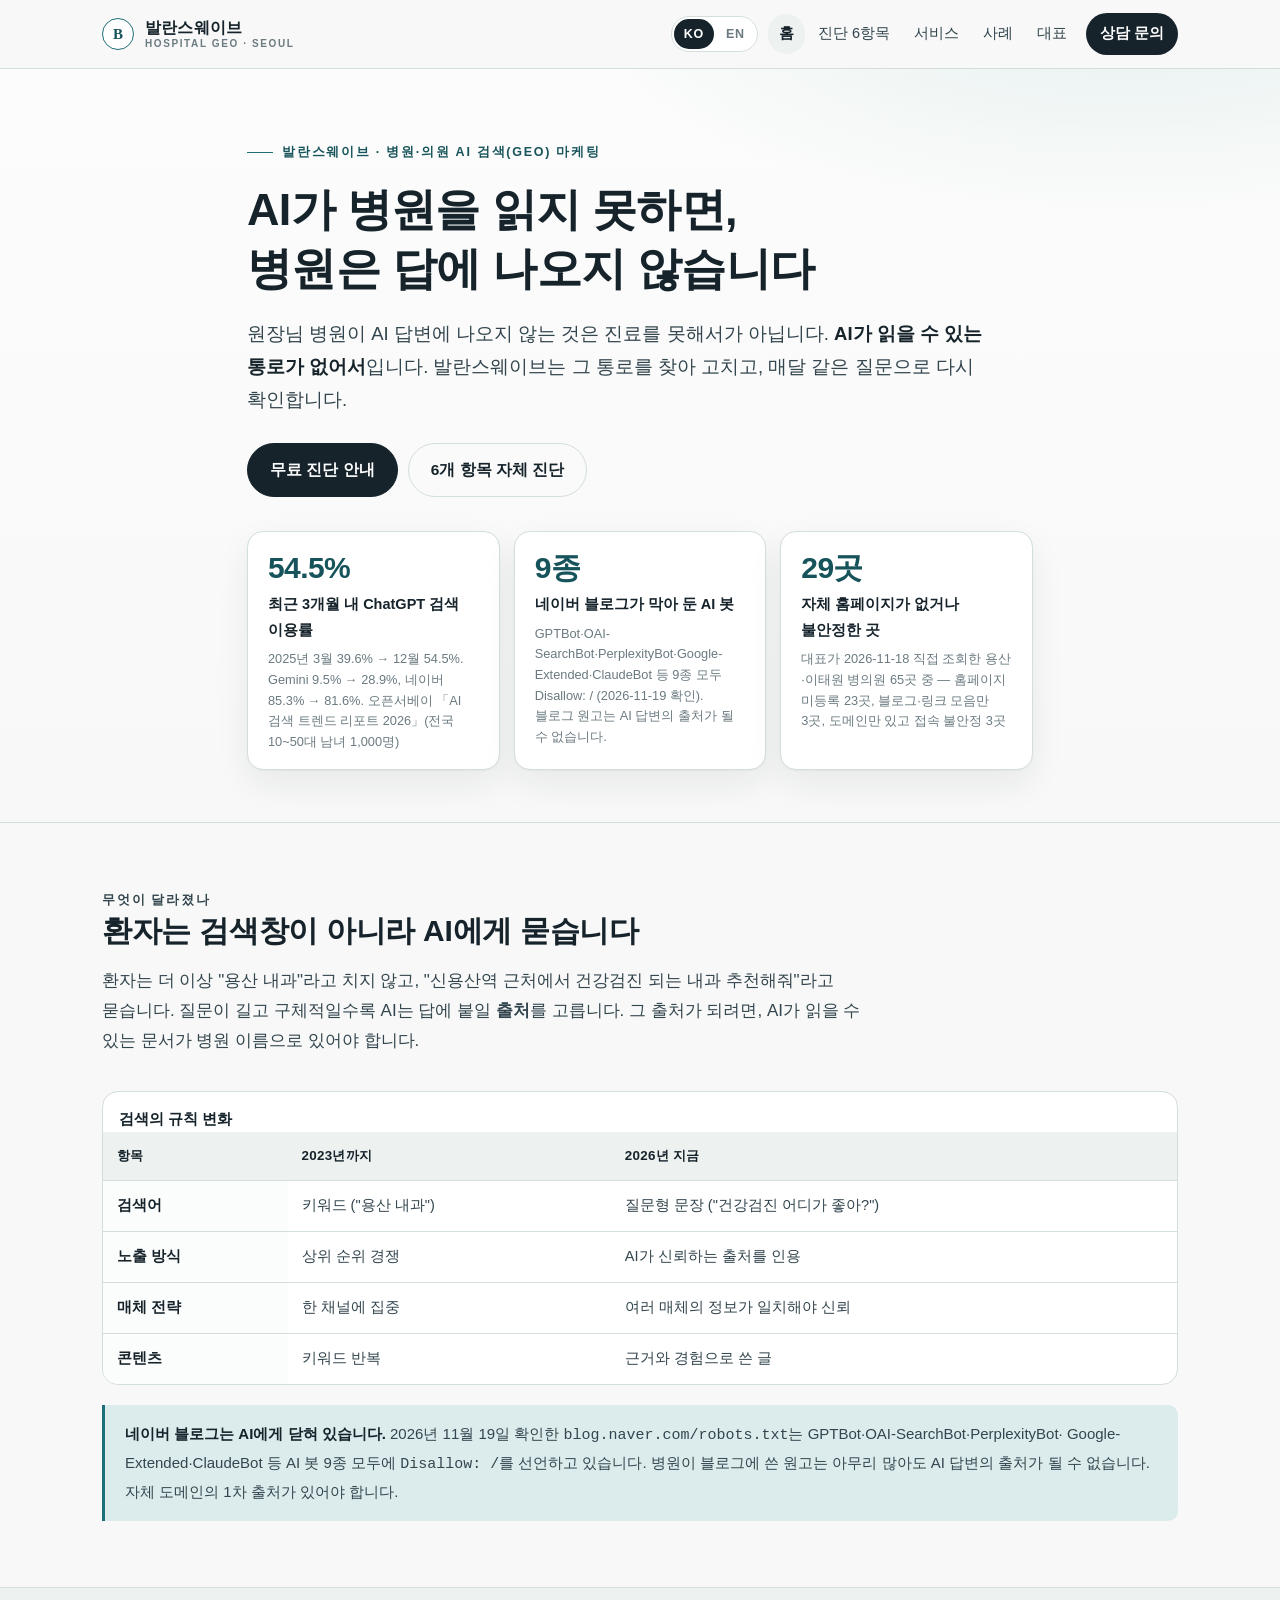
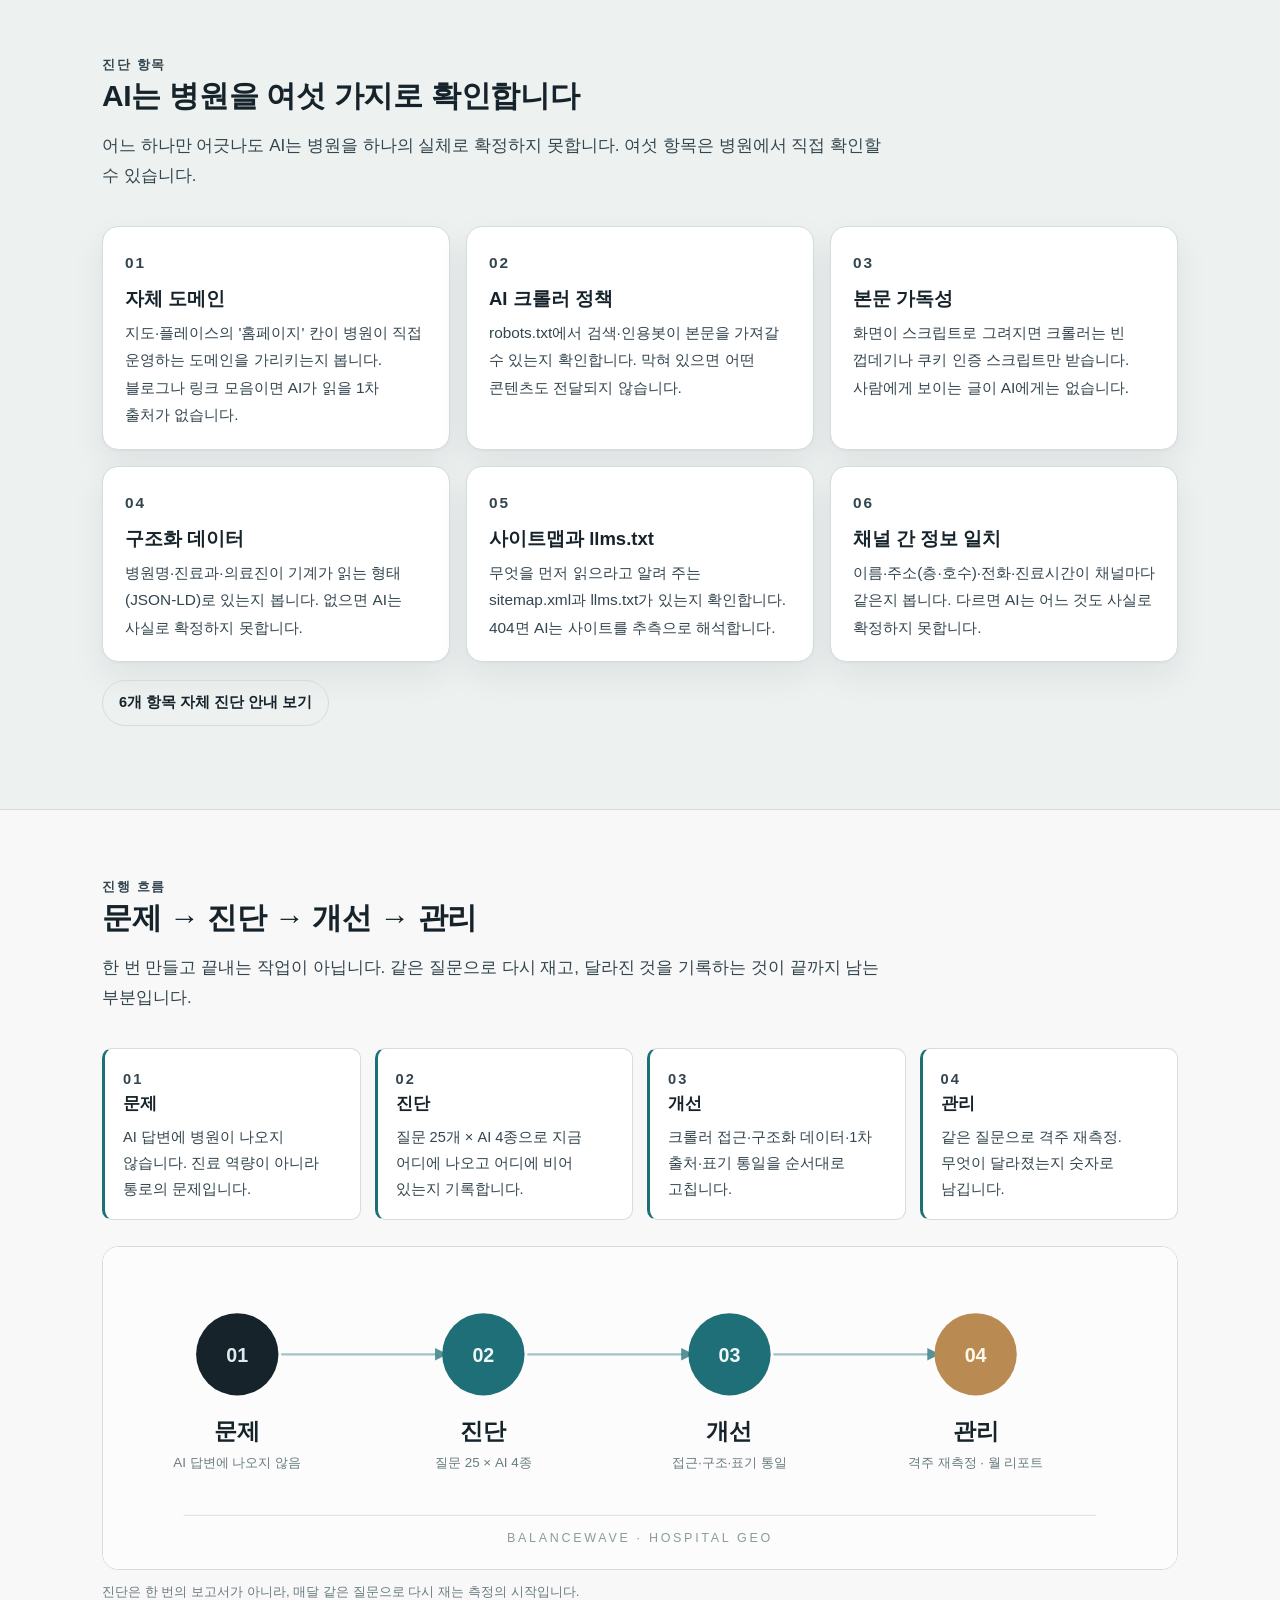
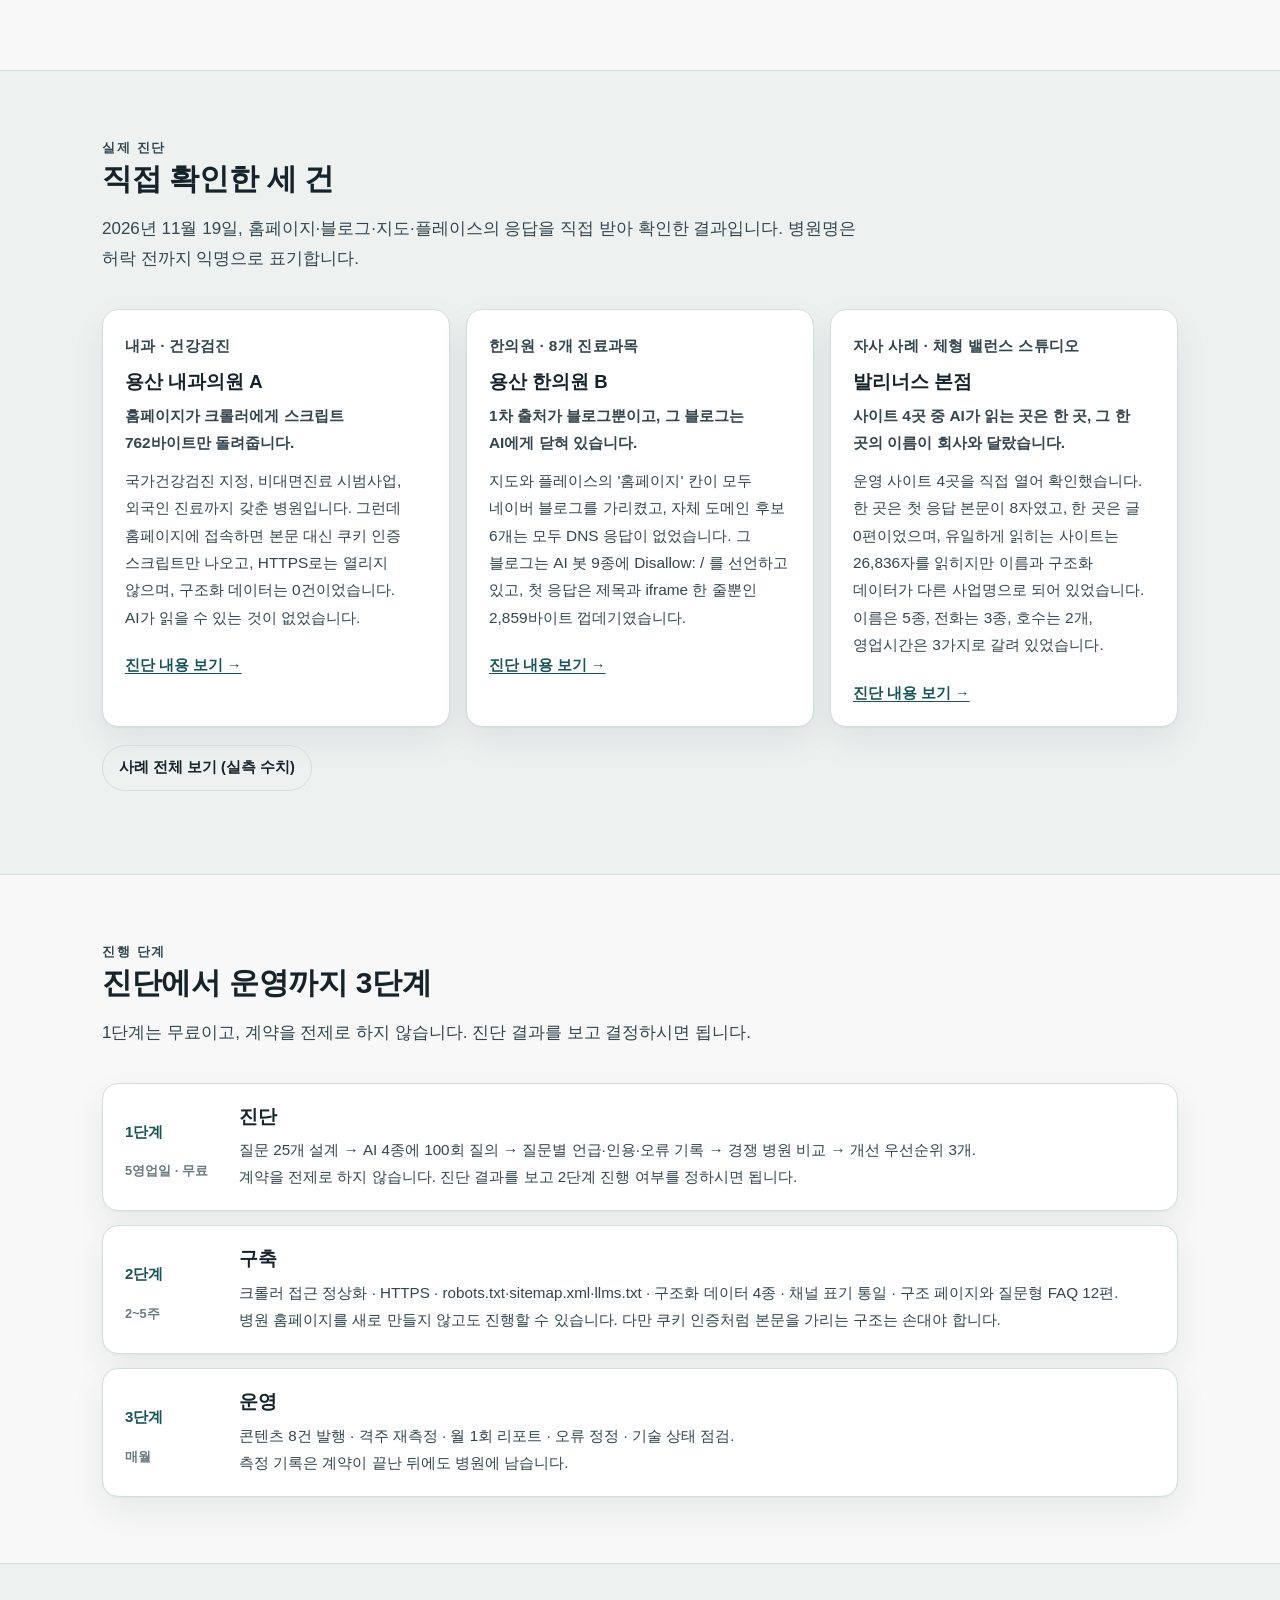
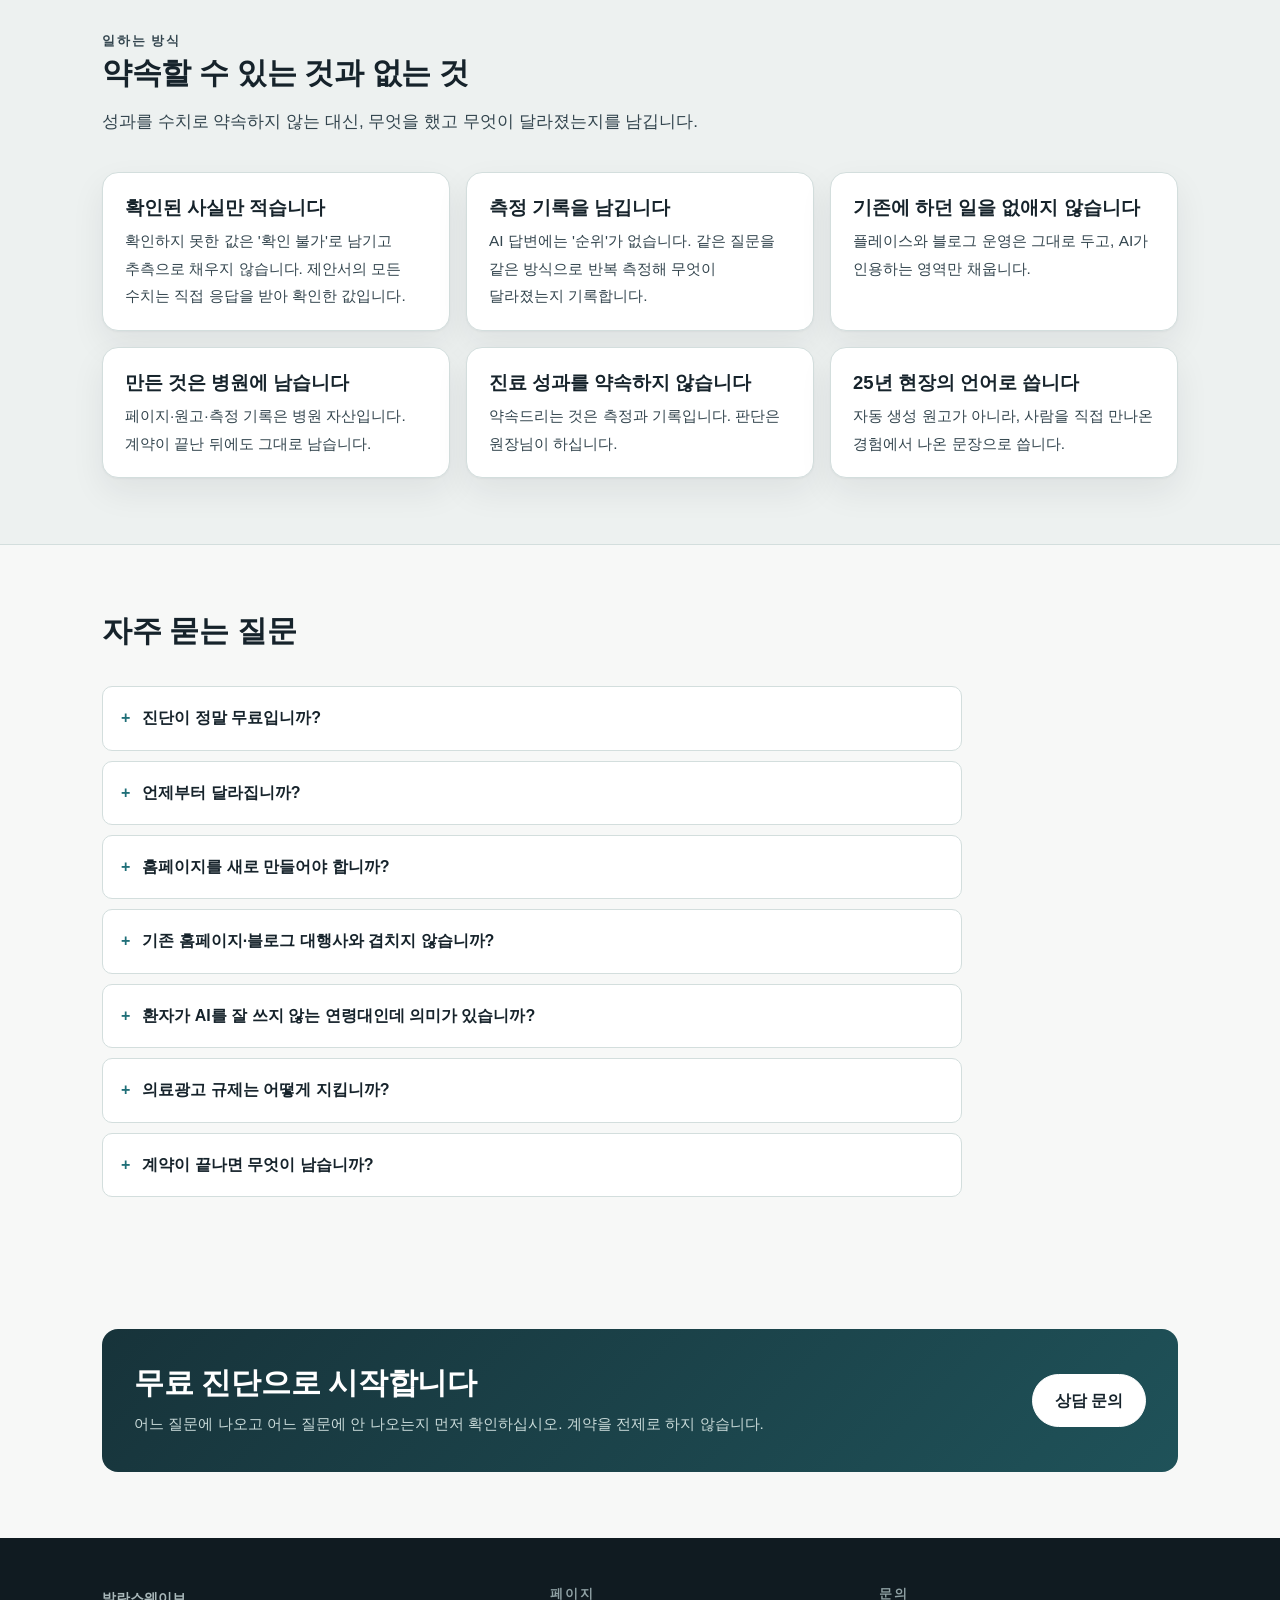
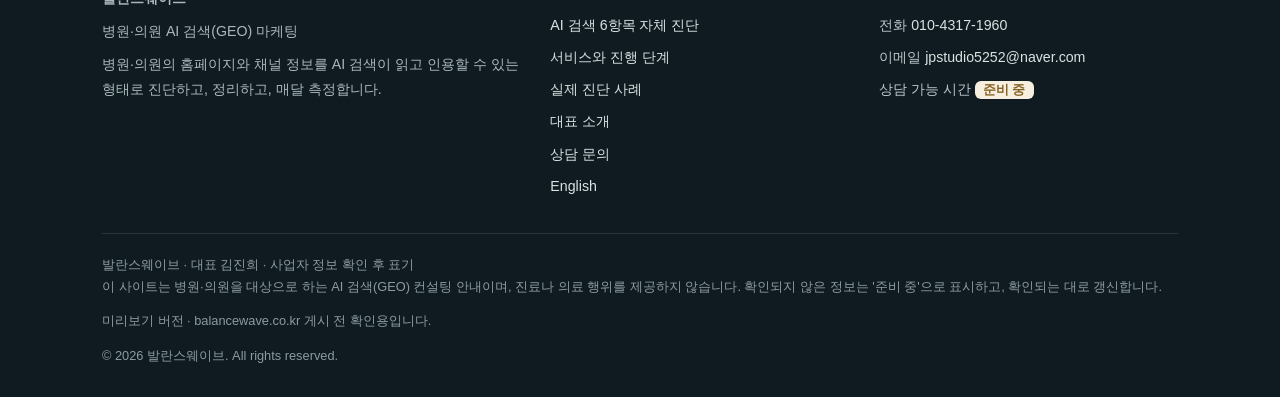
<file: index.html>
<!doctype html>
<html lang="ko">
<head>
<meta charset="utf-8">
<meta name="viewport" content="width=device-width, initial-scale=1">
<title>발란스웨이브 | 병원·의원 AI 검색(GEO) 진단·구축·운영</title>
<meta name="description" content="병원·의원이 AI 검색 답변의 출처가 되도록 홈페이지와 채널 정보를 진단하고 고칩니다. 질문 25개 × AI 4종 실측, 6개 항목 진단, 3단계 진행.">
<link rel="canonical" href="https://jpstudio5252-eng.github.io/balancewave-site/">
<link rel="alternate" hreflang="ko" href="https://jpstudio5252-eng.github.io/balancewave-site/">
<link rel="alternate" hreflang="en" href="https://jpstudio5252-eng.github.io/balancewave-site/en/">
<link rel="alternate" hreflang="x-default" href="https://jpstudio5252-eng.github.io/balancewave-site/">
<meta name="robots" content="index,follow,max-image-preview:large,max-snippet:-1">
<meta property="og:type" content="website">
<meta property="og:site_name" content="발란스웨이브">
<meta property="og:title" content="발란스웨이브 | 병원·의원 AI 검색(GEO) 진단·구축·운영">
<meta property="og:description" content="병원·의원이 AI 검색 답변의 출처가 되도록 홈페이지와 채널 정보를 진단하고 고칩니다. 질문 25개 × AI 4종 실측, 6개 항목 진단, 3단계 진행.">
<meta property="og:url" content="https://jpstudio5252-eng.github.io/balancewave-site/">
<meta property="og:image" content="https://jpstudio5252-eng.github.io/balancewave-site/assets/img/og.png">
<meta property="og:image:width" content="1200">
<meta property="og:image:height" content="630">
<meta property="og:image:alt" content="발란스웨이브 | 병원·의원 AI 검색(GEO) 진단·구축·운영">
<meta name="twitter:title" content="발란스웨이브 | 병원·의원 AI 검색(GEO) 진단·구축·운영">
<meta name="twitter:description" content="병원·의원이 AI 검색 답변의 출처가 되도록 홈페이지와 채널 정보를 진단하고 고칩니다. 질문 25개 × AI 4종 실측, 6개 항목 진단, 3단계 진행.">
<meta property="og:locale" content="ko_KR">
<meta name="twitter:card" content="summary_large_image">
<meta name="theme-color" content="#f7f8f7">
<link rel="icon" href="data:image/svg+xml,%3Csvg xmlns='http://www.w3.org/2000/svg' viewBox='0 0 64 64'%3E%3Crect width='64' height='64' rx='14' fill='%2316232b'/%3E%3Ctext x='32' y='44' font-family='Georgia,serif' font-size='30' fill='%23dceced' text-anchor='middle'%3EB%3C/text%3E%3C/svg%3E">
<link rel="llms" href="https://jpstudio5252-eng.github.io/balancewave-site/llms.txt" type="text/plain">
<link rel="stylesheet" href="assets/style.css">
<script type="application/ld+json">
{
  "@context": "https://schema.org",
  "@graph": [
    {
      "@type": "ProfessionalService",
      "@id": "https://jpstudio5252-eng.github.io/balancewave-site/#business",
      "name": "발란스웨이브",
      "alternateName": [
        "발란스웨이브",
        "BALANCEWAVE",
        "Balancewave"
      ],
      "url": "https://jpstudio5252-eng.github.io/balancewave-site/",
      "description": "병원·의원의 홈페이지와 채널 정보를 AI 검색이 읽고 인용할 수 있는 형태로 진단하고, 정리하고, 매달 측정합니다.",
      "slogan": "병원·의원 AI 검색(GEO) 마케팅",
      "founder": {
        "@id": "https://jpstudio5252-eng.github.io/balancewave-site/#founder"
      },
      "parentOrganization": {
        "@id": "https://jpstudio5252-eng.github.io/balancewave-site/#organization"
      },
      "telephone": "+821043171960",
      "email": "jpstudio5252@naver.com",
      "contactPoint": {
        "@type": "ContactPoint",
        "telephone": "+821043171960",
        "email": "jpstudio5252@naver.com",
        "contactType": "sales",
        "areaServed": "KR",
        "availableLanguage": [
          "ko",
          "en"
        ]
      },
      "areaServed": [
        {
          "@type": "City",
          "name": "서울"
        },
        {
          "@type": "AdministrativeArea",
          "name": "용산구"
        }
      ],
      "knowsAbout": [
        "생성형 엔진 최적화(GEO)",
        "AI 검색 노출",
        "병원 홈페이지 구조화 데이터",
        "의료기관 정보 정합성",
        "AI 크롤러 정책",
        "llms.txt"
      ],
      "hasOfferCatalog": {
        "@type": "OfferCatalog",
        "name": "서비스",
        "itemListElement": [
          {
            "@type": "Offer",
            "itemOffered": {
              "@type": "Service",
              "name": "AI 검색 현황 진단",
              "description": "환자가 실제로 묻는 질문 25개를 설계하고, ChatGPT·Gemini·Perplexity·네이버 AI에 같은 조건으로 질의합니다(25 × 4 = 100회). 질문마다 언급(병원 이름이 나왔는가) · 인용(병원 페이지가 출처로 붙었는가) · 오류(AI가 틀린 정보를 말했는가)를 기록합니다.",
              "serviceType": "AI 검색 현황 진단"
            }
          },
          {
            "@type": "Offer",
            "itemOffered": {
              "@type": "Service",
              "name": "기술 기반 구축",
              "description": "AI 크롤러가 본문을 읽도록 접근 구조를 정상화하고, HTTPS·robots.txt·sitemap.xml·llms.txt를 정비합니다. MedicalClinic·Physician·MedicalWebPage·FAQPage 구조화 데이터를 넣고, 지도·포털과 홈페이지의 이름·주소·진료시간 표기를 한 기준으로 맞춥니다.",
              "serviceType": "기술 기반 구축"
            }
          },
          {
            "@type": "Offer",
            "itemOffered": {
              "@type": "Service",
              "name": "콘텐츠 제작",
              "description": "진료과·검진 항목·장비·의료진·오시는 길을 기계가 읽을 수 있는 구조 페이지로 만들고, 환자 질문형 FAQ 12편을 씁니다. 원장님이 진료에서 겪은 일을 25년 현장의 언어로 정리하되, 진료 성과를 약속하는 표현은 쓰지 않습니다.",
              "serviceType": "콘텐츠 제작"
            }
          },
          {
            "@type": "Offer",
            "itemOffered": {
              "@type": "Service",
              "name": "월간 운영·측정",
              "description": "콘텐츠 8건을 발행하고(자체 발행 4건 + 네이버 브랜드블로그 4건), 질문 세트를 고정한 채 격주로 다시 측정합니다. 월 1회 리포트에 새로 인용되기 시작한 질문·아직 비어 있는 질문·다음 달 보강 우선순위를 담고, AI가 틀리게 말한 항목의 정정 내역을 함께 적습니다.",
              "serviceType": "월간 운영·측정"
            }
          }
        ]
      }
    },
    {
      "@type": "Organization",
      "@id": "https://jpstudio5252-eng.github.io/balancewave-site/#organization",
      "name": "발란스웨이브",
      "alternateName": [
        "발란스웨이브",
        "BALANCEWAVE",
        "Balancewave"
      ],
      "url": "https://jpstudio5252-eng.github.io/balancewave-site/",
      "description": "병원·의원 AI 검색(GEO) 마케팅",
      "logo": "https://jpstudio5252-eng.github.io/balancewave-site/assets/img/og.png",
      "image": "https://jpstudio5252-eng.github.io/balancewave-site/assets/img/og.png",
      "founder": {
        "@id": "https://jpstudio5252-eng.github.io/balancewave-site/#founder"
      },
      "contactPoint": {
        "@type": "ContactPoint",
        "telephone": "+821043171960",
        "email": "jpstudio5252@naver.com",
        "contactType": "sales",
        "availableLanguage": [
          "ko",
          "en"
        ]
      }
    },
    {
      "@type": "WebSite",
      "@id": "https://jpstudio5252-eng.github.io/balancewave-site/#website",
      "url": "https://jpstudio5252-eng.github.io/balancewave-site/",
      "name": "발란스웨이브",
      "alternateName": [
        "발란스웨이브",
        "BALANCEWAVE",
        "Balancewave"
      ],
      "description": "병원·의원 AI 검색(GEO) 마케팅",
      "inLanguage": "ko-KR",
      "publisher": {
        "@id": "https://jpstudio5252-eng.github.io/balancewave-site/#organization"
      }
    },
    {
      "@type": "Person",
      "@id": "https://jpstudio5252-eng.github.io/balancewave-site/#founder",
      "name": "김진희",
      "jobTitle": "발란스웨이브 대표",
      "worksFor": {
        "@id": "https://jpstudio5252-eng.github.io/balancewave-site/#organization"
      },
      "alumniOf": {
        "@type": "CollegeOrUniversity",
        "name": "경희대학교 동서의학대학원"
      },
      "knowsAbout": [
        "생성형 엔진 최적화",
        "병원 마케팅",
        "대체의학",
        "체형·근막 현장"
      ],
      "description": "경희대학교 동서의학대학원 대체의학 박사. 현장 경력 25년. 발리너스 창업자. 용산·이태원 병의원의 AI 검색 노출을 직접 진단하고 제안서를 씁니다."
    },
    {
      "@type": "WebPage",
      "@id": "https://jpstudio5252-eng.github.io/balancewave-site/#webpage",
      "url": "https://jpstudio5252-eng.github.io/balancewave-site/",
      "name": "발란스웨이브 | 병원·의원 AI 검색(GEO) 진단·구축·운영",
      "description": "병원·의원이 AI 검색 답변의 출처가 되도록 홈페이지와 채널 정보를 진단하고 고칩니다. 질문 25개 × AI 4종 실측, 6개 항목 진단, 3단계 진행.",
      "inLanguage": "ko-KR",
      "isPartOf": {
        "@id": "https://jpstudio5252-eng.github.io/balancewave-site/#website"
      },
      "publisher": {
        "@id": "https://jpstudio5252-eng.github.io/balancewave-site/#organization"
      },
      "about": {
        "@id": "https://jpstudio5252-eng.github.io/balancewave-site/#business"
      },
      "datePublished": "2026-11-20",
      "dateModified": "2026-11-20"
    },
    {
      "@type": "BreadcrumbList",
      "@id": "https://jpstudio5252-eng.github.io/balancewave-site/#breadcrumb-home",
      "itemListElement": [
        {
          "@type": "ListItem",
          "position": 1,
          "name": "홈",
          "item": "https://jpstudio5252-eng.github.io/balancewave-site/"
        }
      ]
    },
    {
      "@type": "FAQPage",
      "@id": "https://jpstudio5252-eng.github.io/balancewave-site/#home-faq",
      "inLanguage": "ko-KR",
      "isPartOf": {
        "@id": "https://jpstudio5252-eng.github.io/balancewave-site/#webpage"
      },
      "mainEntity": [
        {
          "@type": "Question",
          "name": "진단이 정말 무료입니까?",
          "acceptedAnswer": {
            "@type": "Answer",
            "text": "1단계 진단은 무료이고 계약을 전제로 하지 않습니다. 질문 25개를 설계해 AI 4종에 질의하고, 질문별 언급·인용·오류를 표로 드립니다. 결과를 보고 2단계 진행 여부를 정하시면 됩니다."
          }
        },
        {
          "@type": "Question",
          "name": "언제부터 달라집니까?",
          "acceptedAnswer": {
            "@type": "Answer",
            "text": "새로 만든 페이지가 검색과 AI에 반영되기까지 보통 2~4주, 첫 신호는 4~6주입니다. 반영 속도는 AI 모델과 경쟁 병원의 콘텐츠 양에 따라 달라지므로 속도를 약속하지 않고, 대신 같은 질문으로 격주 측정한 기록을 드립니다."
          }
        },
        {
          "@type": "Question",
          "name": "홈페이지를 새로 만들어야 합니까?",
          "acceptedAnswer": {
            "@type": "Answer",
            "text": "아닙니다. 지금 홈페이지를 그대로 두고 AI가 읽을 수 있는 페이지를 만들어 연결하는 방식으로 진행할 수 있습니다. 다만 쿠키 인증처럼 본문을 가리는 구조는 손대야 합니다. 그대로 두면 어떤 콘텐츠도 AI에게 전달되지 않습니다."
          }
        },
        {
          "@type": "Question",
          "name": "기존 홈페이지·블로그 대행사와 겹치지 않습니까?",
          "acceptedAnswer": {
            "@type": "Answer",
            "text": "겹치지 않습니다. 플레이스와 블로그 운영을 다른 곳에서 맡고 계셔도 그대로 두고, AI가 인용하는 영역만 채웁니다. 기존에 하던 일을 없애지 않습니다."
          }
        },
        {
          "@type": "Question",
          "name": "환자가 AI를 잘 쓰지 않는 연령대인데 의미가 있습니까?",
          "acceptedAnswer": {
            "@type": "Answer",
            "text": "검색은 환자만 하는 것이 아닙니다. 보호자와 자녀가 대신 알아보고, 그분들은 AI를 씁니다. AI 답변을 거쳐 오는 분은 이미 내용을 확인하고 오기 때문에 상담이 짧게 끝나는 편입니다. 다만 유입 인원을 수치로 약속하지는 않습니다."
          }
        },
        {
          "@type": "Question",
          "name": "의료광고 규제는 어떻게 지킵니까?",
          "acceptedAnswer": {
            "@type": "Answer",
            "text": "의료법 제56조와 의료광고 심의 기준을 지키는 범위에서만 씁니다. 진료 성과를 약속하는 표현, 환자를 부르는 문구, 질병의 결과를 단정하는 서술은 쓰지 않고, 진료 사실과 준비 사항 중심으로 씁니다."
          }
        },
        {
          "@type": "Question",
          "name": "계약이 끝나면 무엇이 남습니까?",
          "acceptedAnswer": {
            "@type": "Answer",
            "text": "제작한 페이지와 원고, 측정 기록은 병원 자산으로 남습니다. 계약 기간과 조건은 상담 후 문서로 확정합니다."
          }
        }
      ]
    }
  ]
}
</script>
</head>
<body>
<a class="skip-link" href="#main">본문으로 바로가기</a><header class="site-header"><div class="wrap header-inner"><a class="brand" href="./"><span class="brand-mark" aria-hidden="true">B</span><span class="brand-text"><span class="brand-name">발란스웨이브</span><span class="brand-sub">Hospital GEO · Seoul</span></span></a><div class="header-nav"><nav class="lang-switch" aria-label="언어 선택"><a href="./" hreflang="ko" aria-current="true" lang="ko">KO</a><a href="en/" hreflang="en" lang="en">EN</a></nav><nav class="site-nav" aria-label="주 메뉴"><a href="./" aria-current="page">홈</a><a href="diagnosis/">진단 6항목</a><a href="services/">서비스</a><a href="cases/">사례</a><a href="about/">대표</a><a href="contact/" class="nav-cta">상담 문의</a></nav></div></div></header>
<main id="main">

<section class="hero">
  <div class="wrap hero-inner">
    <p class="eyebrow">발란스웨이브 · 병원·의원 AI 검색(GEO) 마케팅</p>
    <h1>AI가 병원을 읽지 못하면,<br>병원은 답에 나오지 않습니다</h1>
    <p class="lede">원장님 병원이 AI 답변에 나오지 않는 것은 진료를 못해서가 아닙니다.
      <strong>AI가 읽을 수 있는 통로가 없어서</strong>입니다. 발란스웨이브는 그 통로를 찾아 고치고,
      매달 같은 질문으로 다시 확인합니다.</p>
    <div class="hero-actions">
      <a class="btn" href="contact/">무료 진단 안내</a>
      <a class="btn btn--ghost" href="diagnosis/">6개 항목 자체 진단</a>
    </div>
    <div class="stat-row"><div class="stat"><span class="stat-value">54.5%</span><span class="stat-label">최근 3개월 내 ChatGPT 검색 이용률</span><span class="stat-note">2025년 3월 39.6% → 12월 54.5%. Gemini 9.5% → 28.9%, 네이버 85.3% → 81.6%. 오픈서베이 「AI 검색 트렌드 리포트 2026」(전국 10~50대 남녀 1,000명)</span></div><div class="stat"><span class="stat-value">9종</span><span class="stat-label">네이버 블로그가 막아 둔 AI 봇</span><span class="stat-note">GPTBot·OAI-SearchBot·PerplexityBot·Google-Extended·ClaudeBot 등 9종 모두 Disallow: / (2026-11-19 확인). 블로그 원고는 AI 답변의 출처가 될 수 없습니다.</span></div><div class="stat"><span class="stat-value">29곳</span><span class="stat-label">자체 홈페이지가 없거나 불안정한 곳</span><span class="stat-note">대표가 2026-11-18 직접 조회한 용산·이태원 병의원 65곳 중 — 홈페이지 미등록 23곳, 블로그·링크 모음만 3곳, 도메인만 있고 접속 불안정 3곳</span></div></div>
  </div>
</section>

<section class="section">
  <div class="wrap">
    <div class="section-head">
      <p class="kicker">무엇이 달라졌나</p>
      <h2>환자는 검색창이 아니라 AI에게 묻습니다</h2>
      <p>환자는 더 이상 "용산 내과"라고 치지 않고, "신용산역 근처에서 건강검진 되는 내과 추천해줘"라고 묻습니다.
        질문이 길고 구체적일수록 AI는 답에 붙일 <strong>출처</strong>를 고릅니다. 그 출처가 되려면,
        AI가 읽을 수 있는 문서가 병원 이름으로 있어야 합니다.</p>
    </div>
    <div class="table-wrap">
      <table class="data">
        <caption>검색의 규칙 변화</caption>
        <thead><tr><th scope="col">항목</th><th scope="col">2023년까지</th><th scope="col">2026년 지금</th></tr></thead>
        <tbody>
          <tr><th scope="row">검색어</th><td>키워드 ("용산 내과")</td><td>질문형 문장 ("건강검진 어디가 좋아?")</td></tr>
          <tr><th scope="row">노출 방식</th><td>상위 순위 경쟁</td><td>AI가 신뢰하는 출처를 인용</td></tr>
          <tr><th scope="row">매체 전략</th><td>한 채널에 집중</td><td>여러 매체의 정보가 일치해야 신뢰</td></tr>
          <tr><th scope="row">콘텐츠</th><td>키워드 반복</td><td>근거와 경험으로 쓴 글</td></tr>
        </tbody>
      </table>
    </div>
    <div class="note">
      <strong>네이버 블로그는 AI에게 닫혀 있습니다.</strong>
      2026년 11월 19일 확인한 <code>blog.naver.com/robots.txt</code>는 GPTBot·OAI-SearchBot·PerplexityBot·
      Google-Extended·ClaudeBot 등 AI 봇 9종 모두에 <code>Disallow: /</code>를 선언하고 있습니다.
      병원이 블로그에 쓴 원고는 아무리 많아도 AI 답변의 출처가 될 수 없습니다. 자체 도메인의 1차 출처가 있어야 합니다.
    </div>
  </div>
</section>

<section class="section section--tint">
  <div class="wrap">
    <div class="section-head">
      <p class="kicker">진단 항목</p>
      <h2>AI는 병원을 여섯 가지로 확인합니다</h2>
      <p>어느 하나만 어긋나도 AI는 병원을 하나의 실체로 확정하지 못합니다. 여섯 항목은 병원에서 직접 확인할 수 있습니다.</p>
    </div>
    <div class="grid grid--3"><article class="card"><p class="card-no">01</p><h3>자체 도메인</h3><p>지도·플레이스의 &#x27;홈페이지&#x27; 칸이 병원이 직접 운영하는 도메인을 가리키는지 봅니다. 블로그나 링크 모음이면 AI가 읽을 1차 출처가 없습니다.</p></article><article class="card"><p class="card-no">02</p><h3>AI 크롤러 정책</h3><p>robots.txt에서 검색·인용봇이 본문을 가져갈 수 있는지 확인합니다. 막혀 있으면 어떤 콘텐츠도 전달되지 않습니다.</p></article><article class="card"><p class="card-no">03</p><h3>본문 가독성</h3><p>화면이 스크립트로 그려지면 크롤러는 빈 껍데기나 쿠키 인증 스크립트만 받습니다. 사람에게 보이는 글이 AI에게는 없습니다.</p></article><article class="card"><p class="card-no">04</p><h3>구조화 데이터</h3><p>병원명·진료과·의료진이 기계가 읽는 형태(JSON-LD)로 있는지 봅니다. 없으면 AI는 사실로 확정하지 못합니다.</p></article><article class="card"><p class="card-no">05</p><h3>사이트맵과 llms.txt</h3><p>무엇을 먼저 읽으라고 알려 주는 sitemap.xml과 llms.txt가 있는지 확인합니다. 404면 AI는 사이트를 추측으로 해석합니다.</p></article><article class="card"><p class="card-no">06</p><h3>채널 간 정보 일치</h3><p>이름·주소(층·호수)·전화·진료시간이 채널마다 같은지 봅니다. 다르면 AI는 어느 것도 사실로 확정하지 못합니다.</p></article></div>
    <p class="mt-2"><a class="btn btn--ghost btn--sm" href="diagnosis/">6개 항목 자체 진단 안내 보기</a></p>
  </div>
</section>

<section class="section">
  <div class="wrap">
    <div class="section-head">
      <p class="kicker">진행 흐름</p>
      <h2>문제 → 진단 → 개선 → 관리</h2>
      <p>한 번 만들고 끝내는 작업이 아닙니다. 같은 질문으로 다시 재고, 달라진 것을 기록하는 것이 끝까지 남는 부분입니다.</p>
    </div>
    <div class="flow"><article class="flow-step"><p class="flow-no">01</p><h3>문제</h3><p>AI 답변에 병원이 나오지 않습니다. 진료 역량이 아니라 통로의 문제입니다.</p></article><article class="flow-step"><p class="flow-no">02</p><h3>진단</h3><p>질문 25개 × AI 4종으로 지금 어디에 나오고 어디에 비어 있는지 기록합니다.</p></article><article class="flow-step"><p class="flow-no">03</p><h3>개선</h3><p>크롤러 접근·구조화 데이터·1차 출처·표기 통일을 순서대로 고칩니다.</p></article><article class="flow-step"><p class="flow-no">04</p><h3>관리</h3><p>같은 질문으로 격주 재측정. 무엇이 달라졌는지 숫자로 남깁니다.</p></article></div>
    <figure class="figure">
      <img src="assets/img/flow.svg" alt="01 문제, 02 진단, 03 개선, 04 관리로 이어지는 4단계 흐름 도해. 각 단계가 다음 단계로 연결되어 있음." width="1200" height="360">
      <figcaption>진단은 한 번의 보고서가 아니라, 매달 같은 질문으로 다시 재는 측정의 시작입니다.</figcaption>
    </figure>
  </div>
</section>

<section class="section section--tint">
  <div class="wrap">
    <div class="section-head">
      <p class="kicker">실제 진단</p>
      <h2>직접 확인한 세 건</h2>
      <p>2026년 11월 19일, 홈페이지·블로그·지도·플레이스의 응답을 직접 받아 확인한 결과입니다.
        병원명은 허락 전까지 익명으로 표기합니다.</p>
    </div>
    <div class="grid grid--3"><article class="card"><p class="card-sub">내과 · 건강검진</p><h3>용산 내과의원 A</h3><p><strong>홈페이지가 크롤러에게 스크립트 762바이트만 돌려줍니다.</strong></p><p>국가건강검진 지정, 비대면진료 시범사업, 외국인 진료까지 갖춘 병원입니다. 그런데 홈페이지에 접속하면 본문 대신 쿠키 인증 스크립트만 나오고, HTTPS로는 열리지 않으며, 구조화 데이터는 0건이었습니다. AI가 읽을 수 있는 것이 없었습니다.</p><a class="card-link" href="cases/">진단 내용 보기 →</a></article><article class="card"><p class="card-sub">한의원 · 8개 진료과목</p><h3>용산 한의원 B</h3><p><strong>1차 출처가 블로그뿐이고, 그 블로그는 AI에게 닫혀 있습니다.</strong></p><p>지도와 플레이스의 &#x27;홈페이지&#x27; 칸이 모두 네이버 블로그를 가리켰고, 자체 도메인 후보 6개는 모두 DNS 응답이 없었습니다. 그 블로그는 AI 봇 9종에 Disallow: / 를 선언하고 있고, 첫 응답은 제목과 iframe 한 줄뿐인 2,859바이트 껍데기였습니다.</p><a class="card-link" href="cases/">진단 내용 보기 →</a></article><article class="card"><p class="card-sub">자사 사례 · 체형 밸런스 스튜디오</p><h3>발리너스 본점</h3><p><strong>사이트 4곳 중 AI가 읽는 곳은 한 곳, 그 한 곳의 이름이 회사와 달랐습니다.</strong></p><p>운영 사이트 4곳을 직접 열어 확인했습니다. 한 곳은 첫 응답 본문이 8자였고, 한 곳은 글 0편이었으며, 유일하게 읽히는 사이트는 26,836자를 읽히지만 이름과 구조화 데이터가 다른 사업명으로 되어 있었습니다. 이름은 5종, 전화는 3종, 호수는 2개, 영업시간은 3가지로 갈려 있었습니다.</p><a class="card-link" href="cases/">진단 내용 보기 →</a></article></div>
    <p class="mt-2"><a class="btn btn--ghost btn--sm" href="cases/">사례 전체 보기 (실측 수치)</a></p>
  </div>
</section>

<section class="section">
  <div class="wrap">
    <div class="section-head">
      <p class="kicker">진행 단계</p>
      <h2>진단에서 운영까지 3단계</h2>
      <p>1단계는 무료이고, 계약을 전제로 하지 않습니다. 진단 결과를 보고 결정하시면 됩니다.</p>
    </div>
    <div class="timeline"><article class="tl"><div><p class="tl-no">1단계</p><span class="tl-period">5영업일 · 무료</span></div><div class="tl-body"><h3>진단</h3><p>질문 25개 설계 → AI 4종에 100회 질의 → 질문별 언급·인용·오류 기록 → 경쟁 병원 비교 → 개선 우선순위 3개.</p><p class="tl-note">계약을 전제로 하지 않습니다. 진단 결과를 보고 2단계 진행 여부를 정하시면 됩니다.</p></div></article><article class="tl"><div><p class="tl-no">2단계</p><span class="tl-period">2~5주</span></div><div class="tl-body"><h3>구축</h3><p>크롤러 접근 정상화 · HTTPS · robots.txt·sitemap.xml·llms.txt · 구조화 데이터 4종 · 채널 표기 통일 · 구조 페이지와 질문형 FAQ 12편.</p><p class="tl-note">병원 홈페이지를 새로 만들지 않고도 진행할 수 있습니다. 다만 쿠키 인증처럼 본문을 가리는 구조는 손대야 합니다.</p></div></article><article class="tl"><div><p class="tl-no">3단계</p><span class="tl-period">매월</span></div><div class="tl-body"><h3>운영</h3><p>콘텐츠 8건 발행 · 격주 재측정 · 월 1회 리포트 · 오류 정정 · 기술 상태 점검.</p><p class="tl-note">측정 기록은 계약이 끝난 뒤에도 병원에 남습니다.</p></div></article></div>
  </div>
</section>

<section class="section section--tint">
  <div class="wrap">
    <div class="section-head">
      <p class="kicker">일하는 방식</p>
      <h2>약속할 수 있는 것과 없는 것</h2>
      <p>성과를 수치로 약속하지 않는 대신, 무엇을 했고 무엇이 달라졌는지를 남깁니다.</p>
    </div>
    <div class="grid grid--3"><article class="card"><h3>확인된 사실만 적습니다</h3><p>확인하지 못한 값은 &#x27;확인 불가&#x27;로 남기고 추측으로 채우지 않습니다. 제안서의 모든 수치는 직접 응답을 받아 확인한 값입니다.</p></article><article class="card"><h3>측정 기록을 남깁니다</h3><p>AI 답변에는 &#x27;순위&#x27;가 없습니다. 같은 질문을 같은 방식으로 반복 측정해 무엇이 달라졌는지 기록합니다.</p></article><article class="card"><h3>기존에 하던 일을 없애지 않습니다</h3><p>플레이스와 블로그 운영은 그대로 두고, AI가 인용하는 영역만 채웁니다.</p></article><article class="card"><h3>만든 것은 병원에 남습니다</h3><p>페이지·원고·측정 기록은 병원 자산입니다. 계약이 끝난 뒤에도 그대로 남습니다.</p></article><article class="card"><h3>진료 성과를 약속하지 않습니다</h3><p>약속드리는 것은 측정과 기록입니다. 판단은 원장님이 하십니다.</p></article><article class="card"><h3>25년 현장의 언어로 씁니다</h3><p>자동 생성 원고가 아니라, 사람을 직접 만나온 경험에서 나온 문장으로 씁니다.</p></article></div>
  </div>
</section>

<section class="section" id="faq">
  <div class="wrap">
    <div class="section-head"><h2>자주 묻는 질문</h2></div><div class="faq"><details><summary>진단이 정말 무료입니까?</summary><p>1단계 진단은 무료이고 계약을 전제로 하지 않습니다. 질문 25개를 설계해 AI 4종에 질의하고, 질문별 언급·인용·오류를 표로 드립니다. 결과를 보고 2단계 진행 여부를 정하시면 됩니다.</p></details><details><summary>언제부터 달라집니까?</summary><p>새로 만든 페이지가 검색과 AI에 반영되기까지 보통 2~4주, 첫 신호는 4~6주입니다. 반영 속도는 AI 모델과 경쟁 병원의 콘텐츠 양에 따라 달라지므로 속도를 약속하지 않고, 대신 같은 질문으로 격주 측정한 기록을 드립니다.</p></details><details><summary>홈페이지를 새로 만들어야 합니까?</summary><p>아닙니다. 지금 홈페이지를 그대로 두고 AI가 읽을 수 있는 페이지를 만들어 연결하는 방식으로 진행할 수 있습니다. 다만 쿠키 인증처럼 본문을 가리는 구조는 손대야 합니다. 그대로 두면 어떤 콘텐츠도 AI에게 전달되지 않습니다.</p></details><details><summary>기존 홈페이지·블로그 대행사와 겹치지 않습니까?</summary><p>겹치지 않습니다. 플레이스와 블로그 운영을 다른 곳에서 맡고 계셔도 그대로 두고, AI가 인용하는 영역만 채웁니다. 기존에 하던 일을 없애지 않습니다.</p></details><details><summary>환자가 AI를 잘 쓰지 않는 연령대인데 의미가 있습니까?</summary><p>검색은 환자만 하는 것이 아닙니다. 보호자와 자녀가 대신 알아보고, 그분들은 AI를 씁니다. AI 답변을 거쳐 오는 분은 이미 내용을 확인하고 오기 때문에 상담이 짧게 끝나는 편입니다. 다만 유입 인원을 수치로 약속하지는 않습니다.</p></details><details><summary>의료광고 규제는 어떻게 지킵니까?</summary><p>의료법 제56조와 의료광고 심의 기준을 지키는 범위에서만 씁니다. 진료 성과를 약속하는 표현, 환자를 부르는 문구, 질병의 결과를 단정하는 서술은 쓰지 않고, 진료 사실과 준비 사항 중심으로 씁니다.</p></details><details><summary>계약이 끝나면 무엇이 남습니까?</summary><p>제작한 페이지와 원고, 측정 기록은 병원 자산으로 남습니다. 계약 기간과 조건은 상담 후 문서로 확정합니다.</p></details></div>
  </div>
</section>

<section class="section">
  <div class="wrap"><div class="cta-band"><div><h2>무료 진단으로 시작합니다</h2><p>어느 질문에 나오고 어느 질문에 안 나오는지 먼저 확인하십시오. 계약을 전제로 하지 않습니다.</p></div><a class="btn" href="contact/">상담 문의</a></div></div>
</section>

</main>
<footer class="site-footer">
  <div class="wrap">
    <div class="footer-grid">
      <div>
        <p class="footer-brand">발란스웨이브</p>
        <p>병원·의원 AI 검색(GEO) 마케팅</p>
        <p>병원·의원의 홈페이지와 채널 정보를 AI 검색이 읽고 인용할 수 있는 형태로 진단하고, 정리하고, 매달 측정합니다.</p>
      </div>
      <div>
        <h2>페이지</h2>
        <ul class="footer-list">
          <li><a href="diagnosis/">AI 검색 6항목 자체 진단</a></li>
          <li><a href="services/">서비스와 진행 단계</a></li>
          <li><a href="cases/">실제 진단 사례</a></li>
          <li><a href="about/">대표 소개</a></li>
          <li><a href="contact/">상담 문의</a></li>
          <li><a href="en/" lang="en" hreflang="en">English</a></li>
        </ul>
      </div>
      <div>
        <h2>문의</h2>
        <ul class="footer-list">
          <li>전화 <a href="tel:+821043171960">010-4317-1960</a></li>
          <li>이메일 <a href="mailto:jpstudio5252@naver.com">jpstudio5252@naver.com</a></li>
          <li>상담 가능 시간 <span class="todo">준비 중</span></li>
        </ul>
      </div>
    </div>
    <div class="footer-legal">발란스웨이브 · 대표 김진희 · 사업자 정보 확인 후 표기<br>이 사이트는 병원·의원을 대상으로 하는 AI 검색(GEO) 컨설팅 안내이며, 진료나 의료 행위를 제공하지 않습니다. 확인되지 않은 정보는 '준비 중'으로 표시하고, 확인되는 대로 갱신합니다.<p class="footer-legal" style="border-top:0;padding-top:0;margin-top:12px">미리보기 버전 · balancewave.co.kr 게시 전 확인용입니다.</p>
      <p style="margin:10px 0 0">© 2026 발란스웨이브. All rights reserved.</p>
    </div>
  </div>
</footer>
</body>
</html>
</file>
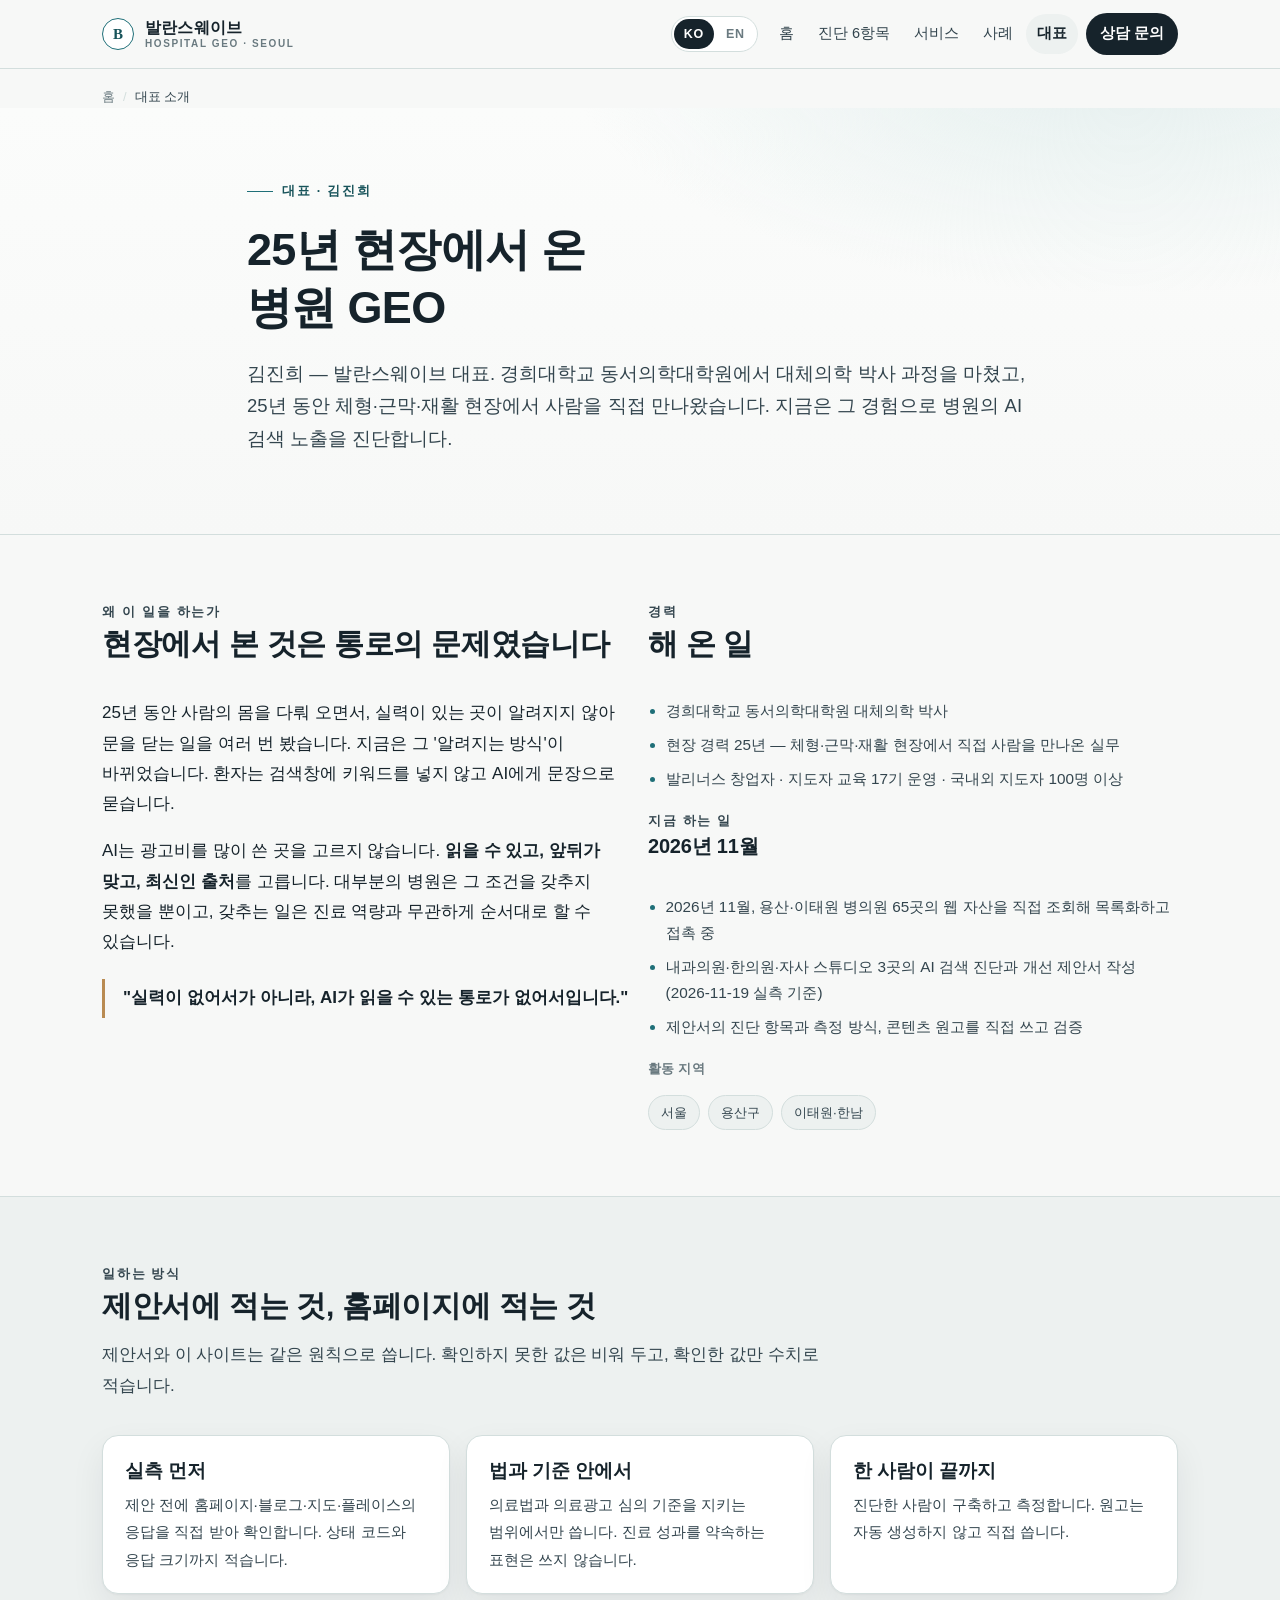
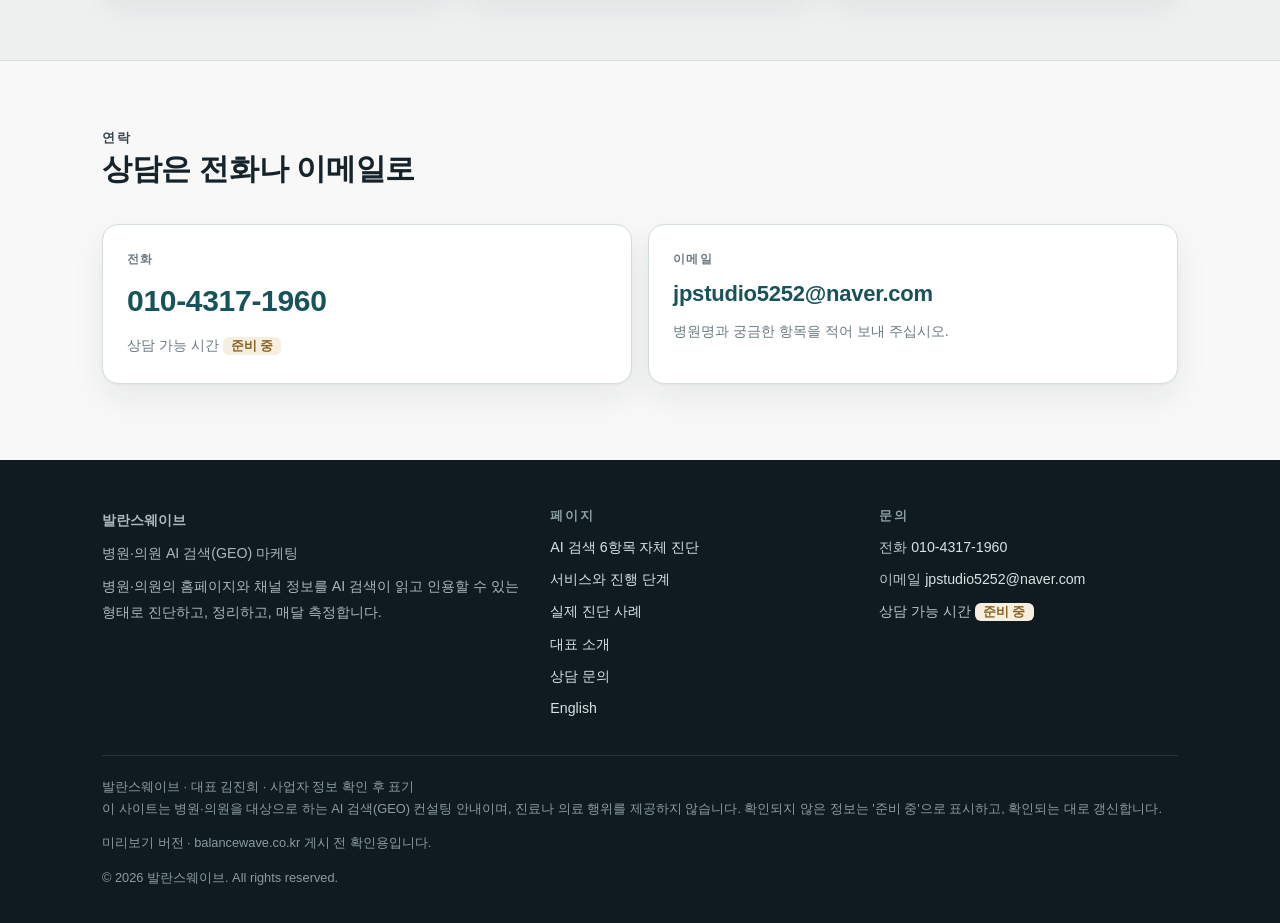
<file: about/index.html>
<!doctype html>
<html lang="ko">
<head>
<meta charset="utf-8">
<meta name="viewport" content="width=device-width, initial-scale=1">
<title>대표 소개 — 김진희 | 발란스웨이브</title>
<meta name="description" content="김진희 — 경희대학교 동서의학대학원 대체의학 박사, 현장 경력 25년, 발리너스 창업자. 용산·이태원 병의원의 AI 검색 노출을 직접 진단하고 제안서를 씁니다.">
<link rel="canonical" href="https://jpstudio5252-eng.github.io/balancewave-site/about/">
<meta name="robots" content="index,follow,max-image-preview:large,max-snippet:-1">
<meta property="og:type" content="website">
<meta property="og:site_name" content="발란스웨이브">
<meta property="og:title" content="대표 소개 — 김진희 | 발란스웨이브">
<meta property="og:description" content="김진희 — 경희대학교 동서의학대학원 대체의학 박사, 현장 경력 25년, 발리너스 창업자. 용산·이태원 병의원의 AI 검색 노출을 직접 진단하고 제안서를 씁니다.">
<meta property="og:url" content="https://jpstudio5252-eng.github.io/balancewave-site/about/">
<meta property="og:image" content="https://jpstudio5252-eng.github.io/balancewave-site/assets/img/og.png">
<meta property="og:image:width" content="1200">
<meta property="og:image:height" content="630">
<meta property="og:image:alt" content="대표 소개 — 김진희 | 발란스웨이브">
<meta name="twitter:title" content="대표 소개 — 김진희 | 발란스웨이브">
<meta name="twitter:description" content="김진희 — 경희대학교 동서의학대학원 대체의학 박사, 현장 경력 25년, 발리너스 창업자. 용산·이태원 병의원의 AI 검색 노출을 직접 진단하고 제안서를 씁니다.">
<meta property="og:locale" content="ko_KR">
<meta name="twitter:card" content="summary_large_image">
<meta name="theme-color" content="#f7f8f7">
<link rel="icon" href="data:image/svg+xml,%3Csvg xmlns='http://www.w3.org/2000/svg' viewBox='0 0 64 64'%3E%3Crect width='64' height='64' rx='14' fill='%2316232b'/%3E%3Ctext x='32' y='44' font-family='Georgia,serif' font-size='30' fill='%23dceced' text-anchor='middle'%3EB%3C/text%3E%3C/svg%3E">
<link rel="llms" href="https://jpstudio5252-eng.github.io/balancewave-site/llms.txt" type="text/plain">
<link rel="stylesheet" href="../assets/style.css">
<script type="application/ld+json">
{
  "@context": "https://schema.org",
  "@graph": [
    {
      "@type": "ProfessionalService",
      "@id": "https://jpstudio5252-eng.github.io/balancewave-site/#business",
      "name": "발란스웨이브",
      "alternateName": [
        "발란스웨이브",
        "BALANCEWAVE",
        "Balancewave"
      ],
      "url": "https://jpstudio5252-eng.github.io/balancewave-site/",
      "description": "병원·의원의 홈페이지와 채널 정보를 AI 검색이 읽고 인용할 수 있는 형태로 진단하고, 정리하고, 매달 측정합니다.",
      "slogan": "병원·의원 AI 검색(GEO) 마케팅",
      "founder": {
        "@id": "https://jpstudio5252-eng.github.io/balancewave-site/#founder"
      },
      "parentOrganization": {
        "@id": "https://jpstudio5252-eng.github.io/balancewave-site/#organization"
      },
      "telephone": "+821043171960",
      "email": "jpstudio5252@naver.com",
      "contactPoint": {
        "@type": "ContactPoint",
        "telephone": "+821043171960",
        "email": "jpstudio5252@naver.com",
        "contactType": "sales",
        "areaServed": "KR",
        "availableLanguage": [
          "ko",
          "en"
        ]
      },
      "areaServed": [
        {
          "@type": "City",
          "name": "서울"
        },
        {
          "@type": "AdministrativeArea",
          "name": "용산구"
        }
      ],
      "knowsAbout": [
        "생성형 엔진 최적화(GEO)",
        "AI 검색 노출",
        "병원 홈페이지 구조화 데이터",
        "의료기관 정보 정합성",
        "AI 크롤러 정책",
        "llms.txt"
      ],
      "hasOfferCatalog": {
        "@type": "OfferCatalog",
        "name": "서비스",
        "itemListElement": [
          {
            "@type": "Offer",
            "itemOffered": {
              "@type": "Service",
              "name": "AI 검색 현황 진단",
              "description": "환자가 실제로 묻는 질문 25개를 설계하고, ChatGPT·Gemini·Perplexity·네이버 AI에 같은 조건으로 질의합니다(25 × 4 = 100회). 질문마다 언급(병원 이름이 나왔는가) · 인용(병원 페이지가 출처로 붙었는가) · 오류(AI가 틀린 정보를 말했는가)를 기록합니다.",
              "serviceType": "AI 검색 현황 진단"
            }
          },
          {
            "@type": "Offer",
            "itemOffered": {
              "@type": "Service",
              "name": "기술 기반 구축",
              "description": "AI 크롤러가 본문을 읽도록 접근 구조를 정상화하고, HTTPS·robots.txt·sitemap.xml·llms.txt를 정비합니다. MedicalClinic·Physician·MedicalWebPage·FAQPage 구조화 데이터를 넣고, 지도·포털과 홈페이지의 이름·주소·진료시간 표기를 한 기준으로 맞춥니다.",
              "serviceType": "기술 기반 구축"
            }
          },
          {
            "@type": "Offer",
            "itemOffered": {
              "@type": "Service",
              "name": "콘텐츠 제작",
              "description": "진료과·검진 항목·장비·의료진·오시는 길을 기계가 읽을 수 있는 구조 페이지로 만들고, 환자 질문형 FAQ 12편을 씁니다. 원장님이 진료에서 겪은 일을 25년 현장의 언어로 정리하되, 진료 성과를 약속하는 표현은 쓰지 않습니다.",
              "serviceType": "콘텐츠 제작"
            }
          },
          {
            "@type": "Offer",
            "itemOffered": {
              "@type": "Service",
              "name": "월간 운영·측정",
              "description": "콘텐츠 8건을 발행하고(자체 발행 4건 + 네이버 브랜드블로그 4건), 질문 세트를 고정한 채 격주로 다시 측정합니다. 월 1회 리포트에 새로 인용되기 시작한 질문·아직 비어 있는 질문·다음 달 보강 우선순위를 담고, AI가 틀리게 말한 항목의 정정 내역을 함께 적습니다.",
              "serviceType": "월간 운영·측정"
            }
          }
        ]
      }
    },
    {
      "@type": "Organization",
      "@id": "https://jpstudio5252-eng.github.io/balancewave-site/#organization",
      "name": "발란스웨이브",
      "alternateName": [
        "발란스웨이브",
        "BALANCEWAVE",
        "Balancewave"
      ],
      "url": "https://jpstudio5252-eng.github.io/balancewave-site/",
      "description": "병원·의원 AI 검색(GEO) 마케팅",
      "logo": "https://jpstudio5252-eng.github.io/balancewave-site/assets/img/og.png",
      "image": "https://jpstudio5252-eng.github.io/balancewave-site/assets/img/og.png",
      "founder": {
        "@id": "https://jpstudio5252-eng.github.io/balancewave-site/#founder"
      },
      "contactPoint": {
        "@type": "ContactPoint",
        "telephone": "+821043171960",
        "email": "jpstudio5252@naver.com",
        "contactType": "sales",
        "availableLanguage": [
          "ko",
          "en"
        ]
      }
    },
    {
      "@type": "WebSite",
      "@id": "https://jpstudio5252-eng.github.io/balancewave-site/#website",
      "url": "https://jpstudio5252-eng.github.io/balancewave-site/",
      "name": "발란스웨이브",
      "alternateName": [
        "발란스웨이브",
        "BALANCEWAVE",
        "Balancewave"
      ],
      "description": "병원·의원 AI 검색(GEO) 마케팅",
      "inLanguage": "ko-KR",
      "publisher": {
        "@id": "https://jpstudio5252-eng.github.io/balancewave-site/#organization"
      }
    },
    {
      "@type": "Person",
      "@id": "https://jpstudio5252-eng.github.io/balancewave-site/#founder",
      "name": "김진희",
      "jobTitle": "발란스웨이브 대표",
      "worksFor": {
        "@id": "https://jpstudio5252-eng.github.io/balancewave-site/#organization"
      },
      "alumniOf": {
        "@type": "CollegeOrUniversity",
        "name": "경희대학교 동서의학대학원"
      },
      "knowsAbout": [
        "생성형 엔진 최적화",
        "병원 마케팅",
        "대체의학",
        "체형·근막 현장"
      ],
      "description": "경희대학교 동서의학대학원 대체의학 박사. 현장 경력 25년. 발리너스 창업자. 용산·이태원 병의원의 AI 검색 노출을 직접 진단하고 제안서를 씁니다."
    },
    {
      "@type": "WebPage",
      "@id": "https://jpstudio5252-eng.github.io/balancewave-site/about/#webpage",
      "url": "https://jpstudio5252-eng.github.io/balancewave-site/about/",
      "name": "대표 소개 — 김진희 | 발란스웨이브",
      "description": "김진희 — 경희대학교 동서의학대학원 대체의학 박사, 현장 경력 25년, 발리너스 창업자. 용산·이태원 병의원의 AI 검색 노출을 직접 진단하고 제안서를 씁니다.",
      "inLanguage": "ko-KR",
      "isPartOf": {
        "@id": "https://jpstudio5252-eng.github.io/balancewave-site/#website"
      },
      "publisher": {
        "@id": "https://jpstudio5252-eng.github.io/balancewave-site/#organization"
      },
      "about": {
        "@id": "https://jpstudio5252-eng.github.io/balancewave-site/#business"
      },
      "datePublished": "2026-11-20",
      "dateModified": "2026-11-20"
    },
    {
      "@type": "BreadcrumbList",
      "@id": "https://jpstudio5252-eng.github.io/balancewave-site/#breadcrumb-about",
      "itemListElement": [
        {
          "@type": "ListItem",
          "position": 1,
          "name": "홈",
          "item": "https://jpstudio5252-eng.github.io/balancewave-site/"
        },
        {
          "@type": "ListItem",
          "position": 2,
          "name": "대표 소개",
          "item": "https://jpstudio5252-eng.github.io/balancewave-site/about/"
        }
      ]
    }
  ]
}
</script>
</head>
<body>
<a class="skip-link" href="#main">본문으로 바로가기</a><header class="site-header"><div class="wrap header-inner"><a class="brand" href="../"><span class="brand-mark" aria-hidden="true">B</span><span class="brand-text"><span class="brand-name">발란스웨이브</span><span class="brand-sub">Hospital GEO · Seoul</span></span></a><div class="header-nav"><nav class="lang-switch" aria-label="언어 선택"><a href="../about/" hreflang="ko" aria-current="true" lang="ko">KO</a><a href="../en/" hreflang="en" lang="en">EN</a></nav><nav class="site-nav" aria-label="주 메뉴"><a href="../">홈</a><a href="../diagnosis/">진단 6항목</a><a href="../services/">서비스</a><a href="../cases/">사례</a><a href="../about/" aria-current="page">대표</a><a href="../contact/" class="nav-cta">상담 문의</a></nav></div></div></header>
<main id="main">

<nav class="breadcrumbs wrap" aria-label="현재 위치"><ol><li><a href="../">홈</a></li><li aria-current="page">대표 소개</li></ol></nav>
<section class="hero">
  <div class="wrap hero-inner">
    <p class="eyebrow">대표 · 김진희</p>
    <h1>25년 현장에서 온<br>병원 GEO</h1>
    <p class="lede">김진희 — 발란스웨이브 대표.
      경희대학교 동서의학대학원에서 대체의학 박사 과정을 마쳤고, 25년 동안 체형·근막·재활 현장에서
      사람을 직접 만나왔습니다. 지금은 그 경험으로 병원의 AI 검색 노출을 진단합니다.</p>
  </div>
</section>

<section class="section">
  <div class="wrap">
    <div class="grid grid--2">
      <div>
        <div class="section-head"><p class="kicker">왜 이 일을 하는가</p><h2>현장에서 본 것은 통로의 문제였습니다</h2></div>
        <p>25년 동안 사람의 몸을 다뤄 오면서, 실력이 있는 곳이 알려지지 않아 문을 닫는 일을 여러 번 봤습니다.
          지금은 그 '알려지는 방식'이 바뀌었습니다. 환자는 검색창에 키워드를 넣지 않고 AI에게 문장으로 묻습니다.</p>
        <p>AI는 광고비를 많이 쓴 곳을 고르지 않습니다. <strong>읽을 수 있고, 앞뒤가 맞고, 최신인 출처</strong>를 고릅니다.
          대부분의 병원은 그 조건을 갖추지 못했을 뿐이고, 갖추는 일은 진료 역량과 무관하게 순서대로 할 수 있습니다.</p>
        <p class="quote">"실력이 없어서가 아니라, AI가 읽을 수 있는 통로가 없어서입니다."</p>
      </div>
      <div>
        <div class="section-head"><p class="kicker">경력</p><h2>해 온 일</h2></div>
        <ul class="plain-list"><li>경희대학교 동서의학대학원 대체의학 박사</li><li>현장 경력 25년 — 체형·근막·재활 현장에서 직접 사람을 만나온 실무</li><li>발리너스 창업자 · 지도자 교육 17기 운영 · 국내외 지도자 100명 이상</li></ul>
        <div class="section-head mt-2"><p class="kicker">지금 하는 일</p><h2 class="h-sm">2026년 11월</h2></div>
        <ul class="plain-list"><li>2026년 11월, 용산·이태원 병의원 65곳의 웹 자산을 직접 조회해 목록화하고 접촉 중</li><li>내과의원·한의원·자사 스튜디오 3곳의 AI 검색 진단과 개선 제안서 작성(2026-11-19 실측 기준)</li><li>제안서의 진단 항목과 측정 방식, 콘텐츠 원고를 직접 쓰고 검증</li></ul>
        <p class="card-sub mt-2">활동 지역</p>
        <ul class="tag-list"><li>서울</li><li>용산구</li><li>이태원·한남</li></ul>
      </div>
    </div>
  </div>
</section>

<section class="section section--tint">
  <div class="wrap">
    <div class="section-head">
      <p class="kicker">일하는 방식</p>
      <h2>제안서에 적는 것, 홈페이지에 적는 것</h2>
      <p>제안서와 이 사이트는 같은 원칙으로 씁니다. 확인하지 못한 값은 비워 두고, 확인한 값만 수치로 적습니다.</p>
    </div>
    <div class="grid grid--3">
      <article class="card"><h3>실측 먼저</h3><p>제안 전에 홈페이지·블로그·지도·플레이스의 응답을 직접 받아 확인합니다. 상태 코드와 응답 크기까지 적습니다.</p></article>
      <article class="card"><h3>법과 기준 안에서</h3><p>의료법과 의료광고 심의 기준을 지키는 범위에서만 씁니다. 진료 성과를 약속하는 표현은 쓰지 않습니다.</p></article>
      <article class="card"><h3>한 사람이 끝까지</h3><p>진단한 사람이 구축하고 측정합니다. 원고는 자동 생성하지 않고 직접 씁니다.</p></article>
    </div>
  </div>
</section>

<section class="section">
  <div class="wrap">
    <div class="section-head"><p class="kicker">연락</p><h2>상담은 전화나 이메일로</h2></div>
    <div class="contact-cards">
      <div class="contact-card"><p class="card-sub">전화</p>
        <span class="contact-value"><a href="tel:+821043171960">010-4317-1960</a></span>
        <p>상담 가능 시간 <span class="todo">준비 중</span></p></div>
      <div class="contact-card"><p class="card-sub">이메일</p>
        <span class="contact-value" style="font-size:clamp(17px,2vw,22px)"><a href="mailto:jpstudio5252@naver.com">jpstudio5252@naver.com</a></span>
        <p>병원명과 궁금한 항목을 적어 보내 주십시오.</p></div>
    </div>
  </div>
</section>

</main>
<footer class="site-footer">
  <div class="wrap">
    <div class="footer-grid">
      <div>
        <p class="footer-brand">발란스웨이브</p>
        <p>병원·의원 AI 검색(GEO) 마케팅</p>
        <p>병원·의원의 홈페이지와 채널 정보를 AI 검색이 읽고 인용할 수 있는 형태로 진단하고, 정리하고, 매달 측정합니다.</p>
      </div>
      <div>
        <h2>페이지</h2>
        <ul class="footer-list">
          <li><a href="../diagnosis/">AI 검색 6항목 자체 진단</a></li>
          <li><a href="../services/">서비스와 진행 단계</a></li>
          <li><a href="../cases/">실제 진단 사례</a></li>
          <li><a href="../about/">대표 소개</a></li>
          <li><a href="../contact/">상담 문의</a></li>
          <li><a href="../en/" lang="en" hreflang="en">English</a></li>
        </ul>
      </div>
      <div>
        <h2>문의</h2>
        <ul class="footer-list">
          <li>전화 <a href="tel:+821043171960">010-4317-1960</a></li>
          <li>이메일 <a href="mailto:jpstudio5252@naver.com">jpstudio5252@naver.com</a></li>
          <li>상담 가능 시간 <span class="todo">준비 중</span></li>
        </ul>
      </div>
    </div>
    <div class="footer-legal">발란스웨이브 · 대표 김진희 · 사업자 정보 확인 후 표기<br>이 사이트는 병원·의원을 대상으로 하는 AI 검색(GEO) 컨설팅 안내이며, 진료나 의료 행위를 제공하지 않습니다. 확인되지 않은 정보는 '준비 중'으로 표시하고, 확인되는 대로 갱신합니다.<p class="footer-legal" style="border-top:0;padding-top:0;margin-top:12px">미리보기 버전 · balancewave.co.kr 게시 전 확인용입니다.</p>
      <p style="margin:10px 0 0">© 2026 발란스웨이브. All rights reserved.</p>
    </div>
  </div>
</footer>
</body>
</html>
</file>
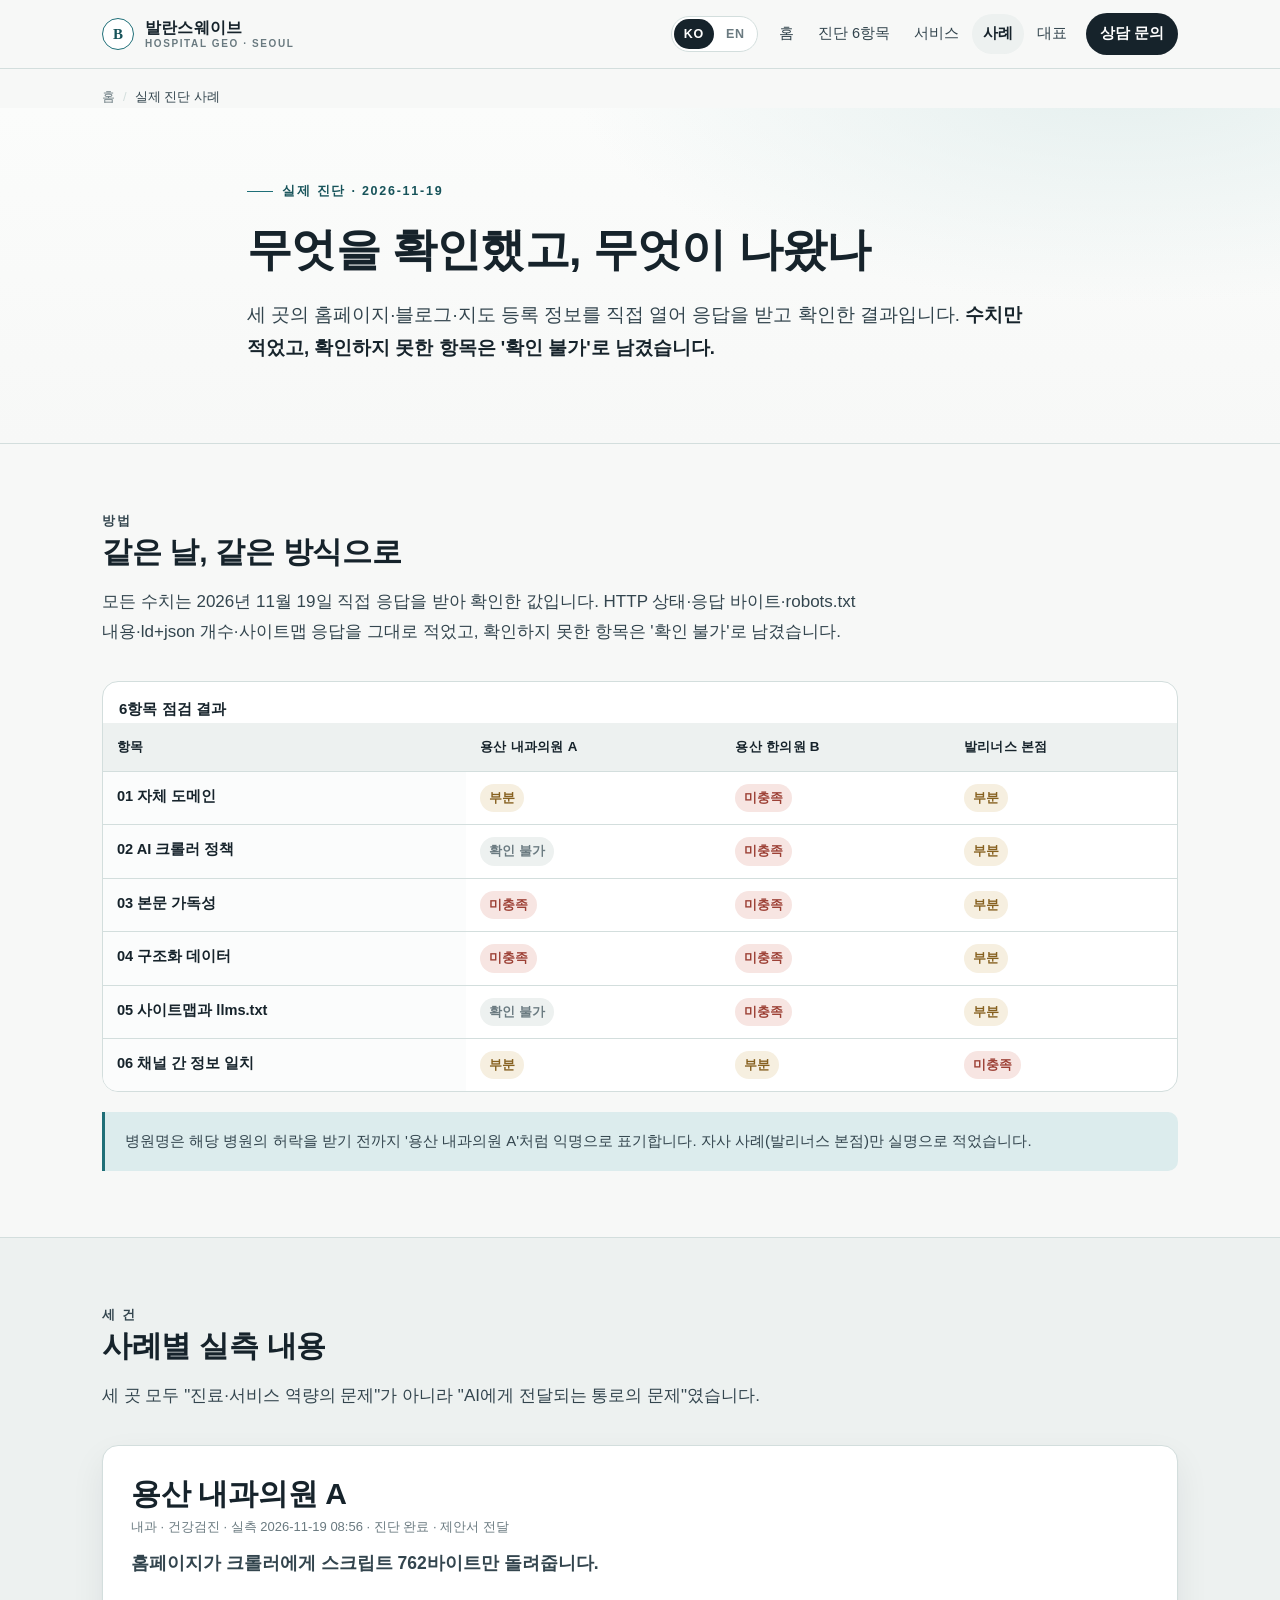
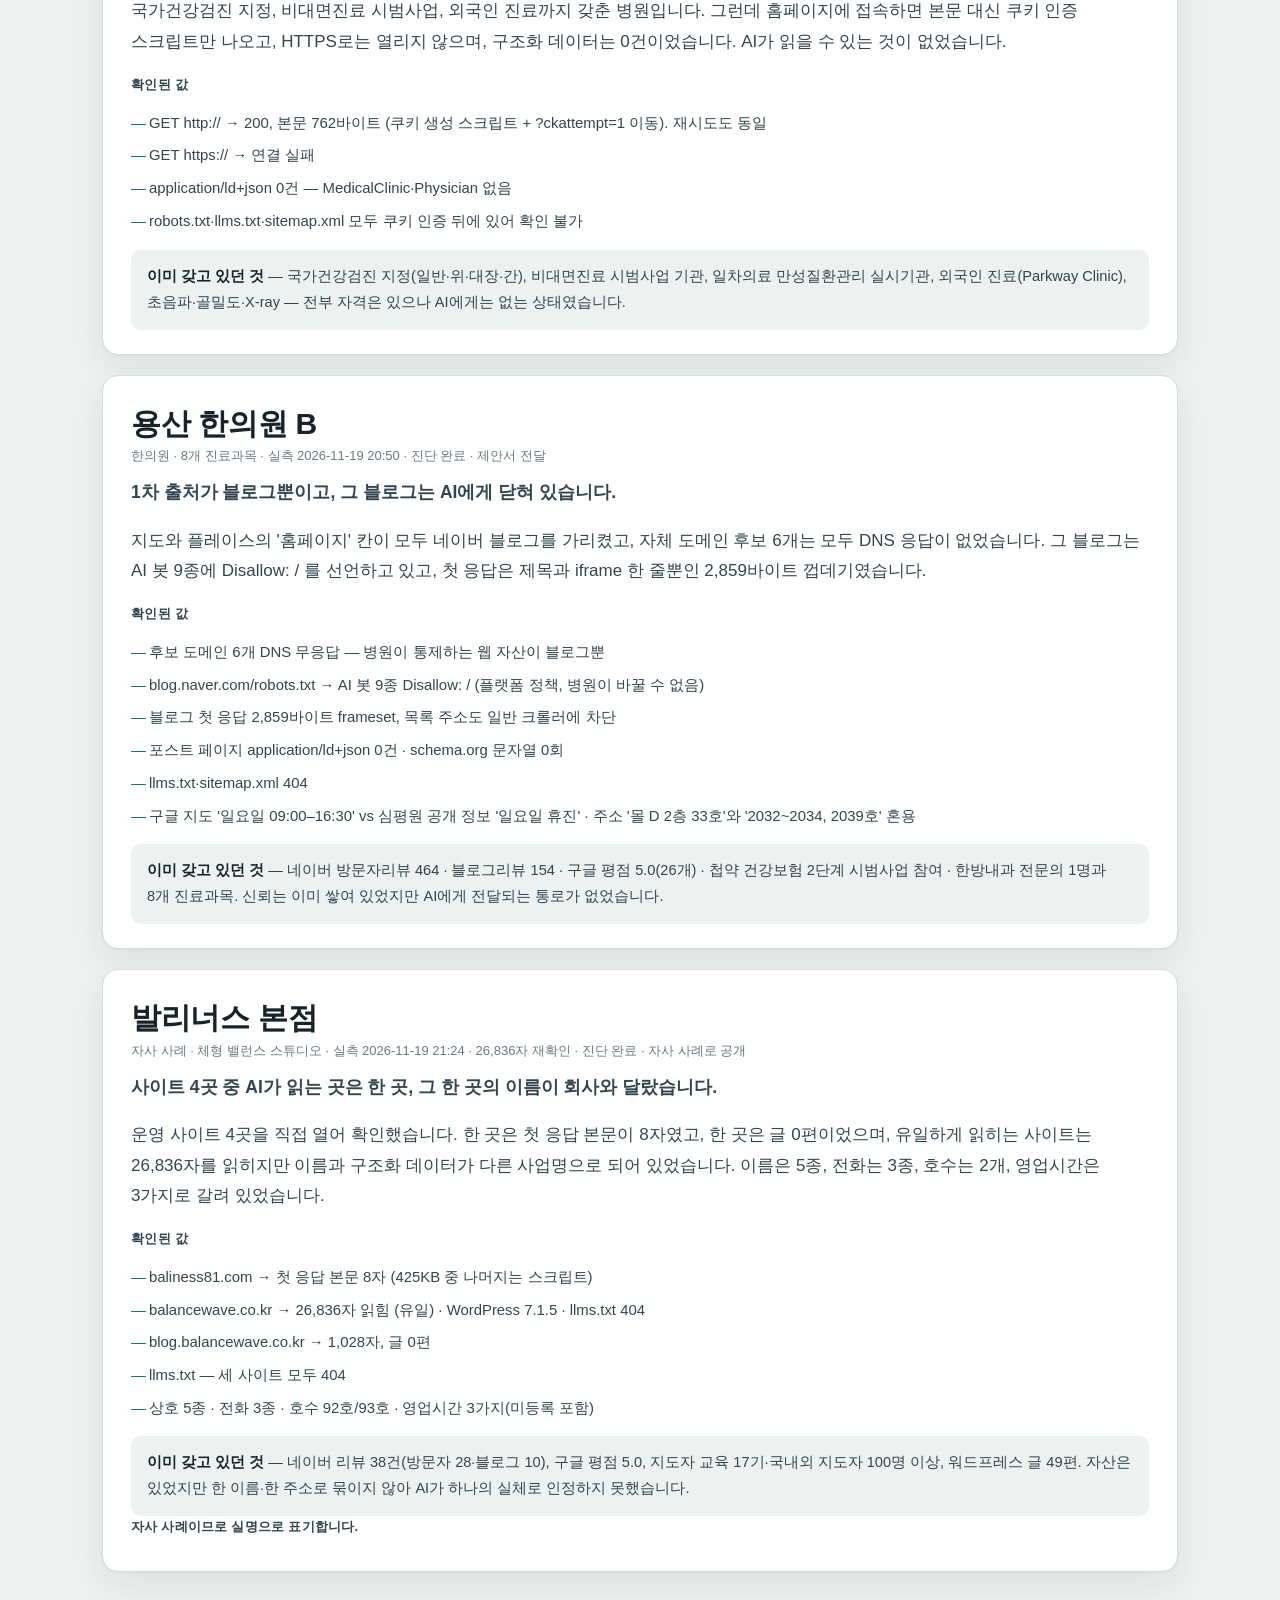
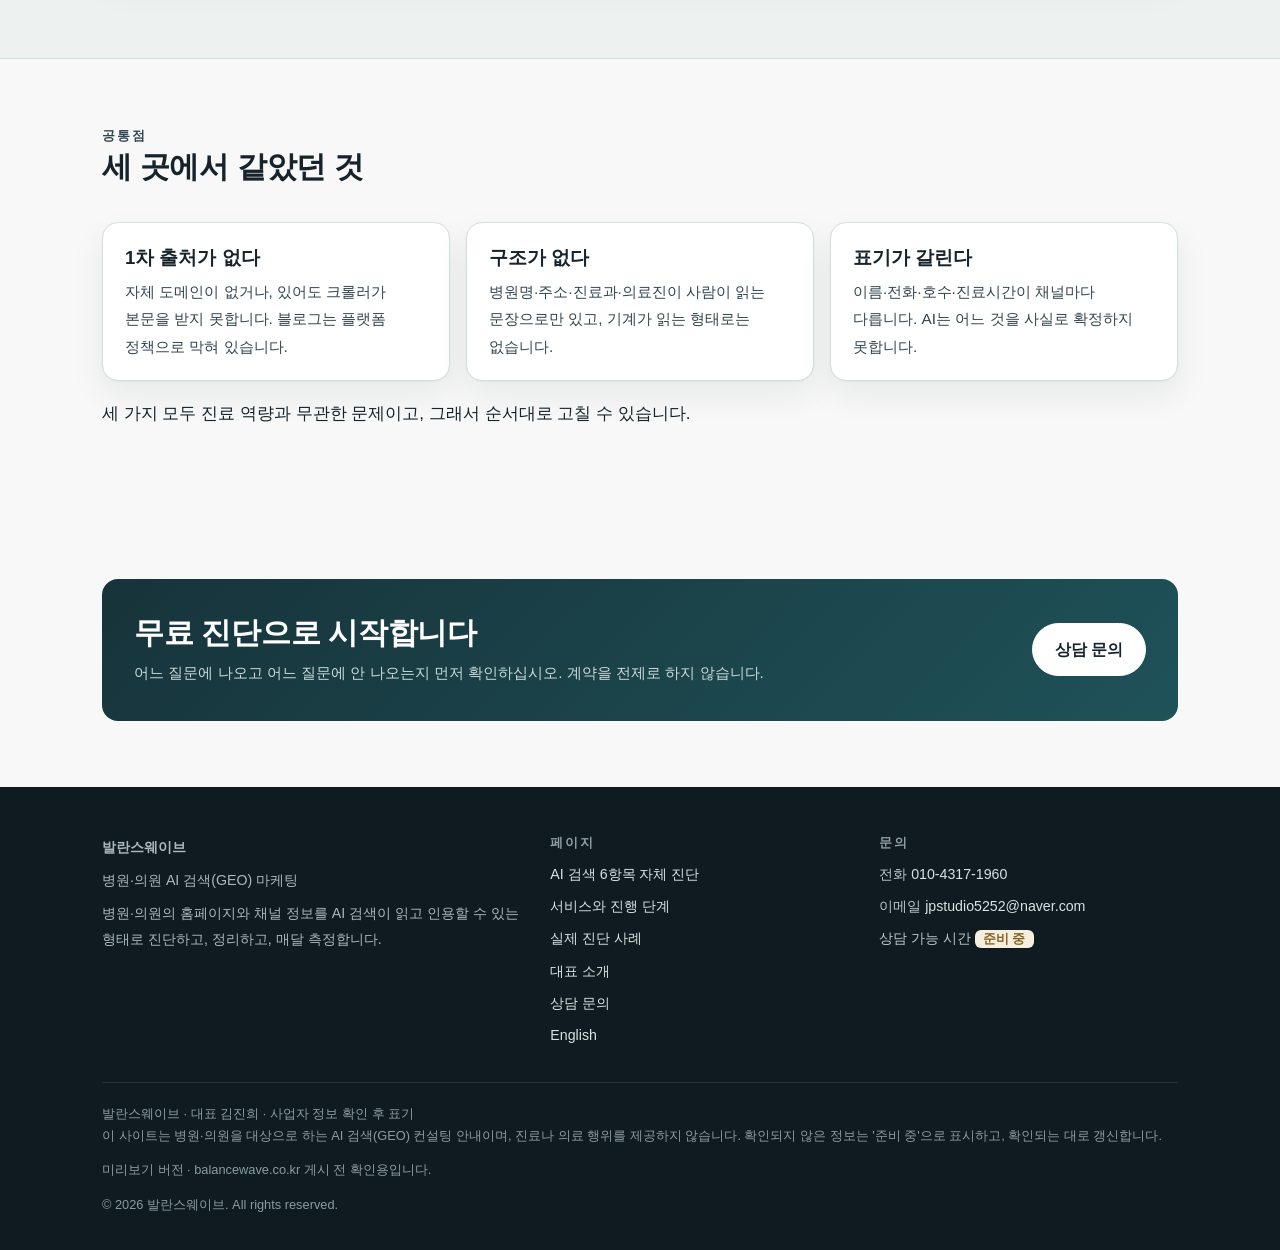
<file: cases/index.html>
<!doctype html>
<html lang="ko">
<head>
<meta charset="utf-8">
<meta name="viewport" content="width=device-width, initial-scale=1">
<title>실제 진단 사례 3건 — 실측 수치 | 발란스웨이브</title>
<meta name="description" content="2026년 11월 19일 직접 확인한 진단 3건. 응답 바이트, ld+json 개수, robots.txt 내용, llms.txt·사이트맵 응답, 채널 간 표기 불일치를 수치로 정리했습니다.">
<link rel="canonical" href="https://jpstudio5252-eng.github.io/balancewave-site/cases/">
<meta name="robots" content="index,follow,max-image-preview:large,max-snippet:-1">
<meta property="og:type" content="website">
<meta property="og:site_name" content="발란스웨이브">
<meta property="og:title" content="실제 진단 사례 3건 — 실측 수치 | 발란스웨이브">
<meta property="og:description" content="2026년 11월 19일 직접 확인한 진단 3건. 응답 바이트, ld+json 개수, robots.txt 내용, llms.txt·사이트맵 응답, 채널 간 표기 불일치를 수치로 정리했습니다.">
<meta property="og:url" content="https://jpstudio5252-eng.github.io/balancewave-site/cases/">
<meta property="og:image" content="https://jpstudio5252-eng.github.io/balancewave-site/assets/img/og.png">
<meta property="og:image:width" content="1200">
<meta property="og:image:height" content="630">
<meta property="og:image:alt" content="실제 진단 사례 3건 — 실측 수치 | 발란스웨이브">
<meta name="twitter:title" content="실제 진단 사례 3건 — 실측 수치 | 발란스웨이브">
<meta name="twitter:description" content="2026년 11월 19일 직접 확인한 진단 3건. 응답 바이트, ld+json 개수, robots.txt 내용, llms.txt·사이트맵 응답, 채널 간 표기 불일치를 수치로 정리했습니다.">
<meta property="og:locale" content="ko_KR">
<meta name="twitter:card" content="summary_large_image">
<meta name="theme-color" content="#f7f8f7">
<link rel="icon" href="data:image/svg+xml,%3Csvg xmlns='http://www.w3.org/2000/svg' viewBox='0 0 64 64'%3E%3Crect width='64' height='64' rx='14' fill='%2316232b'/%3E%3Ctext x='32' y='44' font-family='Georgia,serif' font-size='30' fill='%23dceced' text-anchor='middle'%3EB%3C/text%3E%3C/svg%3E">
<link rel="llms" href="https://jpstudio5252-eng.github.io/balancewave-site/llms.txt" type="text/plain">
<link rel="stylesheet" href="../assets/style.css">
<script type="application/ld+json">
{
  "@context": "https://schema.org",
  "@graph": [
    {
      "@type": "ProfessionalService",
      "@id": "https://jpstudio5252-eng.github.io/balancewave-site/#business",
      "name": "발란스웨이브",
      "alternateName": [
        "발란스웨이브",
        "BALANCEWAVE",
        "Balancewave"
      ],
      "url": "https://jpstudio5252-eng.github.io/balancewave-site/",
      "description": "병원·의원의 홈페이지와 채널 정보를 AI 검색이 읽고 인용할 수 있는 형태로 진단하고, 정리하고, 매달 측정합니다.",
      "slogan": "병원·의원 AI 검색(GEO) 마케팅",
      "founder": {
        "@id": "https://jpstudio5252-eng.github.io/balancewave-site/#founder"
      },
      "parentOrganization": {
        "@id": "https://jpstudio5252-eng.github.io/balancewave-site/#organization"
      },
      "telephone": "+821043171960",
      "email": "jpstudio5252@naver.com",
      "contactPoint": {
        "@type": "ContactPoint",
        "telephone": "+821043171960",
        "email": "jpstudio5252@naver.com",
        "contactType": "sales",
        "areaServed": "KR",
        "availableLanguage": [
          "ko",
          "en"
        ]
      },
      "areaServed": [
        {
          "@type": "City",
          "name": "서울"
        },
        {
          "@type": "AdministrativeArea",
          "name": "용산구"
        }
      ],
      "knowsAbout": [
        "생성형 엔진 최적화(GEO)",
        "AI 검색 노출",
        "병원 홈페이지 구조화 데이터",
        "의료기관 정보 정합성",
        "AI 크롤러 정책",
        "llms.txt"
      ],
      "hasOfferCatalog": {
        "@type": "OfferCatalog",
        "name": "서비스",
        "itemListElement": [
          {
            "@type": "Offer",
            "itemOffered": {
              "@type": "Service",
              "name": "AI 검색 현황 진단",
              "description": "환자가 실제로 묻는 질문 25개를 설계하고, ChatGPT·Gemini·Perplexity·네이버 AI에 같은 조건으로 질의합니다(25 × 4 = 100회). 질문마다 언급(병원 이름이 나왔는가) · 인용(병원 페이지가 출처로 붙었는가) · 오류(AI가 틀린 정보를 말했는가)를 기록합니다.",
              "serviceType": "AI 검색 현황 진단"
            }
          },
          {
            "@type": "Offer",
            "itemOffered": {
              "@type": "Service",
              "name": "기술 기반 구축",
              "description": "AI 크롤러가 본문을 읽도록 접근 구조를 정상화하고, HTTPS·robots.txt·sitemap.xml·llms.txt를 정비합니다. MedicalClinic·Physician·MedicalWebPage·FAQPage 구조화 데이터를 넣고, 지도·포털과 홈페이지의 이름·주소·진료시간 표기를 한 기준으로 맞춥니다.",
              "serviceType": "기술 기반 구축"
            }
          },
          {
            "@type": "Offer",
            "itemOffered": {
              "@type": "Service",
              "name": "콘텐츠 제작",
              "description": "진료과·검진 항목·장비·의료진·오시는 길을 기계가 읽을 수 있는 구조 페이지로 만들고, 환자 질문형 FAQ 12편을 씁니다. 원장님이 진료에서 겪은 일을 25년 현장의 언어로 정리하되, 진료 성과를 약속하는 표현은 쓰지 않습니다.",
              "serviceType": "콘텐츠 제작"
            }
          },
          {
            "@type": "Offer",
            "itemOffered": {
              "@type": "Service",
              "name": "월간 운영·측정",
              "description": "콘텐츠 8건을 발행하고(자체 발행 4건 + 네이버 브랜드블로그 4건), 질문 세트를 고정한 채 격주로 다시 측정합니다. 월 1회 리포트에 새로 인용되기 시작한 질문·아직 비어 있는 질문·다음 달 보강 우선순위를 담고, AI가 틀리게 말한 항목의 정정 내역을 함께 적습니다.",
              "serviceType": "월간 운영·측정"
            }
          }
        ]
      }
    },
    {
      "@type": "Organization",
      "@id": "https://jpstudio5252-eng.github.io/balancewave-site/#organization",
      "name": "발란스웨이브",
      "alternateName": [
        "발란스웨이브",
        "BALANCEWAVE",
        "Balancewave"
      ],
      "url": "https://jpstudio5252-eng.github.io/balancewave-site/",
      "description": "병원·의원 AI 검색(GEO) 마케팅",
      "logo": "https://jpstudio5252-eng.github.io/balancewave-site/assets/img/og.png",
      "image": "https://jpstudio5252-eng.github.io/balancewave-site/assets/img/og.png",
      "founder": {
        "@id": "https://jpstudio5252-eng.github.io/balancewave-site/#founder"
      },
      "contactPoint": {
        "@type": "ContactPoint",
        "telephone": "+821043171960",
        "email": "jpstudio5252@naver.com",
        "contactType": "sales",
        "availableLanguage": [
          "ko",
          "en"
        ]
      }
    },
    {
      "@type": "WebSite",
      "@id": "https://jpstudio5252-eng.github.io/balancewave-site/#website",
      "url": "https://jpstudio5252-eng.github.io/balancewave-site/",
      "name": "발란스웨이브",
      "alternateName": [
        "발란스웨이브",
        "BALANCEWAVE",
        "Balancewave"
      ],
      "description": "병원·의원 AI 검색(GEO) 마케팅",
      "inLanguage": "ko-KR",
      "publisher": {
        "@id": "https://jpstudio5252-eng.github.io/balancewave-site/#organization"
      }
    },
    {
      "@type": "Person",
      "@id": "https://jpstudio5252-eng.github.io/balancewave-site/#founder",
      "name": "김진희",
      "jobTitle": "발란스웨이브 대표",
      "worksFor": {
        "@id": "https://jpstudio5252-eng.github.io/balancewave-site/#organization"
      },
      "alumniOf": {
        "@type": "CollegeOrUniversity",
        "name": "경희대학교 동서의학대학원"
      },
      "knowsAbout": [
        "생성형 엔진 최적화",
        "병원 마케팅",
        "대체의학",
        "체형·근막 현장"
      ],
      "description": "경희대학교 동서의학대학원 대체의학 박사. 현장 경력 25년. 발리너스 창업자. 용산·이태원 병의원의 AI 검색 노출을 직접 진단하고 제안서를 씁니다."
    },
    {
      "@type": "WebPage",
      "@id": "https://jpstudio5252-eng.github.io/balancewave-site/cases/#webpage",
      "url": "https://jpstudio5252-eng.github.io/balancewave-site/cases/",
      "name": "실제 진단 사례 3건 — 실측 수치 | 발란스웨이브",
      "description": "2026년 11월 19일 직접 확인한 진단 3건. 응답 바이트, ld+json 개수, robots.txt 내용, llms.txt·사이트맵 응답, 채널 간 표기 불일치를 수치로 정리했습니다.",
      "inLanguage": "ko-KR",
      "isPartOf": {
        "@id": "https://jpstudio5252-eng.github.io/balancewave-site/#website"
      },
      "publisher": {
        "@id": "https://jpstudio5252-eng.github.io/balancewave-site/#organization"
      },
      "about": {
        "@id": "https://jpstudio5252-eng.github.io/balancewave-site/#business"
      },
      "datePublished": "2026-11-20",
      "dateModified": "2026-11-20"
    },
    {
      "@type": "BreadcrumbList",
      "@id": "https://jpstudio5252-eng.github.io/balancewave-site/#breadcrumb-cases",
      "itemListElement": [
        {
          "@type": "ListItem",
          "position": 1,
          "name": "홈",
          "item": "https://jpstudio5252-eng.github.io/balancewave-site/"
        },
        {
          "@type": "ListItem",
          "position": 2,
          "name": "실제 진단 사례",
          "item": "https://jpstudio5252-eng.github.io/balancewave-site/cases/"
        }
      ]
    },
    {
      "@type": "ItemList",
      "@id": "https://jpstudio5252-eng.github.io/balancewave-site/#case-list",
      "name": "실제 진단 사례",
      "numberOfItems": 3,
      "itemListElement": [
        {
          "@type": "ListItem",
          "position": 1,
          "name": "용산 내과의원 A",
          "description": "홈페이지가 크롤러에게 스크립트 762바이트만 돌려줍니다."
        },
        {
          "@type": "ListItem",
          "position": 2,
          "name": "용산 한의원 B",
          "description": "1차 출처가 블로그뿐이고, 그 블로그는 AI에게 닫혀 있습니다."
        },
        {
          "@type": "ListItem",
          "position": 3,
          "name": "용산 스튜디오 C",
          "description": "사이트 4곳 중 AI가 읽는 곳은 한 곳, 그 한 곳의 이름이 회사와 달랐습니다."
        }
      ]
    }
  ]
}
</script>
</head>
<body>
<a class="skip-link" href="#main">본문으로 바로가기</a><header class="site-header"><div class="wrap header-inner"><a class="brand" href="../"><span class="brand-mark" aria-hidden="true">B</span><span class="brand-text"><span class="brand-name">발란스웨이브</span><span class="brand-sub">Hospital GEO · Seoul</span></span></a><div class="header-nav"><nav class="lang-switch" aria-label="언어 선택"><a href="../cases/" hreflang="ko" aria-current="true" lang="ko">KO</a><a href="../en/" hreflang="en" lang="en">EN</a></nav><nav class="site-nav" aria-label="주 메뉴"><a href="../">홈</a><a href="../diagnosis/">진단 6항목</a><a href="../services/">서비스</a><a href="../cases/" aria-current="page">사례</a><a href="../about/">대표</a><a href="../contact/" class="nav-cta">상담 문의</a></nav></div></div></header>
<main id="main">

<nav class="breadcrumbs wrap" aria-label="현재 위치"><ol><li><a href="../">홈</a></li><li aria-current="page">실제 진단 사례</li></ol></nav>
<section class="hero">
  <div class="wrap hero-inner">
    <p class="eyebrow">실제 진단 · 2026-11-19</p>
    <h1>무엇을 확인했고, 무엇이 나왔나</h1>
    <p class="lede">세 곳의 홈페이지·블로그·지도 등록 정보를 직접 열어 응답을 받고 확인한 결과입니다.
      <strong>수치만 적었고, 확인하지 못한 항목은 '확인 불가'로 남겼습니다.</strong></p>
  </div>
</section>

<section class="section">
  <div class="wrap">
    <div class="section-head">
      <p class="kicker">방법</p>
      <h2>같은 날, 같은 방식으로</h2>
      <p>모든 수치는 2026년 11월 19일 직접 응답을 받아 확인한 값입니다. HTTP 상태·응답 바이트·robots.txt 내용·ld+json 개수·사이트맵 응답을 그대로 적었고, 확인하지 못한 항목은 &#x27;확인 불가&#x27;로 남겼습니다.</p>
    </div>
    <div class="table-wrap">
      <table class="data">
        <caption>6항목 점검 결과</caption>
        <thead><tr><th scope="col">항목</th><th scope="col">용산 내과의원 A</th><th scope="col">용산 한의원 B</th><th scope="col">발리너스 본점</th></tr></thead>
        <tbody><tr><th scope="row">01 자체 도메인</th><td><span class="status" data-state="부분">부분</span></td><td><span class="status" data-state="미충족">미충족</span></td><td><span class="status" data-state="부분">부분</span></td></tr><tr><th scope="row">02 AI 크롤러 정책</th><td><span class="status" data-state="확인 불가">확인 불가</span></td><td><span class="status" data-state="미충족">미충족</span></td><td><span class="status" data-state="부분">부분</span></td></tr><tr><th scope="row">03 본문 가독성</th><td><span class="status" data-state="미충족">미충족</span></td><td><span class="status" data-state="미충족">미충족</span></td><td><span class="status" data-state="부분">부분</span></td></tr><tr><th scope="row">04 구조화 데이터</th><td><span class="status" data-state="미충족">미충족</span></td><td><span class="status" data-state="미충족">미충족</span></td><td><span class="status" data-state="부분">부분</span></td></tr><tr><th scope="row">05 사이트맵과 llms.txt</th><td><span class="status" data-state="확인 불가">확인 불가</span></td><td><span class="status" data-state="미충족">미충족</span></td><td><span class="status" data-state="부분">부분</span></td></tr><tr><th scope="row">06 채널 간 정보 일치</th><td><span class="status" data-state="부분">부분</span></td><td><span class="status" data-state="부분">부분</span></td><td><span class="status" data-state="미충족">미충족</span></td></tr></tbody>
      </table>
    </div>
    <div class="note">병원명은 해당 병원의 허락을 받기 전까지 &#x27;용산 내과의원 A&#x27;처럼 익명으로 표기합니다. 자사 사례(발리너스 본점)만 실명으로 적었습니다.</div>
  </div>
</section>

<section class="section section--tint">
  <div class="wrap">
    <div class="section-head">
      <p class="kicker">세 건</p>
      <h2>사례별 실측 내용</h2>
      <p>세 곳 모두 "진료·서비스 역량의 문제"가 아니라 "AI에게 전달되는 통로의 문제"였습니다.</p>
    </div>
    
<article class="case">
  <div class="case-head"><h2>용산 내과의원 A</h2>
    <span class="case-meta">내과 · 건강검진 · 실측 2026-11-19 08:56 · 진단 완료 · 제안서 전달</span></div>
  <p class="case-headline">홈페이지가 크롤러에게 스크립트 762바이트만 돌려줍니다.</p>
  <p>국가건강검진 지정, 비대면진료 시범사업, 외국인 진료까지 갖춘 병원입니다. 그런데 홈페이지에 접속하면 본문 대신 쿠키 인증 스크립트만 나오고, HTTPS로는 열리지 않으며, 구조화 데이터는 0건이었습니다. AI가 읽을 수 있는 것이 없었습니다.</p>
  <p class="card-sub"><strong>확인된 값</strong></p>
  <ul class="findings"><li>GET http:// → 200, 본문 762바이트 (쿠키 생성 스크립트 + ?ckattempt=1 이동). 재시도도 동일</li><li>GET https:// → 연결 실패</li><li>application/ld+json 0건 — MedicalClinic·Physician 없음</li><li>robots.txt·llms.txt·sitemap.xml 모두 쿠키 인증 뒤에 있어 확인 불가</li></ul>
  <p class="case-strength"><strong>이미 갖고 있던 것</strong> — 국가건강검진 지정(일반·위·대장·간), 비대면진료 시범사업 기관, 일차의료 만성질환관리 실시기관, 외국인 진료(Parkway Clinic), 초음파·골밀도·X-ray — 전부 자격은 있으나 AI에게는 없는 상태였습니다.</p>
  
</article>
<article class="case">
  <div class="case-head"><h2>용산 한의원 B</h2>
    <span class="case-meta">한의원 · 8개 진료과목 · 실측 2026-11-19 20:50 · 진단 완료 · 제안서 전달</span></div>
  <p class="case-headline">1차 출처가 블로그뿐이고, 그 블로그는 AI에게 닫혀 있습니다.</p>
  <p>지도와 플레이스의 &#x27;홈페이지&#x27; 칸이 모두 네이버 블로그를 가리켰고, 자체 도메인 후보 6개는 모두 DNS 응답이 없었습니다. 그 블로그는 AI 봇 9종에 Disallow: / 를 선언하고 있고, 첫 응답은 제목과 iframe 한 줄뿐인 2,859바이트 껍데기였습니다.</p>
  <p class="card-sub"><strong>확인된 값</strong></p>
  <ul class="findings"><li>후보 도메인 6개 DNS 무응답 — 병원이 통제하는 웹 자산이 블로그뿐</li><li>blog.naver.com/robots.txt → AI 봇 9종 Disallow: / (플랫폼 정책, 병원이 바꿀 수 없음)</li><li>블로그 첫 응답 2,859바이트 frameset, 목록 주소도 일반 크롤러에 차단</li><li>포스트 페이지 application/ld+json 0건 · schema.org 문자열 0회</li><li>llms.txt·sitemap.xml 404</li><li>구글 지도 &#x27;일요일 09:00–16:30&#x27; vs 심평원 공개 정보 &#x27;일요일 휴진&#x27; · 주소 &#x27;몰 D 2층 33호&#x27;와 &#x27;2032~2034, 2039호&#x27; 혼용</li></ul>
  <p class="case-strength"><strong>이미 갖고 있던 것</strong> — 네이버 방문자리뷰 464 · 블로그리뷰 154 · 구글 평점 5.0(26개) · 첩약 건강보험 2단계 시범사업 참여 · 한방내과 전문의 1명과 8개 진료과목. 신뢰는 이미 쌓여 있었지만 AI에게 전달되는 통로가 없었습니다.</p>
  
</article>
<article class="case">
  <div class="case-head"><h2>발리너스 본점</h2>
    <span class="case-meta">자사 사례 · 체형 밸런스 스튜디오 · 실측 2026-11-19 21:24 · 26,836자 재확인 · 진단 완료 · 자사 사례로 공개</span></div>
  <p class="case-headline">사이트 4곳 중 AI가 읽는 곳은 한 곳, 그 한 곳의 이름이 회사와 달랐습니다.</p>
  <p>운영 사이트 4곳을 직접 열어 확인했습니다. 한 곳은 첫 응답 본문이 8자였고, 한 곳은 글 0편이었으며, 유일하게 읽히는 사이트는 26,836자를 읽히지만 이름과 구조화 데이터가 다른 사업명으로 되어 있었습니다. 이름은 5종, 전화는 3종, 호수는 2개, 영업시간은 3가지로 갈려 있었습니다.</p>
  <p class="card-sub"><strong>확인된 값</strong></p>
  <ul class="findings"><li>baliness81.com → 첫 응답 본문 8자 (425KB 중 나머지는 스크립트)</li><li>balancewave.co.kr → 26,836자 읽힘 (유일) · WordPress 7.1.5 · llms.txt 404</li><li>blog.balancewave.co.kr → 1,028자, 글 0편</li><li>llms.txt — 세 사이트 모두 404</li><li>상호 5종 · 전화 3종 · 호수 92호/93호 · 영업시간 3가지(미등록 포함)</li></ul>
  <p class="case-strength"><strong>이미 갖고 있던 것</strong> — 네이버 리뷰 38건(방문자 28·블로그 10), 구글 평점 5.0, 지도자 교육 17기·국내외 지도자 100명 이상, 워드프레스 글 49편. 자산은 있었지만 한 이름·한 주소로 묶이지 않아 AI가 하나의 실체로 인정하지 못했습니다.</p>
  <p class="card-sub">자사 사례이므로 실명으로 표기합니다.</p>
</article>
  </div>
</section>

<section class="section">
  <div class="wrap">
    <div class="section-head">
      <p class="kicker">공통점</p>
      <h2>세 곳에서 같았던 것</h2>
    </div>
    <div class="grid grid--3">
      <article class="card"><h3>1차 출처가 없다</h3><p>자체 도메인이 없거나, 있어도 크롤러가 본문을 받지 못합니다. 블로그는 플랫폼 정책으로 막혀 있습니다.</p></article>
      <article class="card"><h3>구조가 없다</h3><p>병원명·주소·진료과·의료진이 사람이 읽는 문장으로만 있고, 기계가 읽는 형태로는 없습니다.</p></article>
      <article class="card"><h3>표기가 갈린다</h3><p>이름·전화·호수·진료시간이 채널마다 다릅니다. AI는 어느 것을 사실로 확정하지 못합니다.</p></article>
    </div>
    <p class="mt-2">세 가지 모두 진료 역량과 무관한 문제이고, 그래서 순서대로 고칠 수 있습니다.</p>
  </div>
</section>

<section class="section">
  <div class="wrap"><div class="cta-band"><div><h2>무료 진단으로 시작합니다</h2><p>어느 질문에 나오고 어느 질문에 안 나오는지 먼저 확인하십시오. 계약을 전제로 하지 않습니다.</p></div><a class="btn" href="../contact/">상담 문의</a></div></div>
</section>

</main>
<footer class="site-footer">
  <div class="wrap">
    <div class="footer-grid">
      <div>
        <p class="footer-brand">발란스웨이브</p>
        <p>병원·의원 AI 검색(GEO) 마케팅</p>
        <p>병원·의원의 홈페이지와 채널 정보를 AI 검색이 읽고 인용할 수 있는 형태로 진단하고, 정리하고, 매달 측정합니다.</p>
      </div>
      <div>
        <h2>페이지</h2>
        <ul class="footer-list">
          <li><a href="../diagnosis/">AI 검색 6항목 자체 진단</a></li>
          <li><a href="../services/">서비스와 진행 단계</a></li>
          <li><a href="../cases/">실제 진단 사례</a></li>
          <li><a href="../about/">대표 소개</a></li>
          <li><a href="../contact/">상담 문의</a></li>
          <li><a href="../en/" lang="en" hreflang="en">English</a></li>
        </ul>
      </div>
      <div>
        <h2>문의</h2>
        <ul class="footer-list">
          <li>전화 <a href="tel:+821043171960">010-4317-1960</a></li>
          <li>이메일 <a href="mailto:jpstudio5252@naver.com">jpstudio5252@naver.com</a></li>
          <li>상담 가능 시간 <span class="todo">준비 중</span></li>
        </ul>
      </div>
    </div>
    <div class="footer-legal">발란스웨이브 · 대표 김진희 · 사업자 정보 확인 후 표기<br>이 사이트는 병원·의원을 대상으로 하는 AI 검색(GEO) 컨설팅 안내이며, 진료나 의료 행위를 제공하지 않습니다. 확인되지 않은 정보는 '준비 중'으로 표시하고, 확인되는 대로 갱신합니다.<p class="footer-legal" style="border-top:0;padding-top:0;margin-top:12px">미리보기 버전 · balancewave.co.kr 게시 전 확인용입니다.</p>
      <p style="margin:10px 0 0">© 2026 발란스웨이브. All rights reserved.</p>
    </div>
  </div>
</footer>
</body>
</html>
</file>
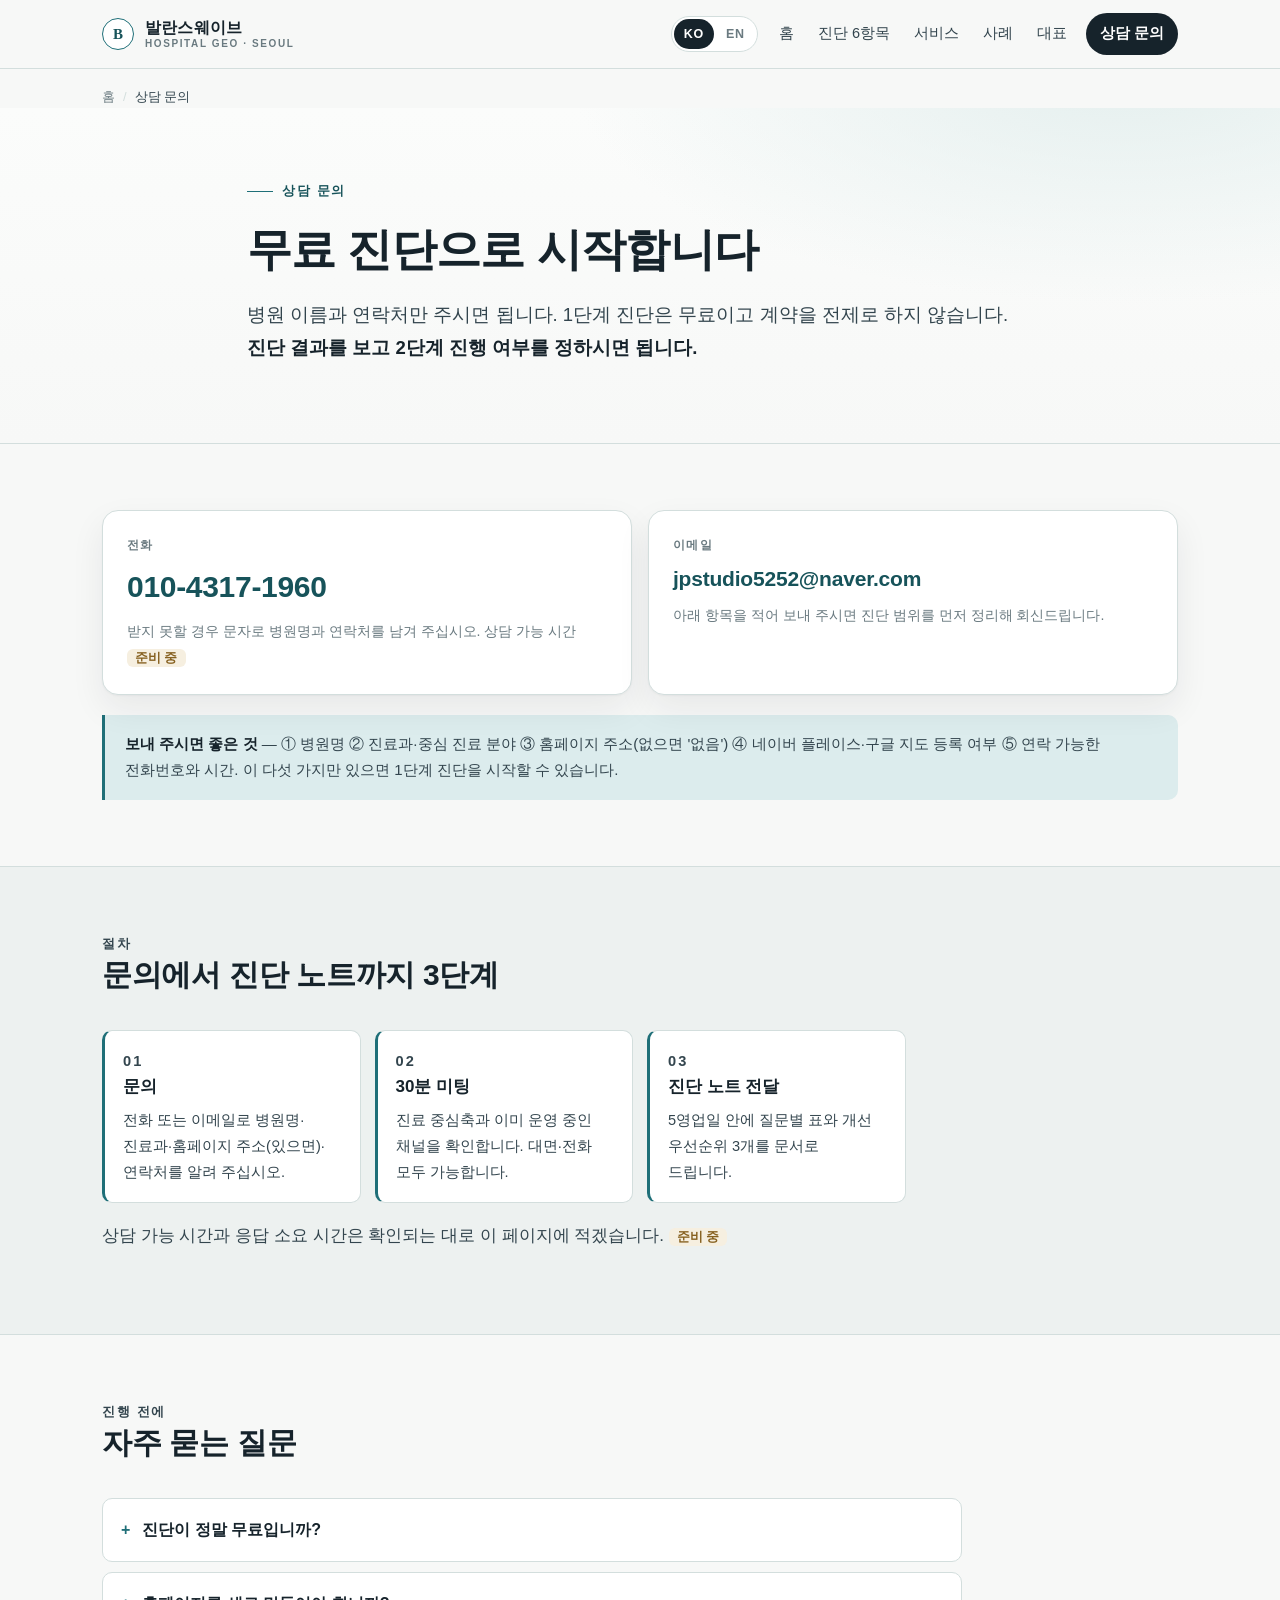
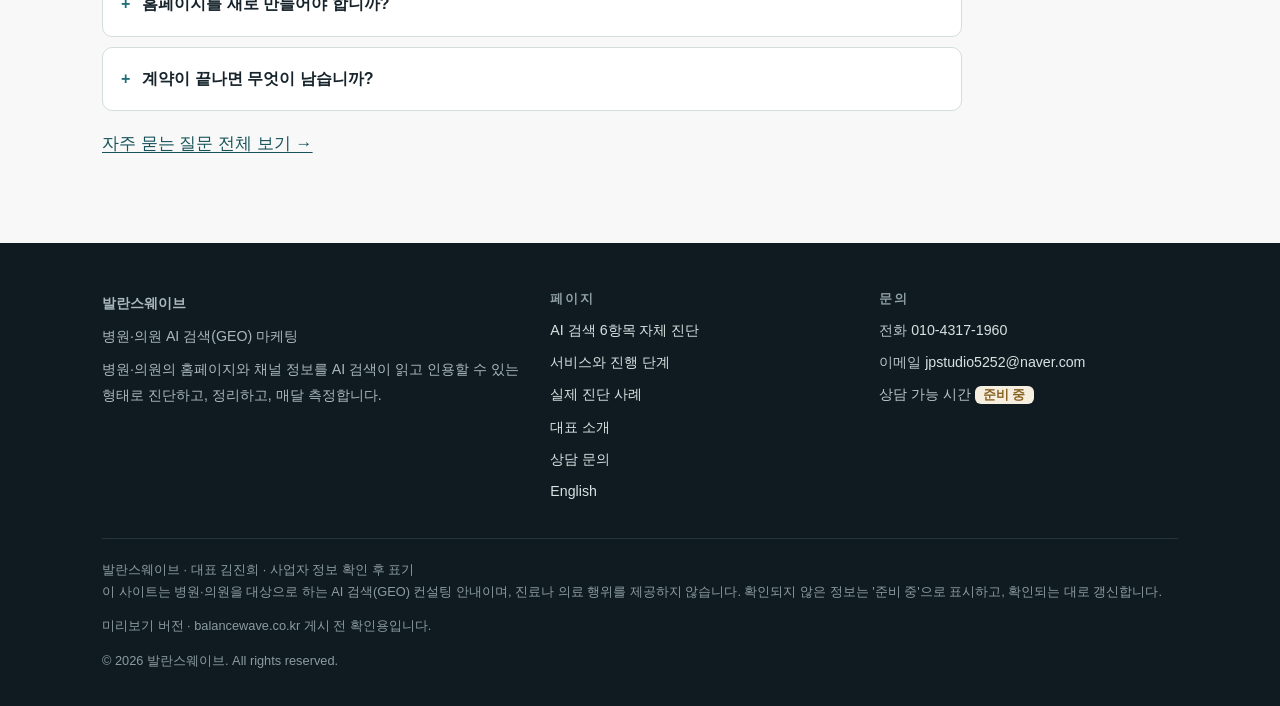
<file: contact/index.html>
<!doctype html>
<html lang="ko">
<head>
<meta charset="utf-8">
<meta name="viewport" content="width=device-width, initial-scale=1">
<title>상담 문의 — 무료 AI 검색 진단 | 발란스웨이브</title>
<meta name="description" content="병원·의원 AI 검색 진단 상담. 전화 010-4317-1960, 이메일 jpstudio5252@naver.com. 1단계 진단은 무료이며 계약을 전제로 하지 않습니다.">
<link rel="canonical" href="https://jpstudio5252-eng.github.io/balancewave-site/contact/">
<meta name="robots" content="index,follow,max-image-preview:large,max-snippet:-1">
<meta property="og:type" content="website">
<meta property="og:site_name" content="발란스웨이브">
<meta property="og:title" content="상담 문의 — 무료 AI 검색 진단 | 발란스웨이브">
<meta property="og:description" content="병원·의원 AI 검색 진단 상담. 전화 010-4317-1960, 이메일 jpstudio5252@naver.com. 1단계 진단은 무료이며 계약을 전제로 하지 않습니다.">
<meta property="og:url" content="https://jpstudio5252-eng.github.io/balancewave-site/contact/">
<meta property="og:image" content="https://jpstudio5252-eng.github.io/balancewave-site/assets/img/og.png">
<meta property="og:image:width" content="1200">
<meta property="og:image:height" content="630">
<meta property="og:image:alt" content="상담 문의 — 무료 AI 검색 진단 | 발란스웨이브">
<meta name="twitter:title" content="상담 문의 — 무료 AI 검색 진단 | 발란스웨이브">
<meta name="twitter:description" content="병원·의원 AI 검색 진단 상담. 전화 010-4317-1960, 이메일 jpstudio5252@naver.com. 1단계 진단은 무료이며 계약을 전제로 하지 않습니다.">
<meta property="og:locale" content="ko_KR">
<meta name="twitter:card" content="summary_large_image">
<meta name="theme-color" content="#f7f8f7">
<link rel="icon" href="data:image/svg+xml,%3Csvg xmlns='http://www.w3.org/2000/svg' viewBox='0 0 64 64'%3E%3Crect width='64' height='64' rx='14' fill='%2316232b'/%3E%3Ctext x='32' y='44' font-family='Georgia,serif' font-size='30' fill='%23dceced' text-anchor='middle'%3EB%3C/text%3E%3C/svg%3E">
<link rel="llms" href="https://jpstudio5252-eng.github.io/balancewave-site/llms.txt" type="text/plain">
<link rel="stylesheet" href="../assets/style.css">
<script type="application/ld+json">
{
  "@context": "https://schema.org",
  "@graph": [
    {
      "@type": "ProfessionalService",
      "@id": "https://jpstudio5252-eng.github.io/balancewave-site/#business",
      "name": "발란스웨이브",
      "alternateName": [
        "발란스웨이브",
        "BALANCEWAVE",
        "Balancewave"
      ],
      "url": "https://jpstudio5252-eng.github.io/balancewave-site/",
      "description": "병원·의원의 홈페이지와 채널 정보를 AI 검색이 읽고 인용할 수 있는 형태로 진단하고, 정리하고, 매달 측정합니다.",
      "slogan": "병원·의원 AI 검색(GEO) 마케팅",
      "founder": {
        "@id": "https://jpstudio5252-eng.github.io/balancewave-site/#founder"
      },
      "parentOrganization": {
        "@id": "https://jpstudio5252-eng.github.io/balancewave-site/#organization"
      },
      "telephone": "+821043171960",
      "email": "jpstudio5252@naver.com",
      "contactPoint": {
        "@type": "ContactPoint",
        "telephone": "+821043171960",
        "email": "jpstudio5252@naver.com",
        "contactType": "sales",
        "areaServed": "KR",
        "availableLanguage": [
          "ko",
          "en"
        ]
      },
      "areaServed": [
        {
          "@type": "City",
          "name": "서울"
        },
        {
          "@type": "AdministrativeArea",
          "name": "용산구"
        }
      ],
      "knowsAbout": [
        "생성형 엔진 최적화(GEO)",
        "AI 검색 노출",
        "병원 홈페이지 구조화 데이터",
        "의료기관 정보 정합성",
        "AI 크롤러 정책",
        "llms.txt"
      ],
      "hasOfferCatalog": {
        "@type": "OfferCatalog",
        "name": "서비스",
        "itemListElement": [
          {
            "@type": "Offer",
            "itemOffered": {
              "@type": "Service",
              "name": "AI 검색 현황 진단",
              "description": "환자가 실제로 묻는 질문 25개를 설계하고, ChatGPT·Gemini·Perplexity·네이버 AI에 같은 조건으로 질의합니다(25 × 4 = 100회). 질문마다 언급(병원 이름이 나왔는가) · 인용(병원 페이지가 출처로 붙었는가) · 오류(AI가 틀린 정보를 말했는가)를 기록합니다.",
              "serviceType": "AI 검색 현황 진단"
            }
          },
          {
            "@type": "Offer",
            "itemOffered": {
              "@type": "Service",
              "name": "기술 기반 구축",
              "description": "AI 크롤러가 본문을 읽도록 접근 구조를 정상화하고, HTTPS·robots.txt·sitemap.xml·llms.txt를 정비합니다. MedicalClinic·Physician·MedicalWebPage·FAQPage 구조화 데이터를 넣고, 지도·포털과 홈페이지의 이름·주소·진료시간 표기를 한 기준으로 맞춥니다.",
              "serviceType": "기술 기반 구축"
            }
          },
          {
            "@type": "Offer",
            "itemOffered": {
              "@type": "Service",
              "name": "콘텐츠 제작",
              "description": "진료과·검진 항목·장비·의료진·오시는 길을 기계가 읽을 수 있는 구조 페이지로 만들고, 환자 질문형 FAQ 12편을 씁니다. 원장님이 진료에서 겪은 일을 25년 현장의 언어로 정리하되, 진료 성과를 약속하는 표현은 쓰지 않습니다.",
              "serviceType": "콘텐츠 제작"
            }
          },
          {
            "@type": "Offer",
            "itemOffered": {
              "@type": "Service",
              "name": "월간 운영·측정",
              "description": "콘텐츠 8건을 발행하고(자체 발행 4건 + 네이버 브랜드블로그 4건), 질문 세트를 고정한 채 격주로 다시 측정합니다. 월 1회 리포트에 새로 인용되기 시작한 질문·아직 비어 있는 질문·다음 달 보강 우선순위를 담고, AI가 틀리게 말한 항목의 정정 내역을 함께 적습니다.",
              "serviceType": "월간 운영·측정"
            }
          }
        ]
      }
    },
    {
      "@type": "Organization",
      "@id": "https://jpstudio5252-eng.github.io/balancewave-site/#organization",
      "name": "발란스웨이브",
      "alternateName": [
        "발란스웨이브",
        "BALANCEWAVE",
        "Balancewave"
      ],
      "url": "https://jpstudio5252-eng.github.io/balancewave-site/",
      "description": "병원·의원 AI 검색(GEO) 마케팅",
      "logo": "https://jpstudio5252-eng.github.io/balancewave-site/assets/img/og.png",
      "image": "https://jpstudio5252-eng.github.io/balancewave-site/assets/img/og.png",
      "founder": {
        "@id": "https://jpstudio5252-eng.github.io/balancewave-site/#founder"
      },
      "contactPoint": {
        "@type": "ContactPoint",
        "telephone": "+821043171960",
        "email": "jpstudio5252@naver.com",
        "contactType": "sales",
        "availableLanguage": [
          "ko",
          "en"
        ]
      }
    },
    {
      "@type": "WebSite",
      "@id": "https://jpstudio5252-eng.github.io/balancewave-site/#website",
      "url": "https://jpstudio5252-eng.github.io/balancewave-site/",
      "name": "발란스웨이브",
      "alternateName": [
        "발란스웨이브",
        "BALANCEWAVE",
        "Balancewave"
      ],
      "description": "병원·의원 AI 검색(GEO) 마케팅",
      "inLanguage": "ko-KR",
      "publisher": {
        "@id": "https://jpstudio5252-eng.github.io/balancewave-site/#organization"
      }
    },
    {
      "@type": "Person",
      "@id": "https://jpstudio5252-eng.github.io/balancewave-site/#founder",
      "name": "김진희",
      "jobTitle": "발란스웨이브 대표",
      "worksFor": {
        "@id": "https://jpstudio5252-eng.github.io/balancewave-site/#organization"
      },
      "alumniOf": {
        "@type": "CollegeOrUniversity",
        "name": "경희대학교 동서의학대학원"
      },
      "knowsAbout": [
        "생성형 엔진 최적화",
        "병원 마케팅",
        "대체의학",
        "체형·근막 현장"
      ],
      "description": "경희대학교 동서의학대학원 대체의학 박사. 현장 경력 25년. 발리너스 창업자. 용산·이태원 병의원의 AI 검색 노출을 직접 진단하고 제안서를 씁니다."
    },
    {
      "@type": "ContactPage",
      "@id": "https://jpstudio5252-eng.github.io/balancewave-site/contact/#webpage",
      "url": "https://jpstudio5252-eng.github.io/balancewave-site/contact/",
      "name": "상담 문의 — 무료 AI 검색 진단 | 발란스웨이브",
      "description": "병원·의원 AI 검색 진단 상담. 전화 010-4317-1960, 이메일 jpstudio5252@naver.com. 1단계 진단은 무료이며 계약을 전제로 하지 않습니다.",
      "inLanguage": "ko-KR",
      "isPartOf": {
        "@id": "https://jpstudio5252-eng.github.io/balancewave-site/#website"
      },
      "publisher": {
        "@id": "https://jpstudio5252-eng.github.io/balancewave-site/#organization"
      },
      "about": {
        "@id": "https://jpstudio5252-eng.github.io/balancewave-site/#business"
      },
      "datePublished": "2026-11-20",
      "dateModified": "2026-11-20"
    },
    {
      "@type": "BreadcrumbList",
      "@id": "https://jpstudio5252-eng.github.io/balancewave-site/#breadcrumb-contact",
      "itemListElement": [
        {
          "@type": "ListItem",
          "position": 1,
          "name": "홈",
          "item": "https://jpstudio5252-eng.github.io/balancewave-site/"
        },
        {
          "@type": "ListItem",
          "position": 2,
          "name": "상담 문의",
          "item": "https://jpstudio5252-eng.github.io/balancewave-site/contact/"
        }
      ]
    },
    {
      "@type": "FAQPage",
      "@id": "https://jpstudio5252-eng.github.io/balancewave-site/#contact-faq",
      "inLanguage": "ko-KR",
      "isPartOf": {
        "@id": "https://jpstudio5252-eng.github.io/balancewave-site/contact/#webpage"
      },
      "mainEntity": [
        {
          "@type": "Question",
          "name": "진단이 정말 무료입니까?",
          "acceptedAnswer": {
            "@type": "Answer",
            "text": "1단계 진단은 무료이고 계약을 전제로 하지 않습니다. 질문 25개를 설계해 AI 4종에 질의하고, 질문별 언급·인용·오류를 표로 드립니다. 결과를 보고 2단계 진행 여부를 정하시면 됩니다."
          }
        },
        {
          "@type": "Question",
          "name": "홈페이지를 새로 만들어야 합니까?",
          "acceptedAnswer": {
            "@type": "Answer",
            "text": "아닙니다. 지금 홈페이지를 그대로 두고 AI가 읽을 수 있는 페이지를 만들어 연결하는 방식으로 진행할 수 있습니다. 다만 쿠키 인증처럼 본문을 가리는 구조는 손대야 합니다. 그대로 두면 어떤 콘텐츠도 AI에게 전달되지 않습니다."
          }
        },
        {
          "@type": "Question",
          "name": "계약이 끝나면 무엇이 남습니까?",
          "acceptedAnswer": {
            "@type": "Answer",
            "text": "제작한 페이지와 원고, 측정 기록은 병원 자산으로 남습니다. 계약 기간과 조건은 상담 후 문서로 확정합니다."
          }
        }
      ]
    }
  ]
}
</script>
</head>
<body>
<a class="skip-link" href="#main">본문으로 바로가기</a><header class="site-header"><div class="wrap header-inner"><a class="brand" href="../"><span class="brand-mark" aria-hidden="true">B</span><span class="brand-text"><span class="brand-name">발란스웨이브</span><span class="brand-sub">Hospital GEO · Seoul</span></span></a><div class="header-nav"><nav class="lang-switch" aria-label="언어 선택"><a href="../contact/" hreflang="ko" aria-current="true" lang="ko">KO</a><a href="../en/" hreflang="en" lang="en">EN</a></nav><nav class="site-nav" aria-label="주 메뉴"><a href="../">홈</a><a href="../diagnosis/">진단 6항목</a><a href="../services/">서비스</a><a href="../cases/">사례</a><a href="../about/">대표</a><a href="../contact/" class="nav-cta" aria-current="page">상담 문의</a></nav></div></div></header>
<main id="main">

<nav class="breadcrumbs wrap" aria-label="현재 위치"><ol><li><a href="../">홈</a></li><li aria-current="page">상담 문의</li></ol></nav>
<section class="hero">
  <div class="wrap hero-inner">
    <p class="eyebrow">상담 문의</p>
    <h1>무료 진단으로 시작합니다</h1>
    <p class="lede">병원 이름과 연락처만 주시면 됩니다. 1단계 진단은 무료이고 계약을 전제로 하지 않습니다.
      <strong>진단 결과를 보고 2단계 진행 여부를 정하시면 됩니다.</strong></p>
  </div>
</section>

<section class="section">
  <div class="wrap">
    <div class="contact-cards">
      <div class="contact-card">
        <p class="card-sub">전화</p>
        <span class="contact-value"><a href="tel:+821043171960">010-4317-1960</a></span>
        <p>받지 못할 경우 문자로 병원명과 연락처를 남겨 주십시오. 상담 가능 시간 <span class="todo">준비 중</span></p>
      </div>
      <div class="contact-card">
        <p class="card-sub">이메일</p>
        <span class="contact-value" style="font-size:clamp(16px,1.9vw,21px)"><a href="mailto:jpstudio5252@naver.com">jpstudio5252@naver.com</a></span>
        <p>아래 항목을 적어 보내 주시면 진단 범위를 먼저 정리해 회신드립니다.</p>
      </div>
    </div>
    <div class="note">
      <strong>보내 주시면 좋은 것</strong> — ① 병원명 ② 진료과·중심 진료 분야 ③ 홈페이지 주소(없으면 '없음')
      ④ 네이버 플레이스·구글 지도 등록 여부 ⑤ 연락 가능한 전화번호와 시간.
      이 다섯 가지만 있으면 1단계 진단을 시작할 수 있습니다.
    </div>
  </div>
</section>

<section class="section section--tint">
  <div class="wrap">
    <div class="section-head"><p class="kicker">절차</p><h2>문의에서 진단 노트까지 3단계</h2></div>
    <div class="flow"><article class="flow-step"><p class="flow-no">01</p><h3>문의</h3><p>전화 또는 이메일로 병원명·진료과·홈페이지 주소(있으면)·연락처를 알려 주십시오.</p></article><article class="flow-step"><p class="flow-no">02</p><h3>30분 미팅</h3><p>진료 중심축과 이미 운영 중인 채널을 확인합니다. 대면·전화 모두 가능합니다.</p></article><article class="flow-step"><p class="flow-no">03</p><h3>진단 노트 전달</h3><p>5영업일 안에 질문별 표와 개선 우선순위 3개를 문서로 드립니다.</p></article></div>
    <p class="mt-2" style="color:var(--ink-soft)">상담 가능 시간과 응답 소요 시간은 확인되는 대로 이 페이지에 적겠습니다. <span class="todo">준비 중</span></p>
  </div>
</section>

<section class="section">
  <div class="wrap">
    <div class="section-head"><p class="kicker">진행 전에</p><h2>자주 묻는 질문</h2></div>
    <div class="faq">
      <details><summary>진단이 정말 무료입니까?</summary><p>1단계 진단은 무료이고 계약을 전제로 하지 않습니다. 질문 25개를 설계해 AI 4종에 질의하고, 질문별 언급·인용·오류를 표로 드립니다. 결과를 보고 2단계 진행 여부를 정하시면 됩니다.</p></details><details><summary>홈페이지를 새로 만들어야 합니까?</summary><p>아닙니다. 지금 홈페이지를 그대로 두고 AI가 읽을 수 있는 페이지를 만들어 연결하는 방식으로 진행할 수 있습니다. 다만 쿠키 인증처럼 본문을 가리는 구조는 손대야 합니다. 그대로 두면 어떤 콘텐츠도 AI에게 전달되지 않습니다.</p></details><details><summary>계약이 끝나면 무엇이 남습니까?</summary><p>제작한 페이지와 원고, 측정 기록은 병원 자산으로 남습니다. 계약 기간과 조건은 상담 후 문서로 확정합니다.</p></details>
    </div>
    <p class="mt-2"><a href="../#faq">자주 묻는 질문 전체 보기 →</a></p>
  </div>
</section>

</main>
<footer class="site-footer">
  <div class="wrap">
    <div class="footer-grid">
      <div>
        <p class="footer-brand">발란스웨이브</p>
        <p>병원·의원 AI 검색(GEO) 마케팅</p>
        <p>병원·의원의 홈페이지와 채널 정보를 AI 검색이 읽고 인용할 수 있는 형태로 진단하고, 정리하고, 매달 측정합니다.</p>
      </div>
      <div>
        <h2>페이지</h2>
        <ul class="footer-list">
          <li><a href="../diagnosis/">AI 검색 6항목 자체 진단</a></li>
          <li><a href="../services/">서비스와 진행 단계</a></li>
          <li><a href="../cases/">실제 진단 사례</a></li>
          <li><a href="../about/">대표 소개</a></li>
          <li><a href="../contact/">상담 문의</a></li>
          <li><a href="../en/" lang="en" hreflang="en">English</a></li>
        </ul>
      </div>
      <div>
        <h2>문의</h2>
        <ul class="footer-list">
          <li>전화 <a href="tel:+821043171960">010-4317-1960</a></li>
          <li>이메일 <a href="mailto:jpstudio5252@naver.com">jpstudio5252@naver.com</a></li>
          <li>상담 가능 시간 <span class="todo">준비 중</span></li>
        </ul>
      </div>
    </div>
    <div class="footer-legal">발란스웨이브 · 대표 김진희 · 사업자 정보 확인 후 표기<br>이 사이트는 병원·의원을 대상으로 하는 AI 검색(GEO) 컨설팅 안내이며, 진료나 의료 행위를 제공하지 않습니다. 확인되지 않은 정보는 '준비 중'으로 표시하고, 확인되는 대로 갱신합니다.<p class="footer-legal" style="border-top:0;padding-top:0;margin-top:12px">미리보기 버전 · balancewave.co.kr 게시 전 확인용입니다.</p>
      <p style="margin:10px 0 0">© 2026 발란스웨이브. All rights reserved.</p>
    </div>
  </div>
</footer>
</body>
</html>
</file>
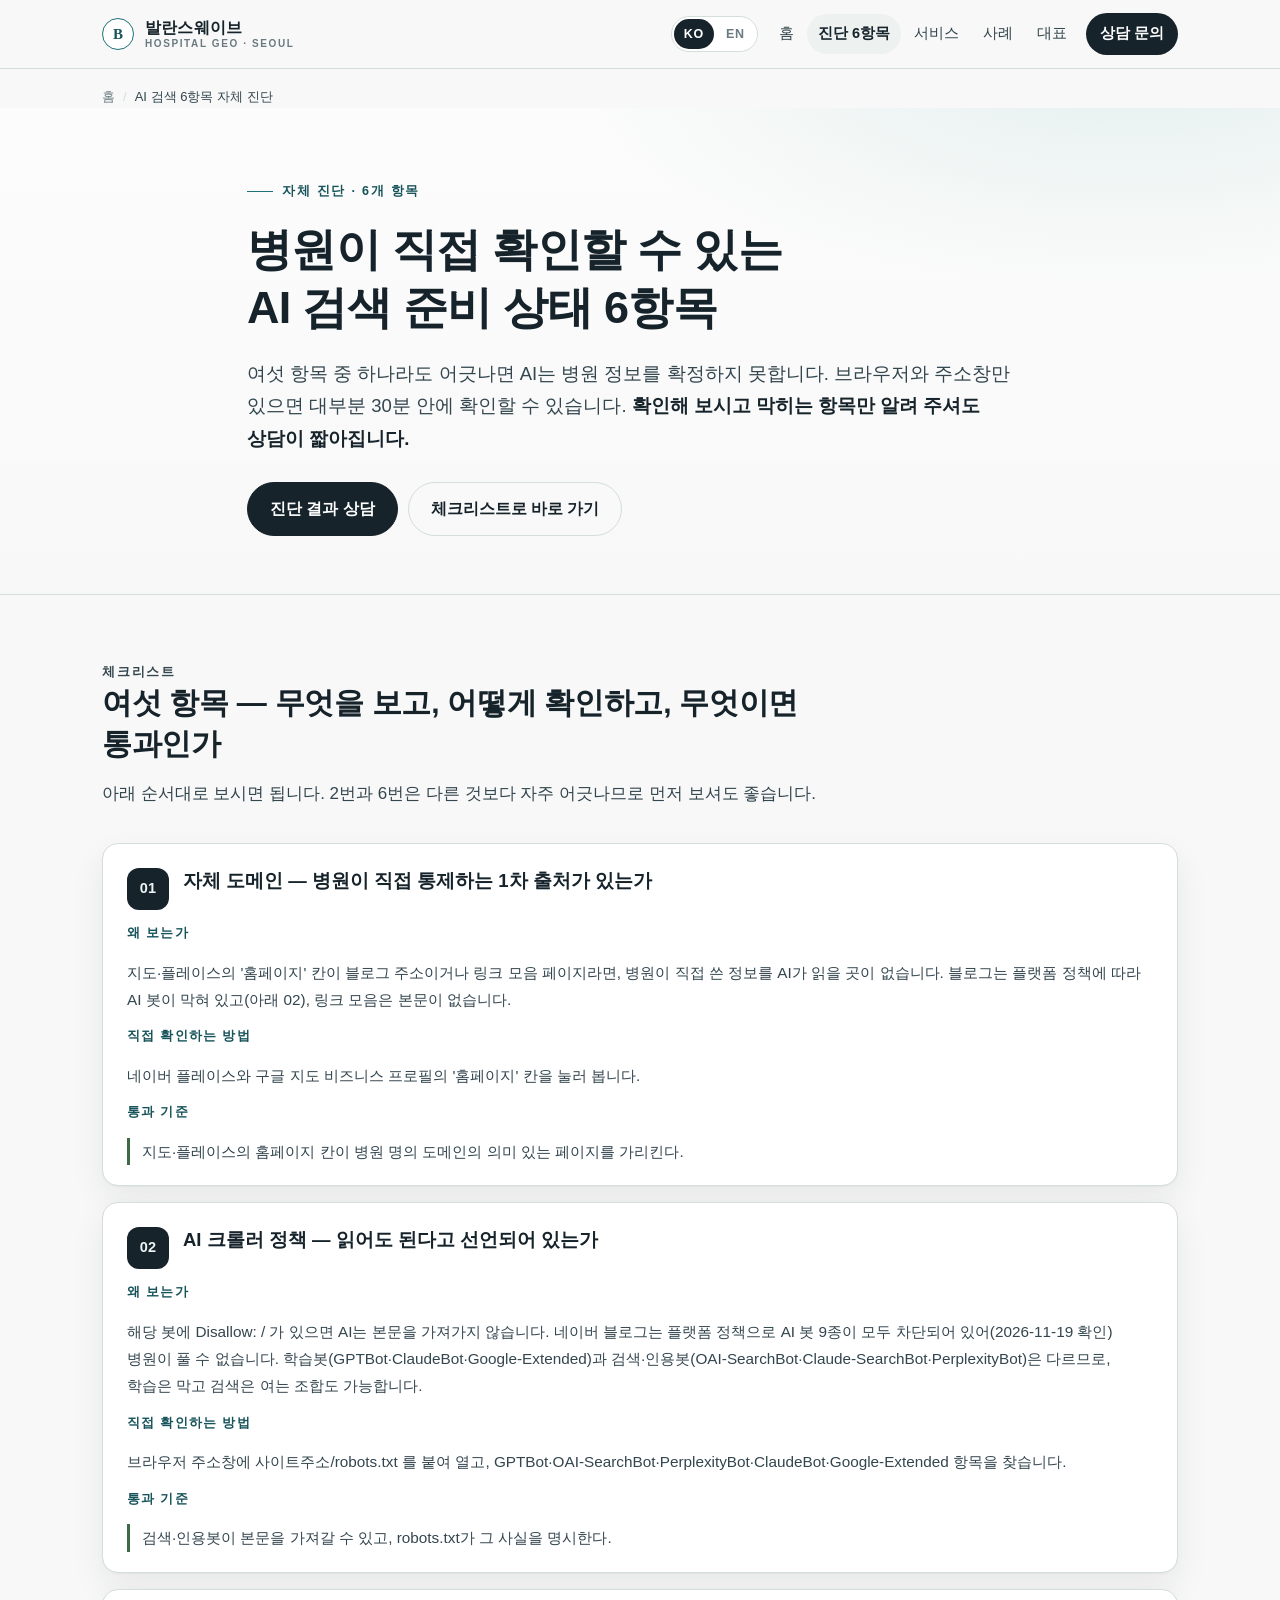
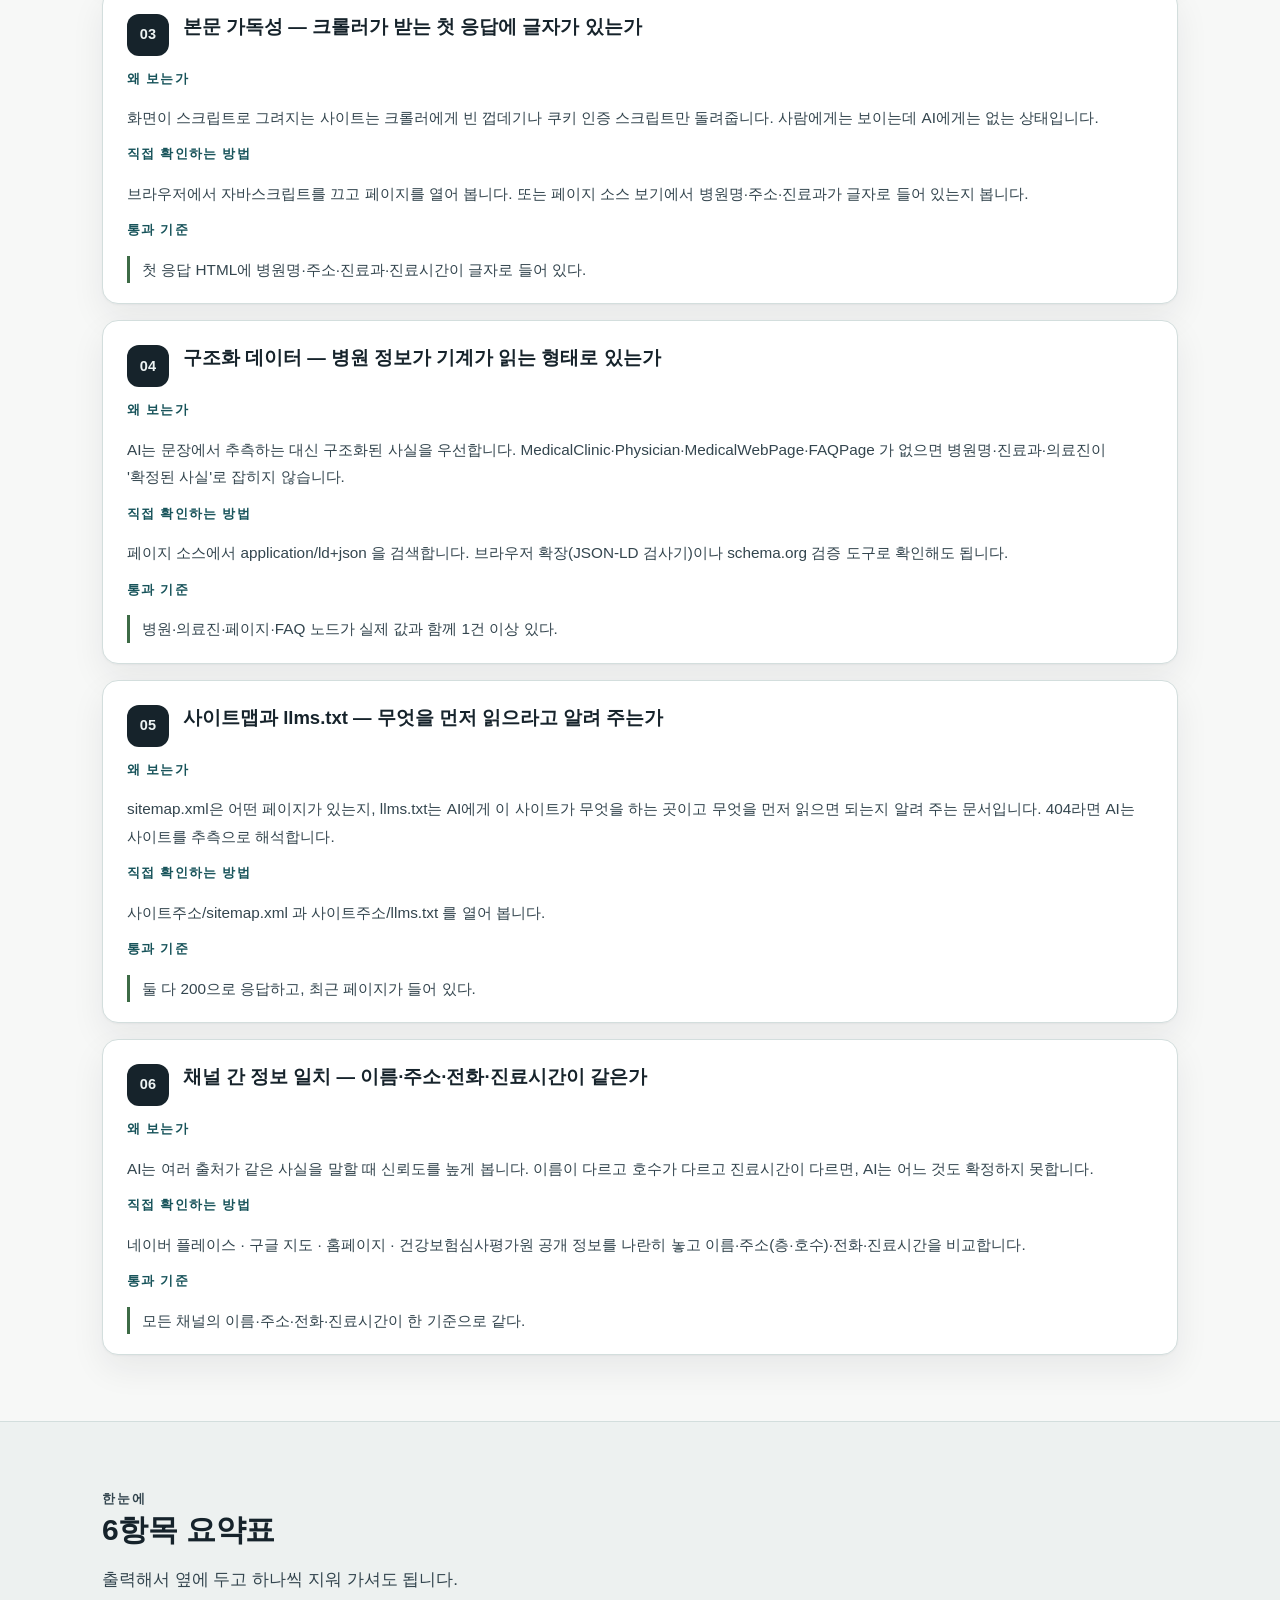
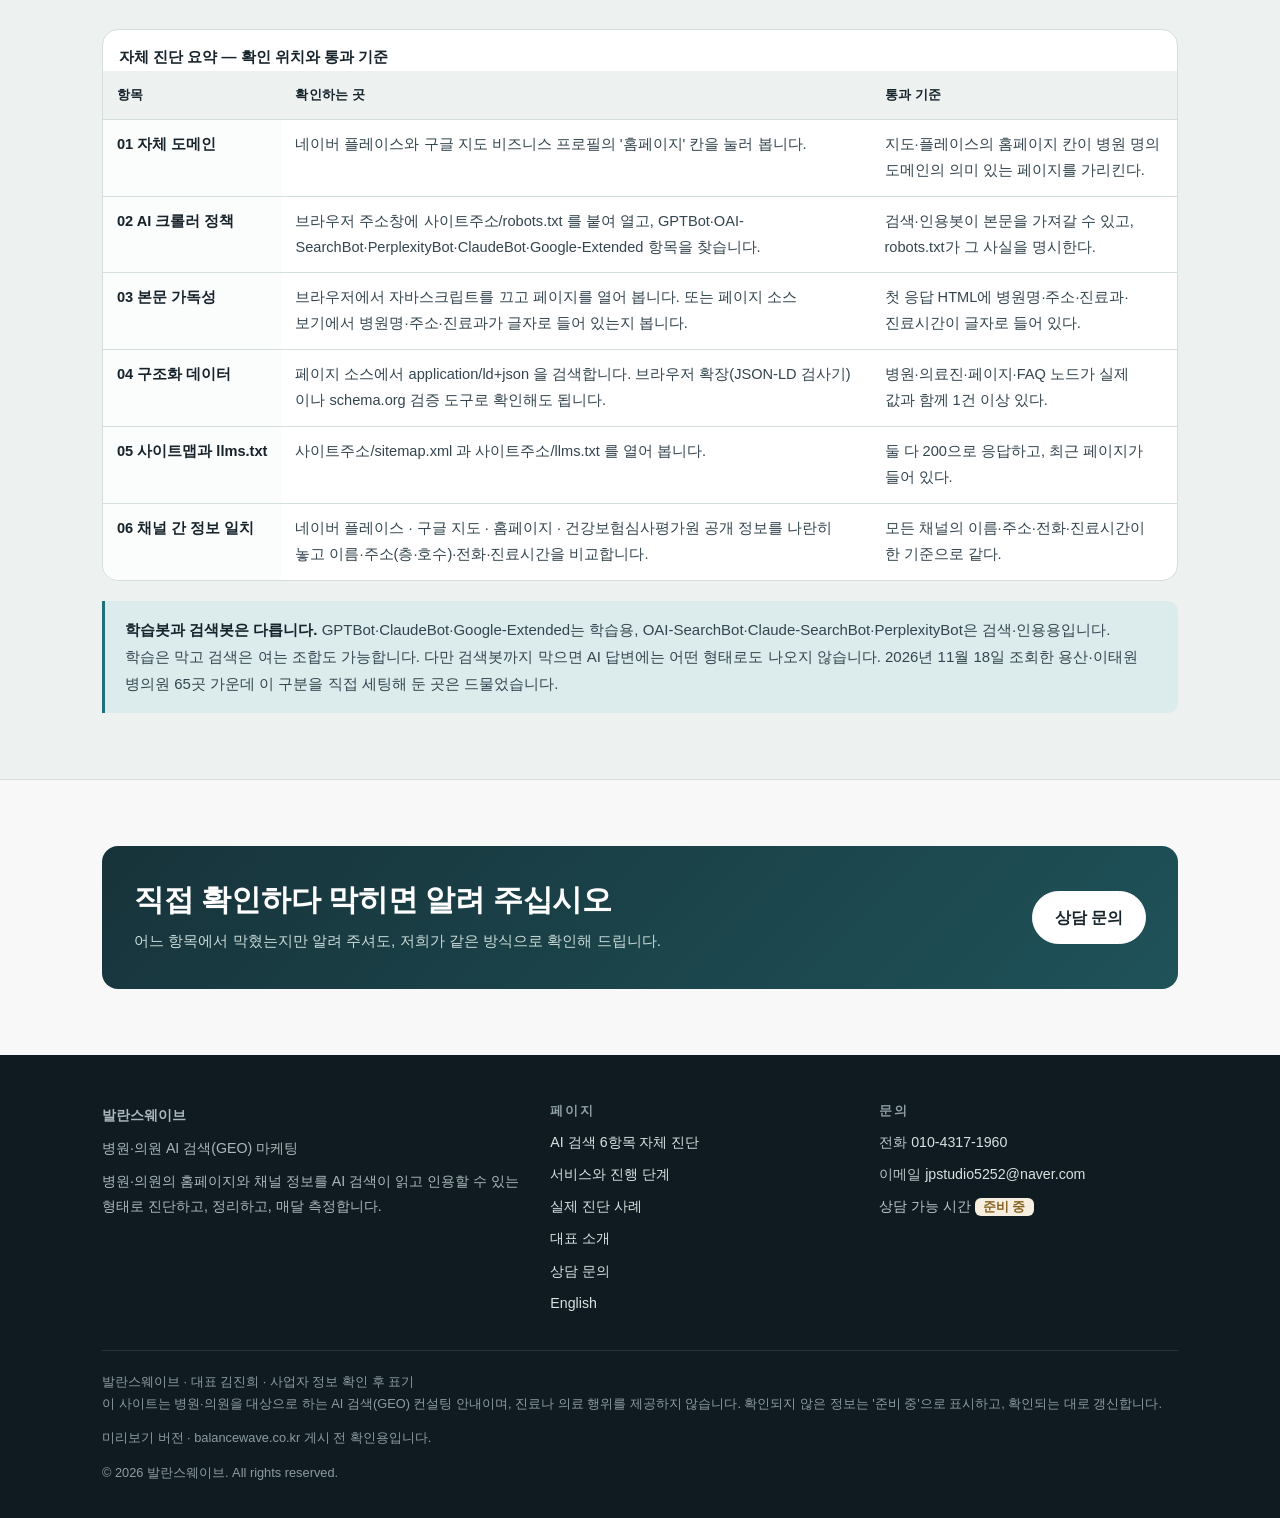
<file: diagnosis/index.html>
<!doctype html>
<html lang="ko">
<head>
<meta charset="utf-8">
<meta name="viewport" content="width=device-width, initial-scale=1">
<title>AI 검색 6항목 자체 진단 | 발란스웨이브</title>
<meta name="description" content="병원이 직접 확인할 수 있는 AI 검색 준비 상태 6항목 — 자체 도메인, AI 크롤러 정책, 본문 가독성, 구조화 데이터, 사이트맵·llms.txt, 채널 간 정보 일치. 확인 방법과 통과 기준.">
<link rel="canonical" href="https://jpstudio5252-eng.github.io/balancewave-site/diagnosis/">
<meta name="robots" content="index,follow,max-image-preview:large,max-snippet:-1">
<meta property="og:type" content="website">
<meta property="og:site_name" content="발란스웨이브">
<meta property="og:title" content="AI 검색 6항목 자체 진단 | 발란스웨이브">
<meta property="og:description" content="병원이 직접 확인할 수 있는 AI 검색 준비 상태 6항목 — 자체 도메인, AI 크롤러 정책, 본문 가독성, 구조화 데이터, 사이트맵·llms.txt, 채널 간 정보 일치. 확인 방법과 통과 기준.">
<meta property="og:url" content="https://jpstudio5252-eng.github.io/balancewave-site/diagnosis/">
<meta property="og:image" content="https://jpstudio5252-eng.github.io/balancewave-site/assets/img/og.png">
<meta property="og:image:width" content="1200">
<meta property="og:image:height" content="630">
<meta property="og:image:alt" content="AI 검색 6항목 자체 진단 | 발란스웨이브">
<meta name="twitter:title" content="AI 검색 6항목 자체 진단 | 발란스웨이브">
<meta name="twitter:description" content="병원이 직접 확인할 수 있는 AI 검색 준비 상태 6항목 — 자체 도메인, AI 크롤러 정책, 본문 가독성, 구조화 데이터, 사이트맵·llms.txt, 채널 간 정보 일치. 확인 방법과 통과 기준.">
<meta property="og:locale" content="ko_KR">
<meta name="twitter:card" content="summary_large_image">
<meta name="theme-color" content="#f7f8f7">
<link rel="icon" href="data:image/svg+xml,%3Csvg xmlns='http://www.w3.org/2000/svg' viewBox='0 0 64 64'%3E%3Crect width='64' height='64' rx='14' fill='%2316232b'/%3E%3Ctext x='32' y='44' font-family='Georgia,serif' font-size='30' fill='%23dceced' text-anchor='middle'%3EB%3C/text%3E%3C/svg%3E">
<link rel="llms" href="https://jpstudio5252-eng.github.io/balancewave-site/llms.txt" type="text/plain">
<link rel="stylesheet" href="../assets/style.css">
<script type="application/ld+json">
{
  "@context": "https://schema.org",
  "@graph": [
    {
      "@type": "ProfessionalService",
      "@id": "https://jpstudio5252-eng.github.io/balancewave-site/#business",
      "name": "발란스웨이브",
      "alternateName": [
        "발란스웨이브",
        "BALANCEWAVE",
        "Balancewave"
      ],
      "url": "https://jpstudio5252-eng.github.io/balancewave-site/",
      "description": "병원·의원의 홈페이지와 채널 정보를 AI 검색이 읽고 인용할 수 있는 형태로 진단하고, 정리하고, 매달 측정합니다.",
      "slogan": "병원·의원 AI 검색(GEO) 마케팅",
      "founder": {
        "@id": "https://jpstudio5252-eng.github.io/balancewave-site/#founder"
      },
      "parentOrganization": {
        "@id": "https://jpstudio5252-eng.github.io/balancewave-site/#organization"
      },
      "telephone": "+821043171960",
      "email": "jpstudio5252@naver.com",
      "contactPoint": {
        "@type": "ContactPoint",
        "telephone": "+821043171960",
        "email": "jpstudio5252@naver.com",
        "contactType": "sales",
        "areaServed": "KR",
        "availableLanguage": [
          "ko",
          "en"
        ]
      },
      "areaServed": [
        {
          "@type": "City",
          "name": "서울"
        },
        {
          "@type": "AdministrativeArea",
          "name": "용산구"
        }
      ],
      "knowsAbout": [
        "생성형 엔진 최적화(GEO)",
        "AI 검색 노출",
        "병원 홈페이지 구조화 데이터",
        "의료기관 정보 정합성",
        "AI 크롤러 정책",
        "llms.txt"
      ],
      "hasOfferCatalog": {
        "@type": "OfferCatalog",
        "name": "서비스",
        "itemListElement": [
          {
            "@type": "Offer",
            "itemOffered": {
              "@type": "Service",
              "name": "AI 검색 현황 진단",
              "description": "환자가 실제로 묻는 질문 25개를 설계하고, ChatGPT·Gemini·Perplexity·네이버 AI에 같은 조건으로 질의합니다(25 × 4 = 100회). 질문마다 언급(병원 이름이 나왔는가) · 인용(병원 페이지가 출처로 붙었는가) · 오류(AI가 틀린 정보를 말했는가)를 기록합니다.",
              "serviceType": "AI 검색 현황 진단"
            }
          },
          {
            "@type": "Offer",
            "itemOffered": {
              "@type": "Service",
              "name": "기술 기반 구축",
              "description": "AI 크롤러가 본문을 읽도록 접근 구조를 정상화하고, HTTPS·robots.txt·sitemap.xml·llms.txt를 정비합니다. MedicalClinic·Physician·MedicalWebPage·FAQPage 구조화 데이터를 넣고, 지도·포털과 홈페이지의 이름·주소·진료시간 표기를 한 기준으로 맞춥니다.",
              "serviceType": "기술 기반 구축"
            }
          },
          {
            "@type": "Offer",
            "itemOffered": {
              "@type": "Service",
              "name": "콘텐츠 제작",
              "description": "진료과·검진 항목·장비·의료진·오시는 길을 기계가 읽을 수 있는 구조 페이지로 만들고, 환자 질문형 FAQ 12편을 씁니다. 원장님이 진료에서 겪은 일을 25년 현장의 언어로 정리하되, 진료 성과를 약속하는 표현은 쓰지 않습니다.",
              "serviceType": "콘텐츠 제작"
            }
          },
          {
            "@type": "Offer",
            "itemOffered": {
              "@type": "Service",
              "name": "월간 운영·측정",
              "description": "콘텐츠 8건을 발행하고(자체 발행 4건 + 네이버 브랜드블로그 4건), 질문 세트를 고정한 채 격주로 다시 측정합니다. 월 1회 리포트에 새로 인용되기 시작한 질문·아직 비어 있는 질문·다음 달 보강 우선순위를 담고, AI가 틀리게 말한 항목의 정정 내역을 함께 적습니다.",
              "serviceType": "월간 운영·측정"
            }
          }
        ]
      }
    },
    {
      "@type": "Organization",
      "@id": "https://jpstudio5252-eng.github.io/balancewave-site/#organization",
      "name": "발란스웨이브",
      "alternateName": [
        "발란스웨이브",
        "BALANCEWAVE",
        "Balancewave"
      ],
      "url": "https://jpstudio5252-eng.github.io/balancewave-site/",
      "description": "병원·의원 AI 검색(GEO) 마케팅",
      "logo": "https://jpstudio5252-eng.github.io/balancewave-site/assets/img/og.png",
      "image": "https://jpstudio5252-eng.github.io/balancewave-site/assets/img/og.png",
      "founder": {
        "@id": "https://jpstudio5252-eng.github.io/balancewave-site/#founder"
      },
      "contactPoint": {
        "@type": "ContactPoint",
        "telephone": "+821043171960",
        "email": "jpstudio5252@naver.com",
        "contactType": "sales",
        "availableLanguage": [
          "ko",
          "en"
        ]
      }
    },
    {
      "@type": "WebSite",
      "@id": "https://jpstudio5252-eng.github.io/balancewave-site/#website",
      "url": "https://jpstudio5252-eng.github.io/balancewave-site/",
      "name": "발란스웨이브",
      "alternateName": [
        "발란스웨이브",
        "BALANCEWAVE",
        "Balancewave"
      ],
      "description": "병원·의원 AI 검색(GEO) 마케팅",
      "inLanguage": "ko-KR",
      "publisher": {
        "@id": "https://jpstudio5252-eng.github.io/balancewave-site/#organization"
      }
    },
    {
      "@type": "Person",
      "@id": "https://jpstudio5252-eng.github.io/balancewave-site/#founder",
      "name": "김진희",
      "jobTitle": "발란스웨이브 대표",
      "worksFor": {
        "@id": "https://jpstudio5252-eng.github.io/balancewave-site/#organization"
      },
      "alumniOf": {
        "@type": "CollegeOrUniversity",
        "name": "경희대학교 동서의학대학원"
      },
      "knowsAbout": [
        "생성형 엔진 최적화",
        "병원 마케팅",
        "대체의학",
        "체형·근막 현장"
      ],
      "description": "경희대학교 동서의학대학원 대체의학 박사. 현장 경력 25년. 발리너스 창업자. 용산·이태원 병의원의 AI 검색 노출을 직접 진단하고 제안서를 씁니다."
    },
    {
      "@type": "WebPage",
      "@id": "https://jpstudio5252-eng.github.io/balancewave-site/diagnosis/#webpage",
      "url": "https://jpstudio5252-eng.github.io/balancewave-site/diagnosis/",
      "name": "AI 검색 6항목 자체 진단 | 발란스웨이브",
      "description": "병원이 직접 확인할 수 있는 AI 검색 준비 상태 6항목 — 자체 도메인, AI 크롤러 정책, 본문 가독성, 구조화 데이터, 사이트맵·llms.txt, 채널 간 정보 일치. 확인 방법과 통과 기준.",
      "inLanguage": "ko-KR",
      "isPartOf": {
        "@id": "https://jpstudio5252-eng.github.io/balancewave-site/#website"
      },
      "publisher": {
        "@id": "https://jpstudio5252-eng.github.io/balancewave-site/#organization"
      },
      "about": {
        "@id": "https://jpstudio5252-eng.github.io/balancewave-site/#business"
      },
      "datePublished": "2026-11-20",
      "dateModified": "2026-11-20"
    },
    {
      "@type": "BreadcrumbList",
      "@id": "https://jpstudio5252-eng.github.io/balancewave-site/#breadcrumb-diagnosis",
      "itemListElement": [
        {
          "@type": "ListItem",
          "position": 1,
          "name": "홈",
          "item": "https://jpstudio5252-eng.github.io/balancewave-site/"
        },
        {
          "@type": "ListItem",
          "position": 2,
          "name": "AI 검색 6항목 자체 진단",
          "item": "https://jpstudio5252-eng.github.io/balancewave-site/diagnosis/"
        }
      ]
    }
  ]
}
</script>
</head>
<body>
<a class="skip-link" href="#main">본문으로 바로가기</a><header class="site-header"><div class="wrap header-inner"><a class="brand" href="../"><span class="brand-mark" aria-hidden="true">B</span><span class="brand-text"><span class="brand-name">발란스웨이브</span><span class="brand-sub">Hospital GEO · Seoul</span></span></a><div class="header-nav"><nav class="lang-switch" aria-label="언어 선택"><a href="../diagnosis/" hreflang="ko" aria-current="true" lang="ko">KO</a><a href="../en/" hreflang="en" lang="en">EN</a></nav><nav class="site-nav" aria-label="주 메뉴"><a href="../">홈</a><a href="../diagnosis/" aria-current="page">진단 6항목</a><a href="../services/">서비스</a><a href="../cases/">사례</a><a href="../about/">대표</a><a href="../contact/" class="nav-cta">상담 문의</a></nav></div></div></header>
<main id="main">

<nav class="breadcrumbs wrap" aria-label="현재 위치"><ol><li><a href="../">홈</a></li><li aria-current="page">AI 검색 6항목 자체 진단</li></ol></nav>
<section class="hero">
  <div class="wrap hero-inner">
    <p class="eyebrow">자체 진단 · 6개 항목</p>
    <h1>병원이 직접 확인할 수 있는<br>AI 검색 준비 상태 6항목</h1>
    <p class="lede">여섯 항목 중 하나라도 어긋나면 AI는 병원 정보를 확정하지 못합니다.
      브라우저와 주소창만 있으면 대부분 30분 안에 확인할 수 있습니다.
      <strong>확인해 보시고 막히는 항목만 알려 주셔도 상담이 짧아집니다.</strong></p>
    <div class="hero-actions">
      <a class="btn" href="../contact/">진단 결과 상담</a>
      <a class="btn btn--ghost" href="#checklist">체크리스트로 바로 가기</a>
    </div>
  </div>
</section>

<section class="section" id="checklist">
  <div class="wrap">
    <div class="section-head">
      <p class="kicker">체크리스트</p>
      <h2>여섯 항목 — 무엇을 보고, 어떻게 확인하고, 무엇이면 통과인가</h2>
      <p>아래 순서대로 보시면 됩니다. 2번과 6번은 다른 것보다 자주 어긋나므로 먼저 보셔도 좋습니다.</p>
    </div>
    <div class="check-list">
<article class="check">
  <div class="check-head"><span class="check-no" aria-hidden="true">01</span>
    <h3>자체 도메인 — 병원이 직접 통제하는 1차 출처가 있는가</h3></div>
  <dl>
    <dt>왜 보는가</dt><dd>지도·플레이스의 &#x27;홈페이지&#x27; 칸이 블로그 주소이거나 링크 모음 페이지라면, 병원이 직접 쓴 정보를 AI가 읽을 곳이 없습니다. 블로그는 플랫폼 정책에 따라 AI 봇이 막혀 있고(아래 02), 링크 모음은 본문이 없습니다.</dd>
    <dt>직접 확인하는 방법</dt><dd>네이버 플레이스와 구글 지도 비즈니스 프로필의 &#x27;홈페이지&#x27; 칸을 눌러 봅니다.</dd>
    <dt>통과 기준</dt><dd class="pass">지도·플레이스의 홈페이지 칸이 병원 명의 도메인의 의미 있는 페이지를 가리킨다.</dd>
  </dl>
</article>
<article class="check">
  <div class="check-head"><span class="check-no" aria-hidden="true">02</span>
    <h3>AI 크롤러 정책 — 읽어도 된다고 선언되어 있는가</h3></div>
  <dl>
    <dt>왜 보는가</dt><dd>해당 봇에 Disallow: / 가 있으면 AI는 본문을 가져가지 않습니다. 네이버 블로그는 플랫폼 정책으로 AI 봇 9종이 모두 차단되어 있어(2026-11-19 확인) 병원이 풀 수 없습니다. 학습봇(GPTBot·ClaudeBot·Google-Extended)과 검색·인용봇(OAI-SearchBot·Claude-SearchBot·PerplexityBot)은 다르므로, 학습은 막고 검색은 여는 조합도 가능합니다.</dd>
    <dt>직접 확인하는 방법</dt><dd>브라우저 주소창에 사이트주소/robots.txt 를 붙여 열고, GPTBot·OAI-SearchBot·PerplexityBot·ClaudeBot·Google-Extended 항목을 찾습니다.</dd>
    <dt>통과 기준</dt><dd class="pass">검색·인용봇이 본문을 가져갈 수 있고, robots.txt가 그 사실을 명시한다.</dd>
  </dl>
</article>
<article class="check">
  <div class="check-head"><span class="check-no" aria-hidden="true">03</span>
    <h3>본문 가독성 — 크롤러가 받는 첫 응답에 글자가 있는가</h3></div>
  <dl>
    <dt>왜 보는가</dt><dd>화면이 스크립트로 그려지는 사이트는 크롤러에게 빈 껍데기나 쿠키 인증 스크립트만 돌려줍니다. 사람에게는 보이는데 AI에게는 없는 상태입니다.</dd>
    <dt>직접 확인하는 방법</dt><dd>브라우저에서 자바스크립트를 끄고 페이지를 열어 봅니다. 또는 페이지 소스 보기에서 병원명·주소·진료과가 글자로 들어 있는지 봅니다.</dd>
    <dt>통과 기준</dt><dd class="pass">첫 응답 HTML에 병원명·주소·진료과·진료시간이 글자로 들어 있다.</dd>
  </dl>
</article>
<article class="check">
  <div class="check-head"><span class="check-no" aria-hidden="true">04</span>
    <h3>구조화 데이터 — 병원 정보가 기계가 읽는 형태로 있는가</h3></div>
  <dl>
    <dt>왜 보는가</dt><dd>AI는 문장에서 추측하는 대신 구조화된 사실을 우선합니다. MedicalClinic·Physician·MedicalWebPage·FAQPage 가 없으면 병원명·진료과·의료진이 &#x27;확정된 사실&#x27;로 잡히지 않습니다.</dd>
    <dt>직접 확인하는 방법</dt><dd>페이지 소스에서 application/ld+json 을 검색합니다. 브라우저 확장(JSON-LD 검사기)이나 schema.org 검증 도구로 확인해도 됩니다.</dd>
    <dt>통과 기준</dt><dd class="pass">병원·의료진·페이지·FAQ 노드가 실제 값과 함께 1건 이상 있다.</dd>
  </dl>
</article>
<article class="check">
  <div class="check-head"><span class="check-no" aria-hidden="true">05</span>
    <h3>사이트맵과 llms.txt — 무엇을 먼저 읽으라고 알려 주는가</h3></div>
  <dl>
    <dt>왜 보는가</dt><dd>sitemap.xml은 어떤 페이지가 있는지, llms.txt는 AI에게 이 사이트가 무엇을 하는 곳이고 무엇을 먼저 읽으면 되는지 알려 주는 문서입니다. 404라면 AI는 사이트를 추측으로 해석합니다.</dd>
    <dt>직접 확인하는 방법</dt><dd>사이트주소/sitemap.xml 과 사이트주소/llms.txt 를 열어 봅니다.</dd>
    <dt>통과 기준</dt><dd class="pass">둘 다 200으로 응답하고, 최근 페이지가 들어 있다.</dd>
  </dl>
</article>
<article class="check">
  <div class="check-head"><span class="check-no" aria-hidden="true">06</span>
    <h3>채널 간 정보 일치 — 이름·주소·전화·진료시간이 같은가</h3></div>
  <dl>
    <dt>왜 보는가</dt><dd>AI는 여러 출처가 같은 사실을 말할 때 신뢰도를 높게 봅니다. 이름이 다르고 호수가 다르고 진료시간이 다르면, AI는 어느 것도 확정하지 못합니다.</dd>
    <dt>직접 확인하는 방법</dt><dd>네이버 플레이스 · 구글 지도 · 홈페이지 · 건강보험심사평가원 공개 정보를 나란히 놓고 이름·주소(층·호수)·전화·진료시간을 비교합니다.</dd>
    <dt>통과 기준</dt><dd class="pass">모든 채널의 이름·주소·전화·진료시간이 한 기준으로 같다.</dd>
  </dl>
</article></div>
  </div>
</section>

<section class="section section--tint">
  <div class="wrap">
    <div class="section-head">
      <p class="kicker">한눈에</p>
      <h2>6항목 요약표</h2>
      <p>출력해서 옆에 두고 하나씩 지워 가셔도 됩니다.</p>
    </div>
    <div class="table-wrap">
      <table class="data">
        <caption>자체 진단 요약 — 확인 위치와 통과 기준</caption>
        <thead><tr><th scope="col">항목</th><th scope="col">확인하는 곳</th><th scope="col">통과 기준</th></tr></thead>
        <tbody><tr><th scope="row">01 자체 도메인</th><td>네이버 플레이스와 구글 지도 비즈니스 프로필의 &#x27;홈페이지&#x27; 칸을 눌러 봅니다.</td><td>지도·플레이스의 홈페이지 칸이 병원 명의 도메인의 의미 있는 페이지를 가리킨다.</td></tr><tr><th scope="row">02 AI 크롤러 정책</th><td>브라우저 주소창에 사이트주소/robots.txt 를 붙여 열고, GPTBot·OAI-SearchBot·PerplexityBot·ClaudeBot·Google-Extended 항목을 찾습니다.</td><td>검색·인용봇이 본문을 가져갈 수 있고, robots.txt가 그 사실을 명시한다.</td></tr><tr><th scope="row">03 본문 가독성</th><td>브라우저에서 자바스크립트를 끄고 페이지를 열어 봅니다. 또는 페이지 소스 보기에서 병원명·주소·진료과가 글자로 들어 있는지 봅니다.</td><td>첫 응답 HTML에 병원명·주소·진료과·진료시간이 글자로 들어 있다.</td></tr><tr><th scope="row">04 구조화 데이터</th><td>페이지 소스에서 application/ld+json 을 검색합니다. 브라우저 확장(JSON-LD 검사기)이나 schema.org 검증 도구로 확인해도 됩니다.</td><td>병원·의료진·페이지·FAQ 노드가 실제 값과 함께 1건 이상 있다.</td></tr><tr><th scope="row">05 사이트맵과 llms.txt</th><td>사이트주소/sitemap.xml 과 사이트주소/llms.txt 를 열어 봅니다.</td><td>둘 다 200으로 응답하고, 최근 페이지가 들어 있다.</td></tr><tr><th scope="row">06 채널 간 정보 일치</th><td>네이버 플레이스 · 구글 지도 · 홈페이지 · 건강보험심사평가원 공개 정보를 나란히 놓고 이름·주소(층·호수)·전화·진료시간을 비교합니다.</td><td>모든 채널의 이름·주소·전화·진료시간이 한 기준으로 같다.</td></tr></tbody>
      </table>
    </div>
    <div class="note">
      <strong>학습봇과 검색봇은 다릅니다.</strong>
      GPTBot·ClaudeBot·Google-Extended는 학습용, OAI-SearchBot·Claude-SearchBot·PerplexityBot은 검색·인용용입니다.
      학습은 막고 검색은 여는 조합도 가능합니다. 다만 검색봇까지 막으면 AI 답변에는 어떤 형태로도 나오지 않습니다.
      2026년 11월 18일 조회한 용산·이태원 병의원 65곳 가운데 이 구분을 직접 세팅해 둔 곳은 드물었습니다.
    </div>
  </div>
</section>

<section class="section">
  <div class="wrap">
    <div class="cta-band">
      <div><h2>직접 확인하다 막히면 알려 주십시오</h2>
        <p>어느 항목에서 막혔는지만 알려 주셔도, 저희가 같은 방식으로 확인해 드립니다.</p></div>
      <a class="btn" href="../contact/">상담 문의</a>
    </div>
  </div>
</section>

</main>
<footer class="site-footer">
  <div class="wrap">
    <div class="footer-grid">
      <div>
        <p class="footer-brand">발란스웨이브</p>
        <p>병원·의원 AI 검색(GEO) 마케팅</p>
        <p>병원·의원의 홈페이지와 채널 정보를 AI 검색이 읽고 인용할 수 있는 형태로 진단하고, 정리하고, 매달 측정합니다.</p>
      </div>
      <div>
        <h2>페이지</h2>
        <ul class="footer-list">
          <li><a href="../diagnosis/">AI 검색 6항목 자체 진단</a></li>
          <li><a href="../services/">서비스와 진행 단계</a></li>
          <li><a href="../cases/">실제 진단 사례</a></li>
          <li><a href="../about/">대표 소개</a></li>
          <li><a href="../contact/">상담 문의</a></li>
          <li><a href="../en/" lang="en" hreflang="en">English</a></li>
        </ul>
      </div>
      <div>
        <h2>문의</h2>
        <ul class="footer-list">
          <li>전화 <a href="tel:+821043171960">010-4317-1960</a></li>
          <li>이메일 <a href="mailto:jpstudio5252@naver.com">jpstudio5252@naver.com</a></li>
          <li>상담 가능 시간 <span class="todo">준비 중</span></li>
        </ul>
      </div>
    </div>
    <div class="footer-legal">발란스웨이브 · 대표 김진희 · 사업자 정보 확인 후 표기<br>이 사이트는 병원·의원을 대상으로 하는 AI 검색(GEO) 컨설팅 안내이며, 진료나 의료 행위를 제공하지 않습니다. 확인되지 않은 정보는 '준비 중'으로 표시하고, 확인되는 대로 갱신합니다.<p class="footer-legal" style="border-top:0;padding-top:0;margin-top:12px">미리보기 버전 · balancewave.co.kr 게시 전 확인용입니다.</p>
      <p style="margin:10px 0 0">© 2026 발란스웨이브. All rights reserved.</p>
    </div>
  </div>
</footer>
</body>
</html>
</file>
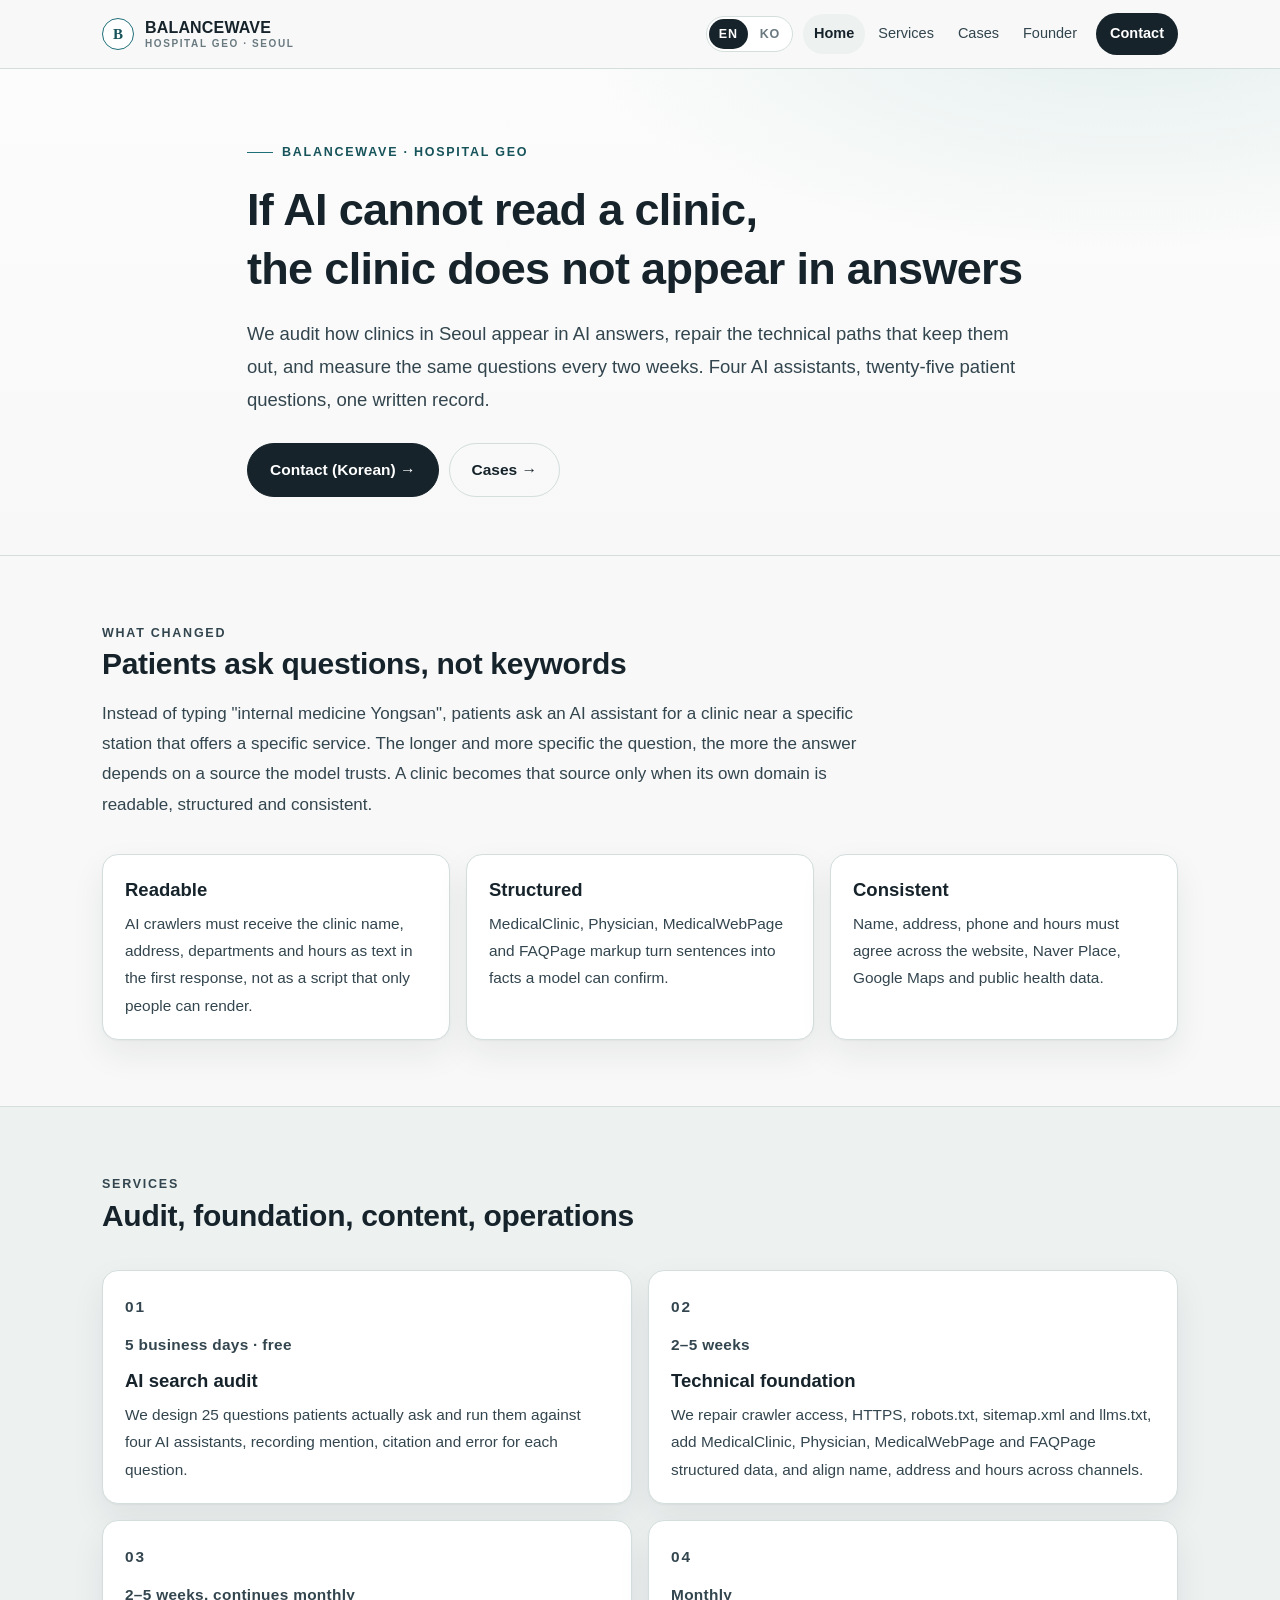
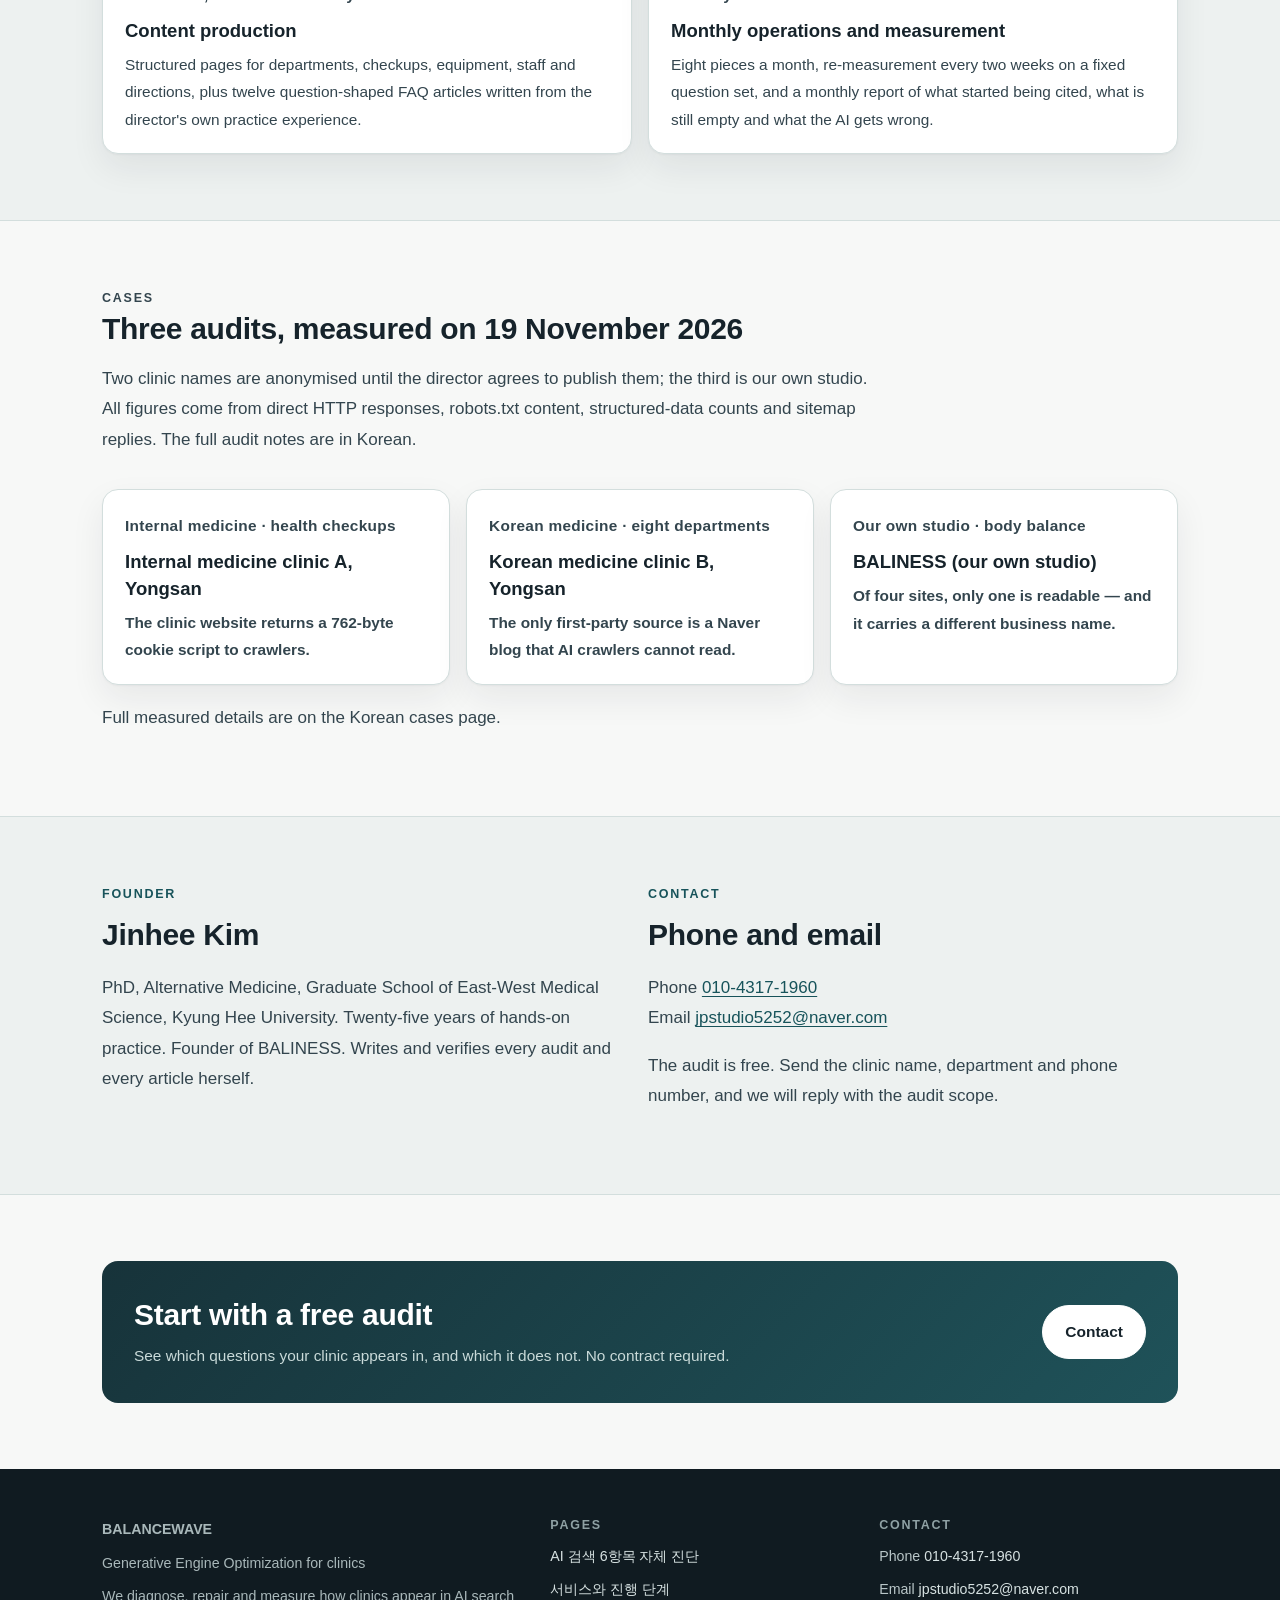
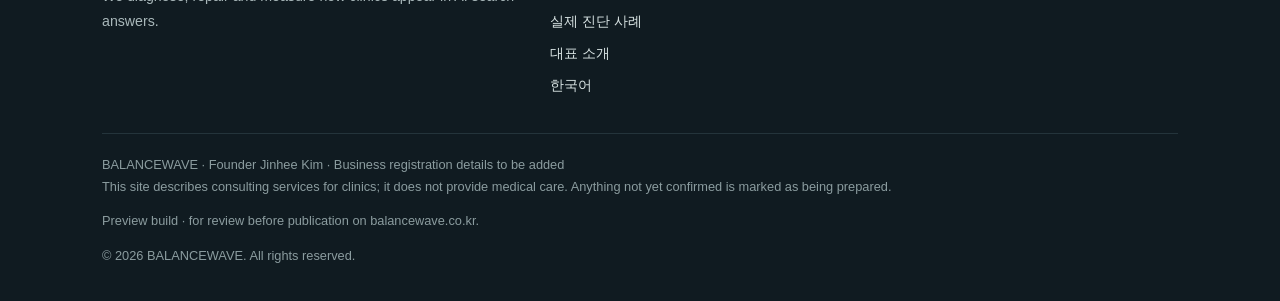
<file: en/index.html>
<!doctype html>
<html lang="en">
<head>
<meta charset="utf-8">
<meta name="viewport" content="width=device-width, initial-scale=1">
<title>BALANCEWAVE | GEO for clinics in Seoul</title>
<meta name="description" content="We audit, repair and measure how clinics in Seoul appear in AI answers — crawler access, structured data, llms.txt and channel consistency. Free first audit.">
<link rel="canonical" href="https://jpstudio5252-eng.github.io/balancewave-site/en/">
<link rel="alternate" hreflang="ko" href="https://jpstudio5252-eng.github.io/balancewave-site/">
<link rel="alternate" hreflang="en" href="https://jpstudio5252-eng.github.io/balancewave-site/en/">
<link rel="alternate" hreflang="x-default" href="https://jpstudio5252-eng.github.io/balancewave-site/">
<meta name="robots" content="index,follow,max-image-preview:large,max-snippet:-1">
<meta property="og:type" content="website">
<meta property="og:site_name" content="BALANCEWAVE">
<meta property="og:title" content="BALANCEWAVE | GEO for clinics in Seoul">
<meta property="og:description" content="We audit, repair and measure how clinics in Seoul appear in AI answers — crawler access, structured data, llms.txt and channel consistency. Free first audit.">
<meta property="og:url" content="https://jpstudio5252-eng.github.io/balancewave-site/en/">
<meta property="og:image" content="https://jpstudio5252-eng.github.io/balancewave-site/assets/img/og.png">
<meta property="og:image:width" content="1200">
<meta property="og:image:height" content="630">
<meta property="og:image:alt" content="BALANCEWAVE | GEO for clinics in Seoul">
<meta name="twitter:title" content="BALANCEWAVE | GEO for clinics in Seoul">
<meta name="twitter:description" content="We audit, repair and measure how clinics in Seoul appear in AI answers — crawler access, structured data, llms.txt and channel consistency. Free first audit.">
<meta property="og:locale" content="en_US">
<meta name="twitter:card" content="summary_large_image">
<meta name="theme-color" content="#f7f8f7">
<link rel="icon" href="data:image/svg+xml,%3Csvg xmlns='http://www.w3.org/2000/svg' viewBox='0 0 64 64'%3E%3Crect width='64' height='64' rx='14' fill='%2316232b'/%3E%3Ctext x='32' y='44' font-family='Georgia,serif' font-size='30' fill='%23dceced' text-anchor='middle'%3EB%3C/text%3E%3C/svg%3E">
<link rel="llms" href="https://jpstudio5252-eng.github.io/balancewave-site/llms.txt" type="text/plain">
<link rel="stylesheet" href="../assets/style.css">
<script type="application/ld+json">
{
  "@context": "https://schema.org",
  "@graph": [
    {
      "@type": "ProfessionalService",
      "@id": "https://jpstudio5252-eng.github.io/balancewave-site/#business",
      "name": "BALANCEWAVE",
      "alternateName": [
        "발란스웨이브",
        "BALANCEWAVE",
        "Balancewave"
      ],
      "url": "https://jpstudio5252-eng.github.io/balancewave-site/",
      "description": "We diagnose, repair and measure how clinics appear in AI search answers.",
      "slogan": "Generative Engine Optimization for clinics",
      "founder": {
        "@id": "https://jpstudio5252-eng.github.io/balancewave-site/#founder"
      },
      "parentOrganization": {
        "@id": "https://jpstudio5252-eng.github.io/balancewave-site/#organization"
      },
      "telephone": "+821043171960",
      "email": "jpstudio5252@naver.com",
      "contactPoint": {
        "@type": "ContactPoint",
        "telephone": "+821043171960",
        "email": "jpstudio5252@naver.com",
        "contactType": "sales",
        "areaServed": "KR",
        "availableLanguage": [
          "ko",
          "en"
        ]
      },
      "areaServed": [
        {
          "@type": "City",
          "name": "Seoul"
        },
        {
          "@type": "AdministrativeArea",
          "name": "Yongsan-gu"
        }
      ],
      "knowsAbout": [
        "Generative Engine Optimization",
        "AI search visibility",
        "structured data for clinics",
        "clinic information consistency"
      ],
      "hasOfferCatalog": {
        "@type": "OfferCatalog",
        "name": "Services",
        "itemListElement": [
          {
            "@type": "Offer",
            "itemOffered": {
              "@type": "Service",
              "name": "AI search audit",
              "description": "We design 25 questions patients actually ask and run them against four AI assistants, recording mention, citation and error for each question.",
              "serviceType": "AI search audit"
            }
          },
          {
            "@type": "Offer",
            "itemOffered": {
              "@type": "Service",
              "name": "Technical foundation",
              "description": "We repair crawler access, HTTPS, robots.txt, sitemap.xml and llms.txt, add MedicalClinic, Physician, MedicalWebPage and FAQPage structured data, and align name, address and hours across channels.",
              "serviceType": "Technical foundation"
            }
          },
          {
            "@type": "Offer",
            "itemOffered": {
              "@type": "Service",
              "name": "Content production",
              "description": "Structured pages for departments, checkups, equipment, staff and directions, plus twelve question-shaped FAQ articles written from the director's own practice experience.",
              "serviceType": "Content production"
            }
          },
          {
            "@type": "Offer",
            "itemOffered": {
              "@type": "Service",
              "name": "Monthly operations and measurement",
              "description": "Eight pieces a month, re-measurement every two weeks on a fixed question set, and a monthly report of what started being cited, what is still empty and what the AI gets wrong.",
              "serviceType": "Monthly operations and measurement"
            }
          }
        ]
      }
    },
    {
      "@type": "Organization",
      "@id": "https://jpstudio5252-eng.github.io/balancewave-site/#organization",
      "name": "BALANCEWAVE",
      "alternateName": [
        "발란스웨이브",
        "BALANCEWAVE",
        "Balancewave"
      ],
      "url": "https://jpstudio5252-eng.github.io/balancewave-site/",
      "description": "Generative Engine Optimization for clinics",
      "logo": "https://jpstudio5252-eng.github.io/balancewave-site/assets/img/og.png",
      "image": "https://jpstudio5252-eng.github.io/balancewave-site/assets/img/og.png",
      "founder": {
        "@id": "https://jpstudio5252-eng.github.io/balancewave-site/#founder"
      },
      "contactPoint": {
        "@type": "ContactPoint",
        "telephone": "+821043171960",
        "email": "jpstudio5252@naver.com",
        "contactType": "sales",
        "availableLanguage": [
          "ko",
          "en"
        ]
      }
    },
    {
      "@type": "WebSite",
      "@id": "https://jpstudio5252-eng.github.io/balancewave-site/#website",
      "url": "https://jpstudio5252-eng.github.io/balancewave-site/",
      "name": "BALANCEWAVE",
      "alternateName": [
        "발란스웨이브",
        "BALANCEWAVE",
        "Balancewave"
      ],
      "description": "Generative Engine Optimization for clinics",
      "inLanguage": "en",
      "publisher": {
        "@id": "https://jpstudio5252-eng.github.io/balancewave-site/#organization"
      }
    },
    {
      "@type": "Person",
      "@id": "https://jpstudio5252-eng.github.io/balancewave-site/#founder",
      "name": "Jinhee Kim",
      "jobTitle": "Founder, BALANCEWAVE",
      "worksFor": {
        "@id": "https://jpstudio5252-eng.github.io/balancewave-site/#organization"
      },
      "alumniOf": {
        "@type": "CollegeOrUniversity",
        "name": "Kyung Hee University, Graduate School of East-West Medical Science"
      },
      "knowsAbout": [
        "Generative Engine Optimization",
        "clinic marketing",
        "alternative medicine"
      ],
      "description": "PhD in Alternative Medicine, Kyung Hee University. 25 years of hands-on practice. Founder of BALINESS; writes and verifies GEO audits for clinics in Seoul."
    },
    {
      "@type": "WebPage",
      "@id": "https://jpstudio5252-eng.github.io/balancewave-site/en/#webpage",
      "url": "https://jpstudio5252-eng.github.io/balancewave-site/en/",
      "name": "BALANCEWAVE | GEO for clinics in Seoul",
      "description": "We audit, repair and measure how clinics in Seoul appear in AI answers — crawler access, structured data, llms.txt and channel consistency. Free first audit.",
      "inLanguage": "en",
      "isPartOf": {
        "@id": "https://jpstudio5252-eng.github.io/balancewave-site/#website"
      },
      "publisher": {
        "@id": "https://jpstudio5252-eng.github.io/balancewave-site/#organization"
      },
      "about": {
        "@id": "https://jpstudio5252-eng.github.io/balancewave-site/#business"
      },
      "datePublished": "2026-11-20",
      "dateModified": "2026-11-20"
    },
    {
      "@type": "BreadcrumbList",
      "@id": "https://jpstudio5252-eng.github.io/balancewave-site/#breadcrumb-en",
      "itemListElement": [
        {
          "@type": "ListItem",
          "position": 1,
          "name": "Home",
          "item": "https://jpstudio5252-eng.github.io/balancewave-site/en/"
        }
      ]
    }
  ]
}
</script>
</head>
<body>
<a class="skip-link" href="#main">Skip to content</a><header class="site-header"><div class="wrap header-inner"><a class="brand" href="../en/"><span class="brand-mark" aria-hidden="true">B</span><span class="brand-text"><span class="brand-name">BALANCEWAVE</span><span class="brand-sub">Hospital GEO · Seoul</span></span></a><div class="header-nav"><nav class="lang-switch" aria-label="Language"><a href="../en/" hreflang="en" aria-current="true" lang="en">EN</a><a href="../" hreflang="ko" lang="ko">KO</a></nav><nav class="site-nav" aria-label="Main"><a href="../en/" aria-current="page">Home</a><a href="../services/" lang="ko">Services</a><a href="../cases/" lang="ko">Cases</a><a href="../about/" lang="ko">Founder</a><a href="../contact/" class="nav-cta" lang="ko">Contact</a></nav></div></div></header>
<main id="main">

<section class="hero">
  <div class="wrap hero-inner">
    <p class="eyebrow">BALANCEWAVE · Hospital GEO</p>
    <h1>If AI cannot read a clinic,<br>the clinic does not appear in answers</h1>
    <p class="lede">We audit how clinics in Seoul appear in AI answers, repair the technical paths that
      keep them out, and measure the same questions every two weeks. Four AI assistants, twenty-five
      patient questions, one written record.</p>
    <div class="hero-actions">
      <a class="btn" href="../contact/" lang="ko">Contact (Korean) →</a>
      <a class="btn btn--ghost" href="../cases/" lang="ko">Cases →</a>
    </div>
  </div>
</section>

<section class="section">
  <div class="wrap">
    <div class="section-head">
      <p class="kicker">What changed</p>
      <h2>Patients ask questions, not keywords</h2>
      <p>Instead of typing "internal medicine Yongsan", patients ask an AI assistant for a clinic near a
        specific station that offers a specific service. The longer and more specific the question, the more
        the answer depends on a source the model trusts. A clinic becomes that source only when its own
        domain is readable, structured and consistent.</p>
    </div>
    <div class="grid grid--3">
      <article class="card"><h3>Readable</h3><p>AI crawlers must receive the clinic name, address,
        departments and hours as text in the first response, not as a script that only people can render.</p></article>
      <article class="card"><h3>Structured</h3><p>MedicalClinic, Physician, MedicalWebPage and FAQPage
        markup turn sentences into facts a model can confirm.</p></article>
      <article class="card"><h3>Consistent</h3><p>Name, address, phone and hours must agree across the
        website, Naver Place, Google Maps and public health data.</p></article>
    </div>
  </div>
</section>

<section class="section section--tint">
  <div class="wrap">
    <div class="section-head">
      <p class="kicker">Services</p>
      <h2>Audit, foundation, content, operations</h2>
    </div>
    <div class="grid grid--2"><article class="card"><p class="card-no">01</p><p class="card-sub">5 business days · free</p><h3>AI search audit</h3><p>We design 25 questions patients actually ask and run them against four AI assistants, recording mention, citation and error for each question.</p></article><article class="card"><p class="card-no">02</p><p class="card-sub">2–5 weeks</p><h3>Technical foundation</h3><p>We repair crawler access, HTTPS, robots.txt, sitemap.xml and llms.txt, add MedicalClinic, Physician, MedicalWebPage and FAQPage structured data, and align name, address and hours across channels.</p></article><article class="card"><p class="card-no">03</p><p class="card-sub">2–5 weeks, continues monthly</p><h3>Content production</h3><p>Structured pages for departments, checkups, equipment, staff and directions, plus twelve question-shaped FAQ articles written from the director&#x27;s own practice experience.</p></article><article class="card"><p class="card-no">04</p><p class="card-sub">Monthly</p><h3>Monthly operations and measurement</h3><p>Eight pieces a month, re-measurement every two weeks on a fixed question set, and a monthly report of what started being cited, what is still empty and what the AI gets wrong.</p></article></div>
  </div>
</section>

<section class="section">
  <div class="wrap">
    <div class="section-head">
      <p class="kicker">Cases</p>
      <h2>Three audits, measured on 19 November 2026</h2>
      <p>Two clinic names are anonymised until the director agrees to publish them; the third is our own
        studio. All figures come from direct HTTP responses, robots.txt content, structured-data counts
        and sitemap replies. The full audit notes are in Korean.</p>
    </div>
    <div class="grid grid--3"><article class="card"><p class="card-sub">Internal medicine · health checkups</p><h3>Internal medicine clinic A, Yongsan</h3><p><strong>The clinic website returns a 762-byte cookie script to crawlers.</strong></p></article><article class="card"><p class="card-sub">Korean medicine · eight departments</p><h3>Korean medicine clinic B, Yongsan</h3><p><strong>The only first-party source is a Naver blog that AI crawlers cannot read.</strong></p></article><article class="card"><p class="card-sub">Our own studio · body balance</p><h3>BALINESS (our own studio)</h3><p><strong>Of four sites, only one is readable — and it carries a different business name.</strong></p></article></div>
    <p class="mt-2" style="color:var(--ink-soft)">Full measured details are on the Korean cases page.</p>
  </div>
</section>

<section class="section section--tint">
  <div class="wrap">
    <div class="grid grid--2">
      <div>
        <p class="kicker">Founder</p>
        <h2>Jinhee Kim</h2>
        <p style="color:var(--ink-soft)">PhD, Alternative Medicine, Graduate School of East-West Medical Science, Kyung Hee University. Twenty-five years of hands-on
          practice. Founder of BALINESS. Writes and verifies every audit and every article herself.</p>
      </div>
      <div>
        <p class="kicker">Contact</p>
        <h2>Phone and email</h2>
        <p style="color:var(--ink-soft)">Phone <a href="tel:+821043171960">010-4317-1960</a><br>
          Email <a href="mailto:jpstudio5252@naver.com">jpstudio5252@naver.com</a></p>
        <p style="color:var(--ink-soft)">The audit is free. Send the clinic name, department and phone
          number, and we will reply with the audit scope.</p>
      </div>
    </div>
  </div>
</section>

<section class="section">
  <div class="wrap"><div class="cta-band"><div><h2>Start with a free audit</h2><p>See which questions your clinic appears in, and which it does not. No contract required.</p></div><a class="btn" href="../contact/">Contact</a></div></div>
</section>

</main>
<footer class="site-footer">
  <div class="wrap">
    <div class="footer-grid">
      <div>
        <p class="footer-brand">BALANCEWAVE</p>
        <p>Generative Engine Optimization for clinics</p>
        <p>We diagnose, repair and measure how clinics appear in AI search answers.</p>
      </div>
      <div>
        <h2>Pages</h2>
        <ul class="footer-list">
          <li><a href="../diagnosis/" lang="ko">AI 검색 6항목 자체 진단</a></li>
          <li><a href="../services/" lang="ko">서비스와 진행 단계</a></li>
          <li><a href="../cases/" lang="ko">실제 진단 사례</a></li>
          <li><a href="../about/" lang="ko">대표 소개</a></li>
          <li><a href="../" lang="ko" hreflang="ko">한국어</a></li>
        </ul>
      </div>
      <div>
        <h2>Contact</h2>
        <ul class="footer-list">
          <li>Phone <a href="tel:+821043171960">010-4317-1960</a></li>
          <li>Email <a href="mailto:jpstudio5252@naver.com">jpstudio5252@naver.com</a></li>
        </ul>
      </div>
    </div>
    <div class="footer-legal">BALANCEWAVE · Founder Jinhee Kim · Business registration details to be added<br>This site describes consulting services for clinics; it does not provide medical care. Anything not yet confirmed is marked as being prepared.<p class="footer-legal" style="border-top:0;padding-top:0;margin-top:12px">Preview build · for review before publication on balancewave.co.kr.</p>
      <p style="margin:10px 0 0">© 2026 BALANCEWAVE. All rights reserved.</p>
    </div>
  </div>
</footer>
</body>
</html>
</file>
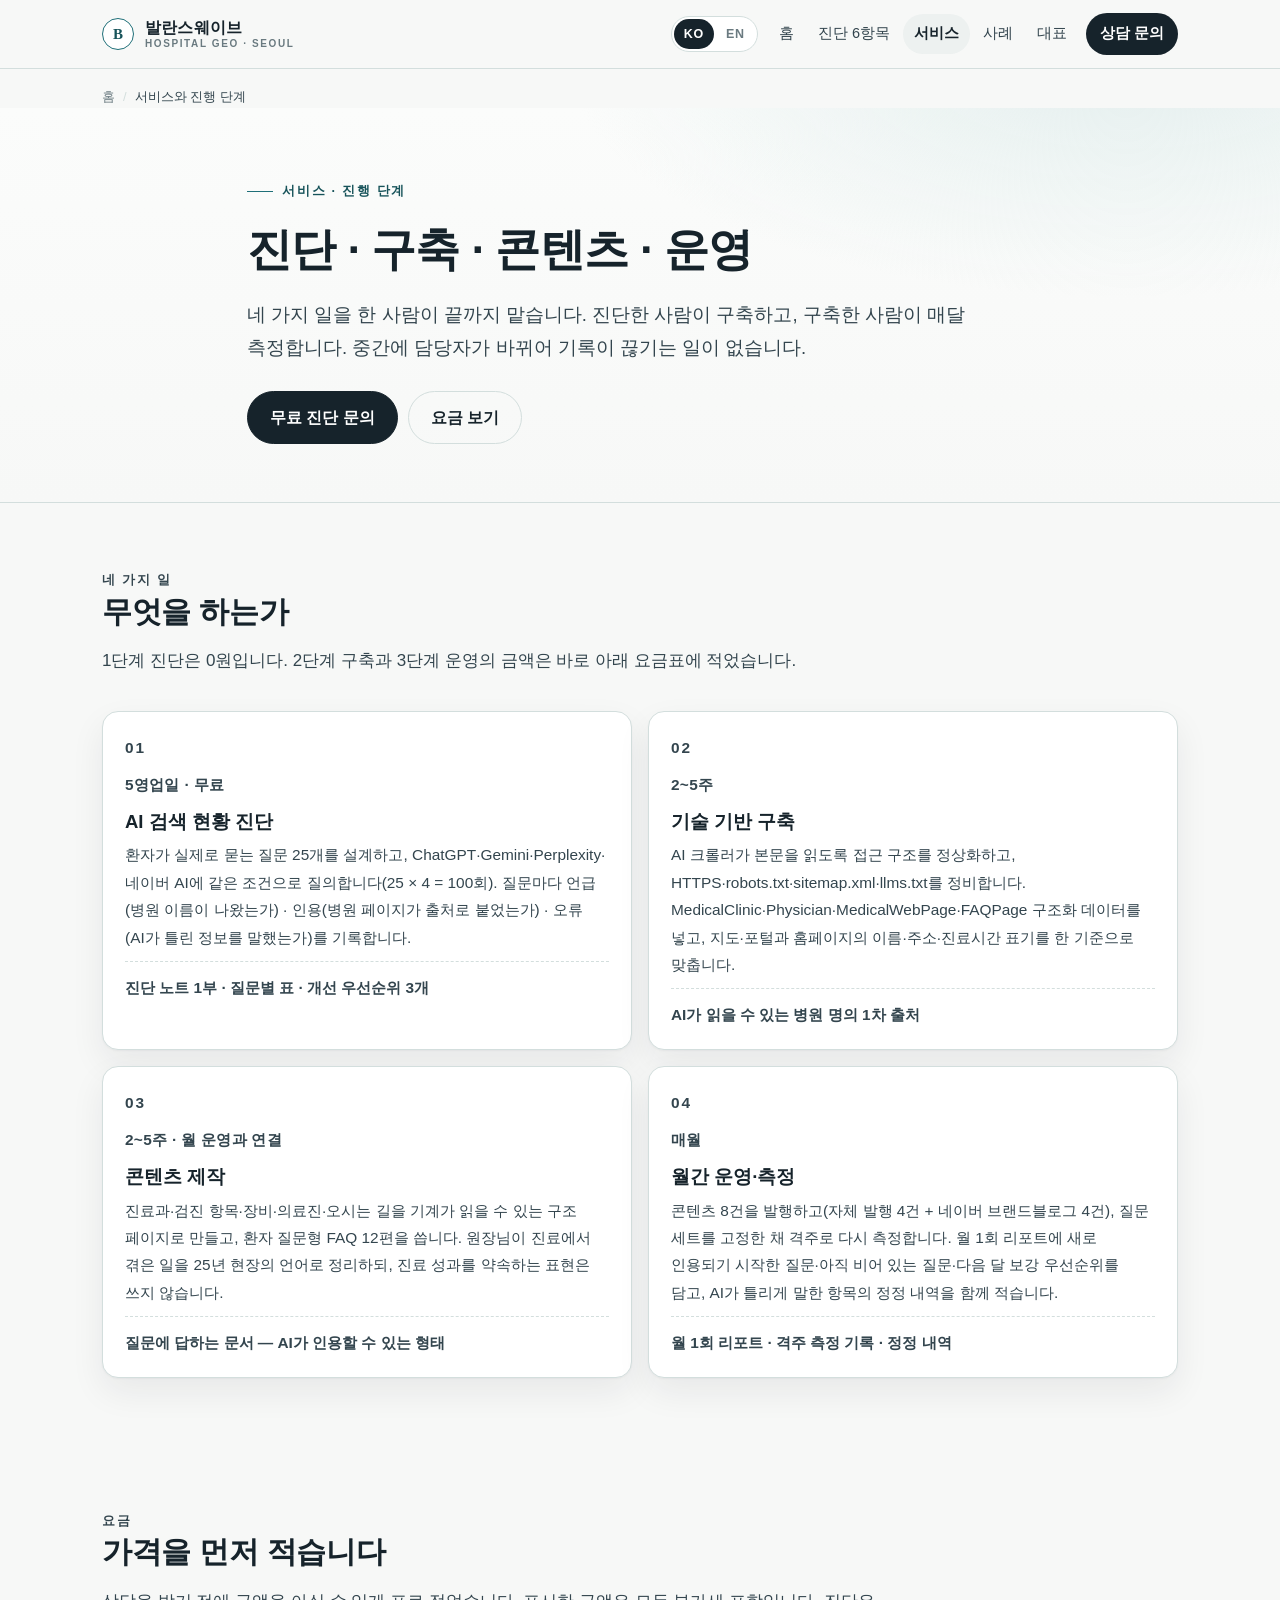
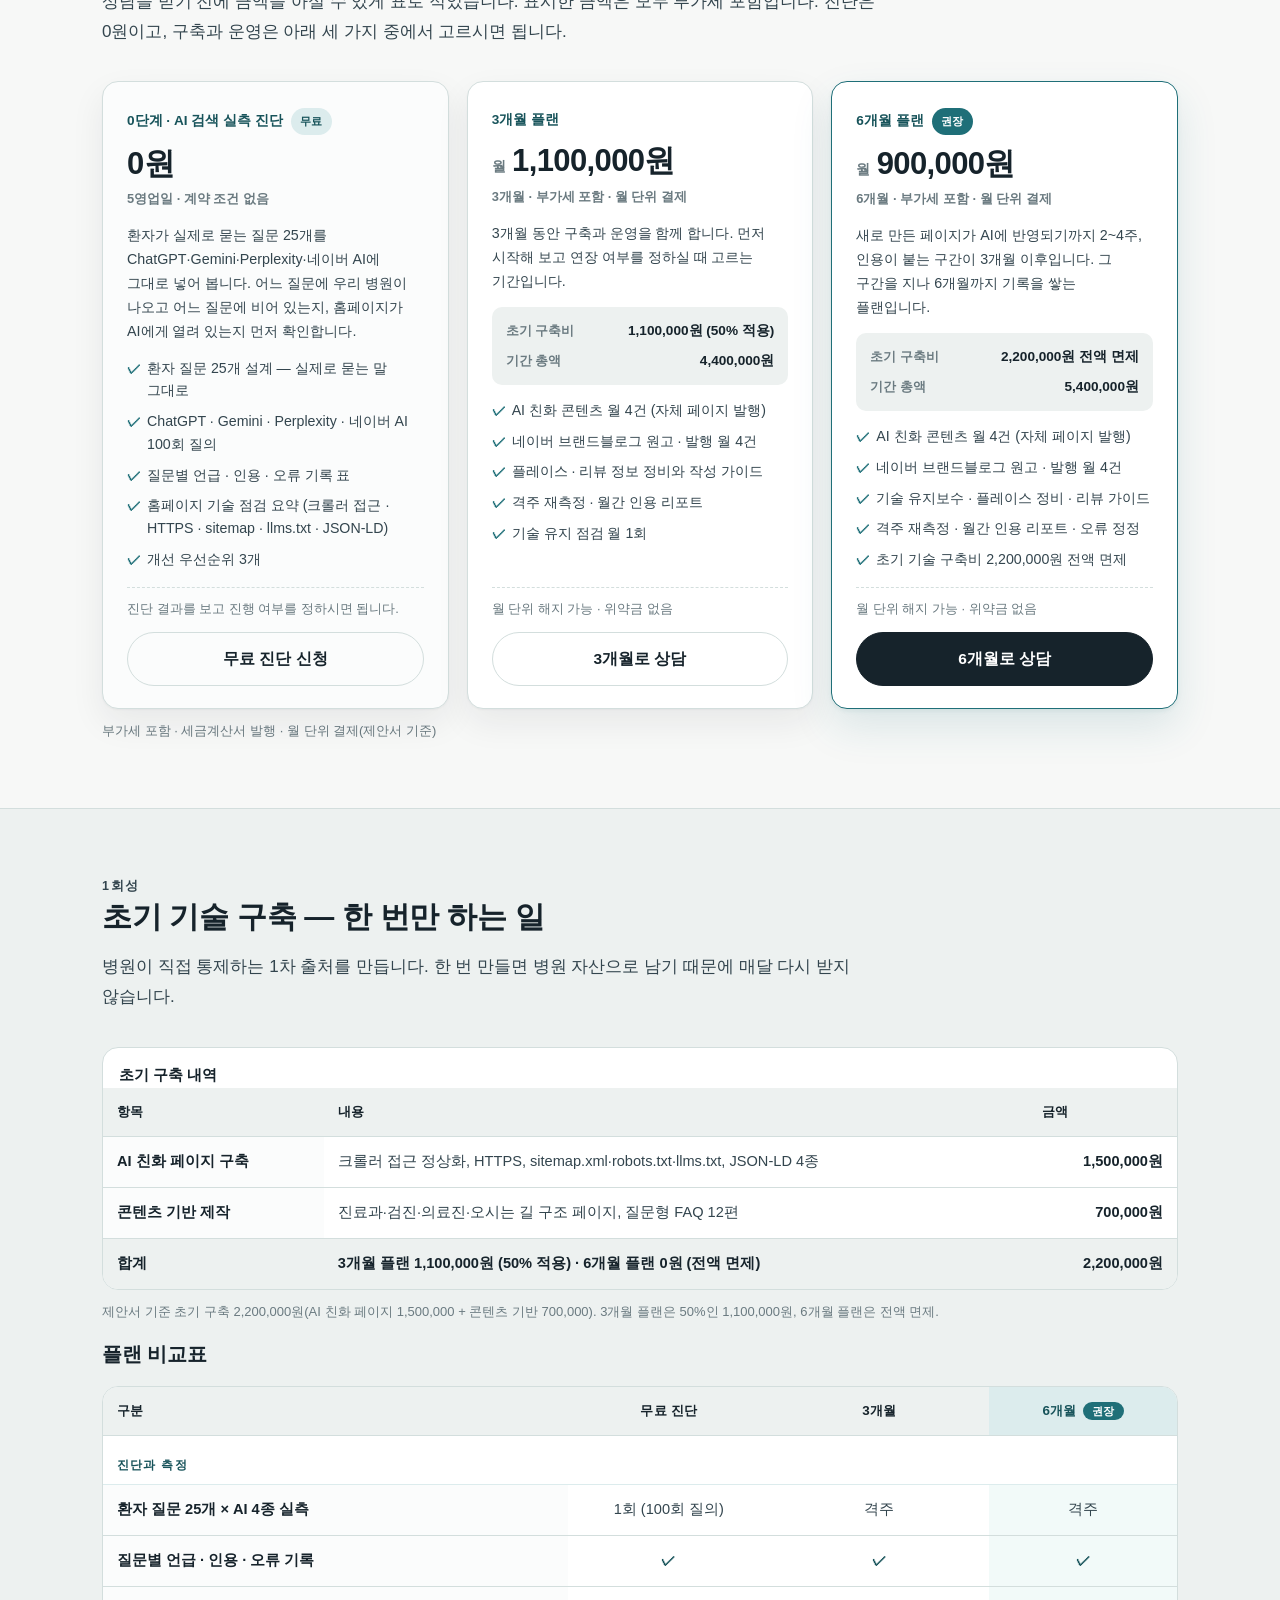
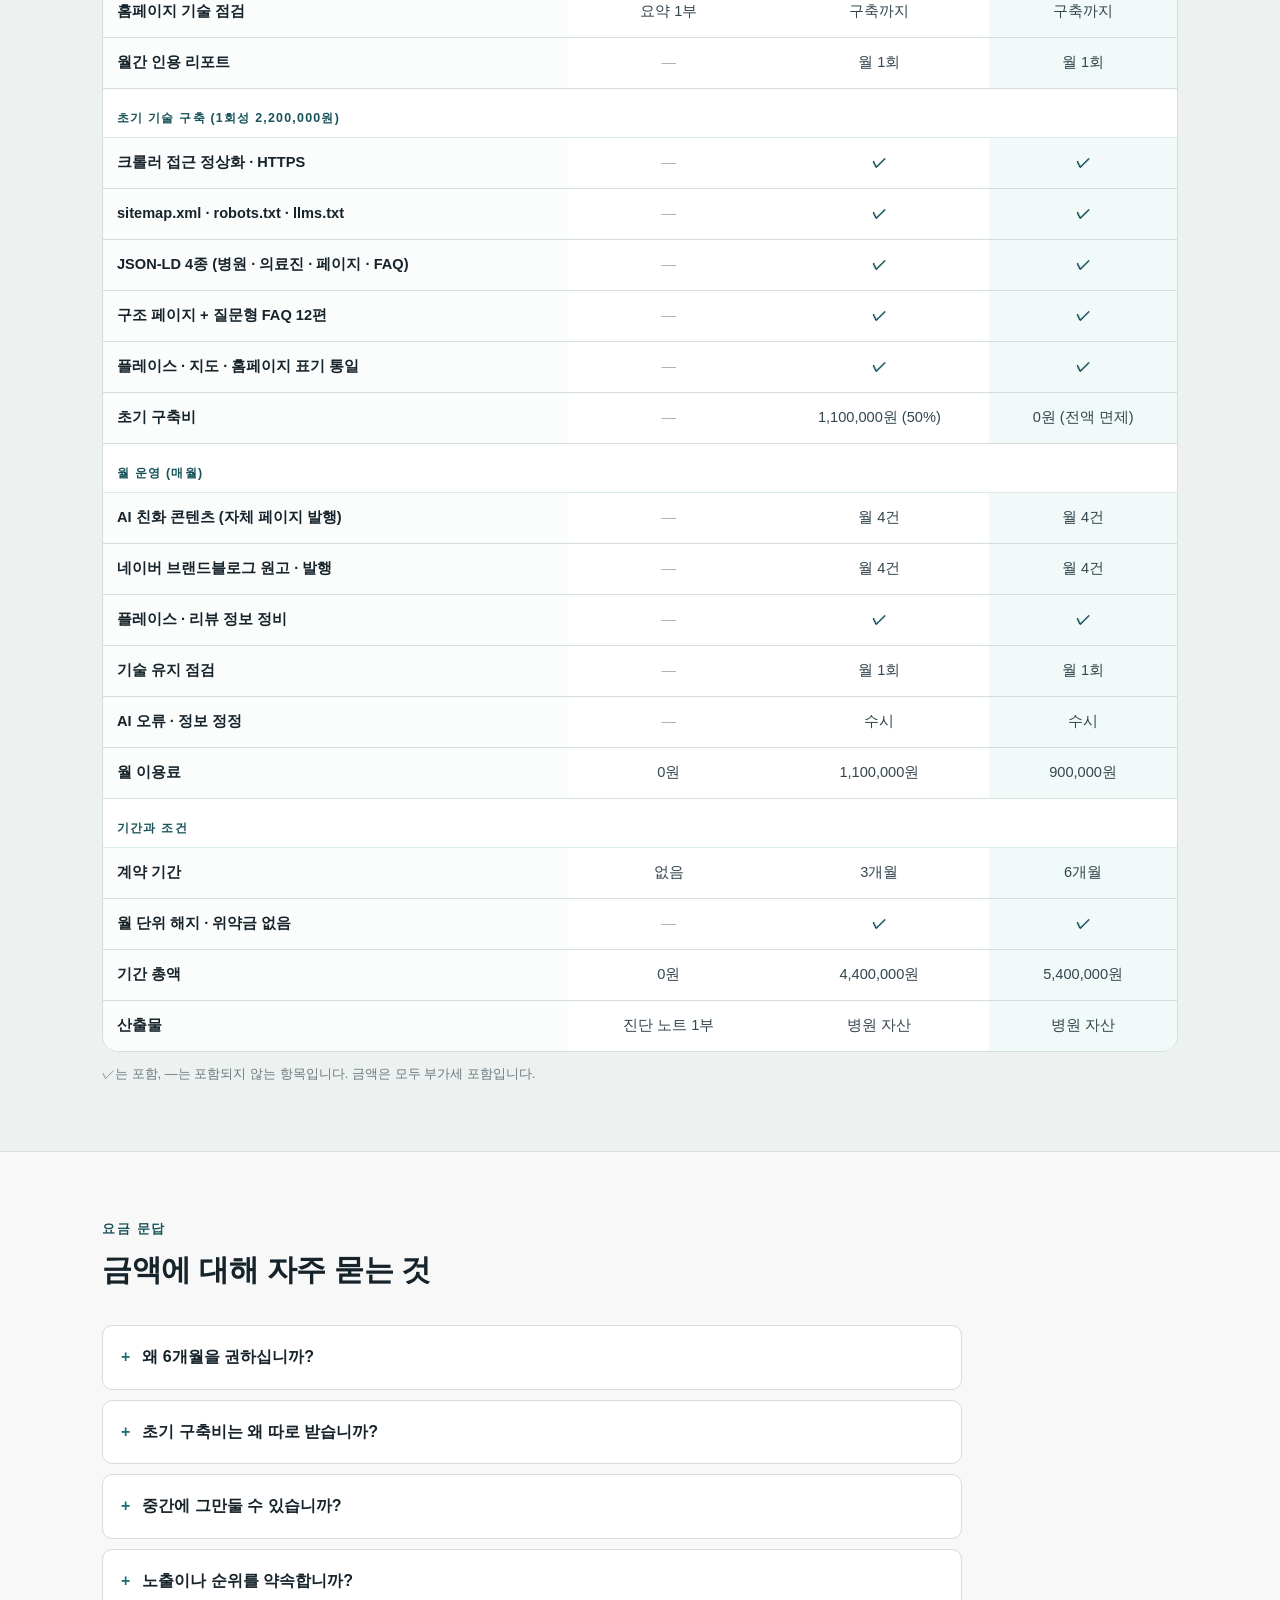
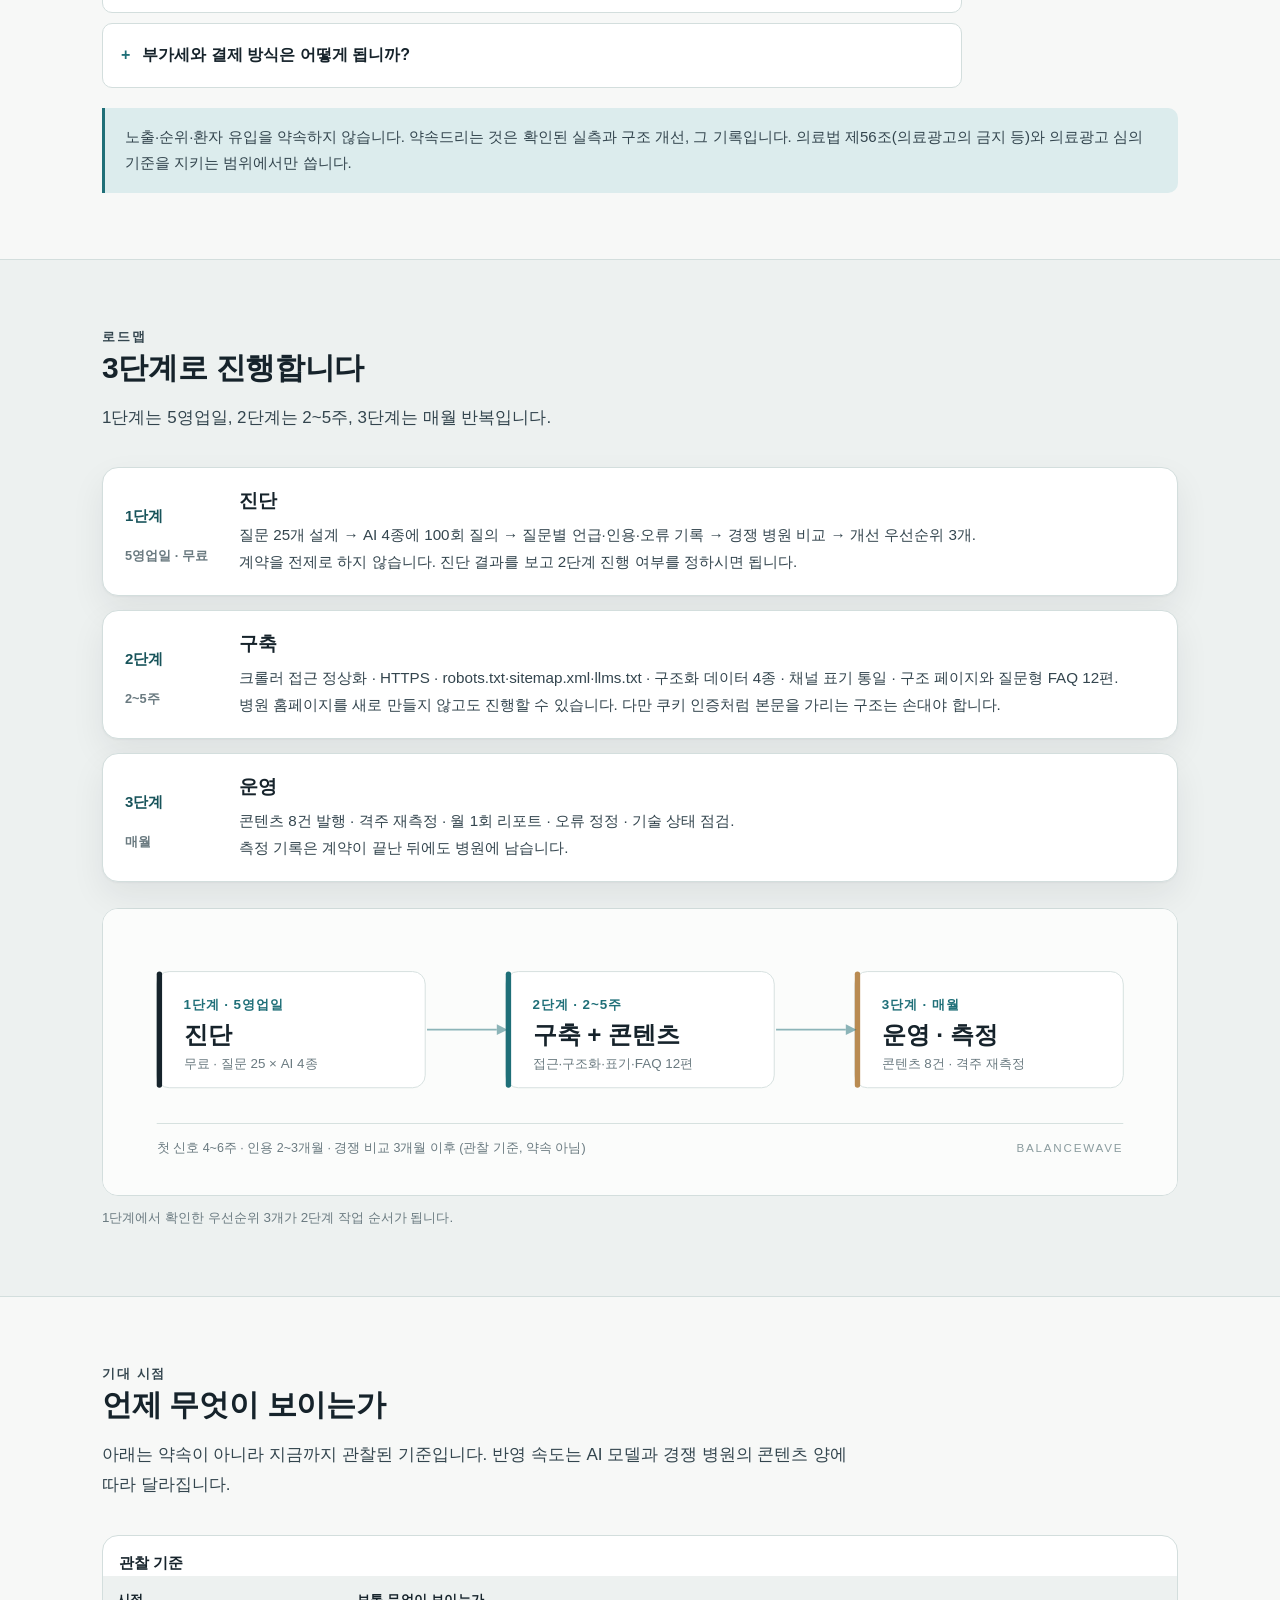
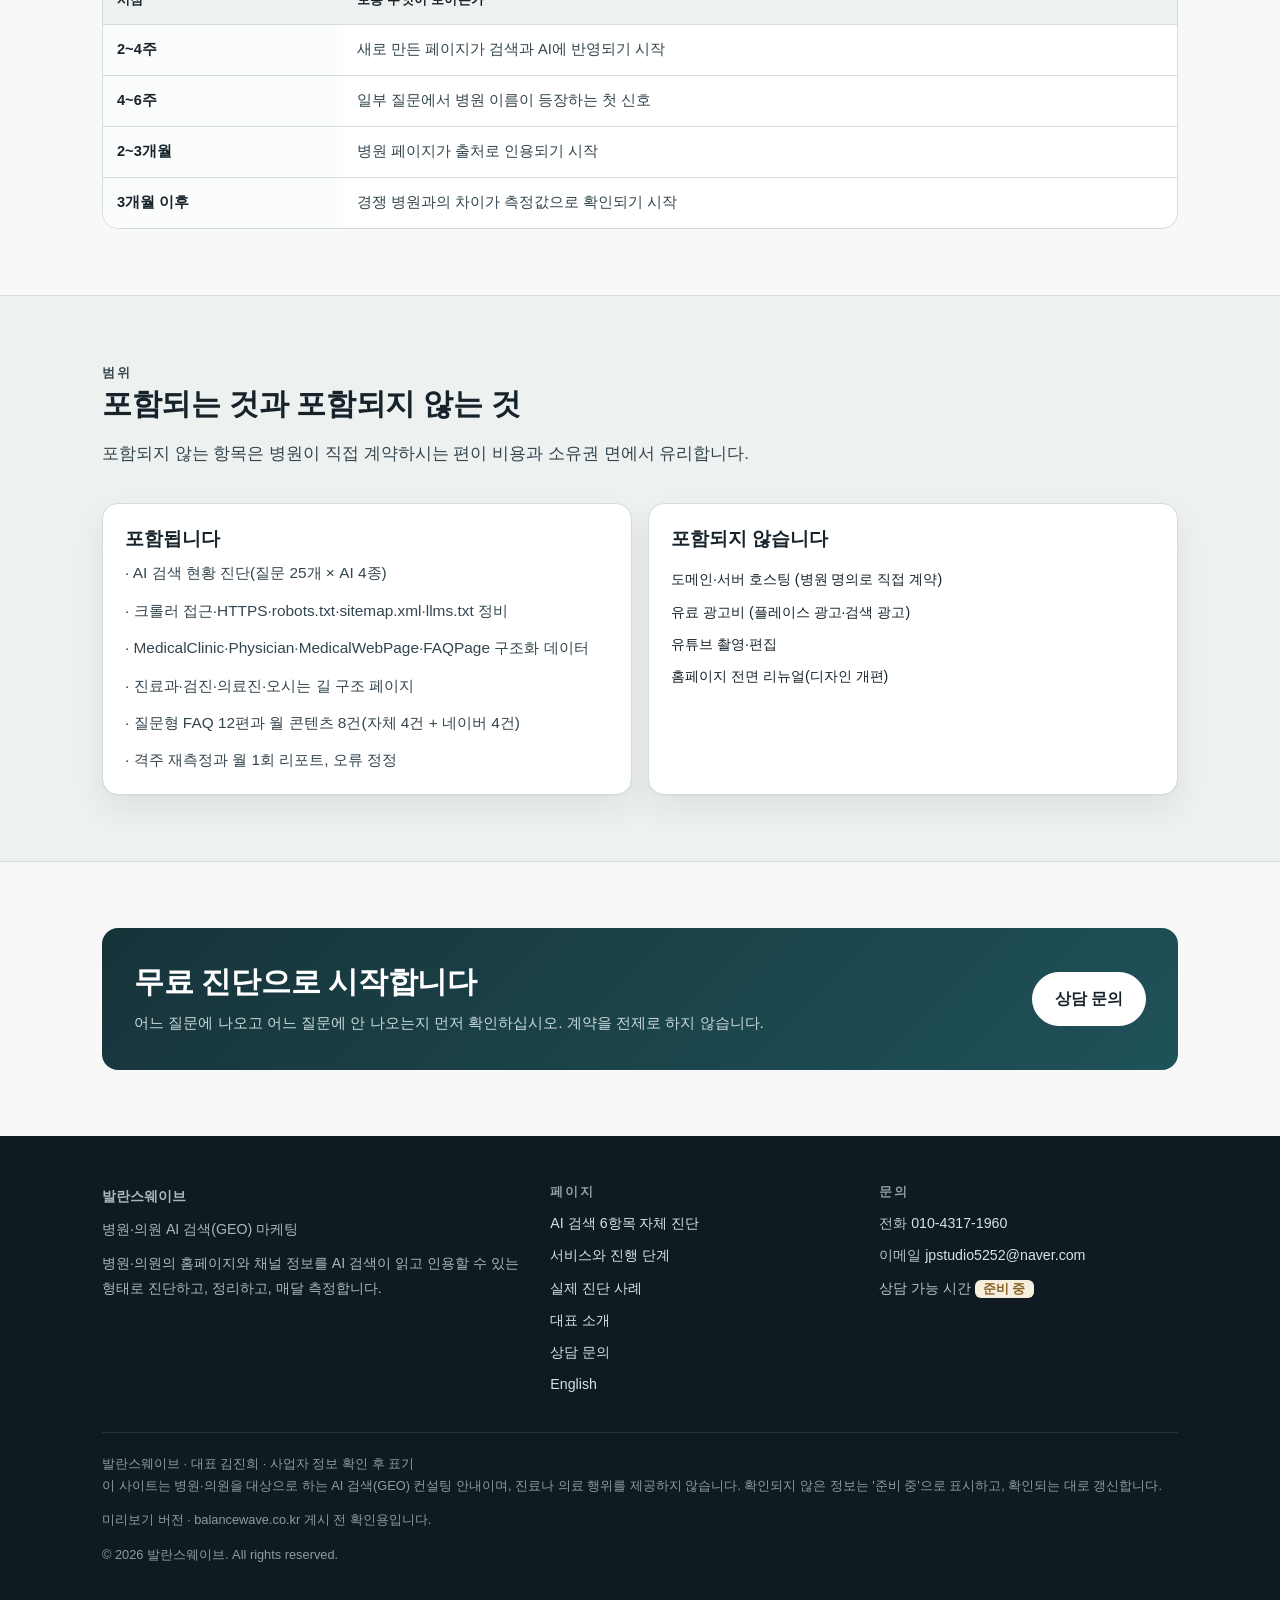
<file: services/index.html>
<!doctype html>
<html lang="ko">
<head>
<meta charset="utf-8">
<meta name="viewport" content="width=device-width, initial-scale=1">
<title>서비스와 진행 단계 | 발란스웨이브</title>
<meta name="description" content="AI 검색 진단(질문 25개 × AI 4종), 기술 기반 구축, 콘텐츠 제작, 월간 운영·측정. 무료 진단 0원, 초기 구축 2,200,000원, 3개월 월 1,100,000원, 6개월 월 900,000원(부가세 포함).">
<link rel="canonical" href="https://jpstudio5252-eng.github.io/balancewave-site/services/">
<meta name="robots" content="index,follow,max-image-preview:large,max-snippet:-1">
<meta property="og:type" content="website">
<meta property="og:site_name" content="발란스웨이브">
<meta property="og:title" content="서비스와 진행 단계 | 발란스웨이브">
<meta property="og:description" content="AI 검색 진단(질문 25개 × AI 4종), 기술 기반 구축, 콘텐츠 제작, 월간 운영·측정. 무료 진단 0원, 초기 구축 2,200,000원, 3개월 월 1,100,000원, 6개월 월 900,000원(부가세 포함).">
<meta property="og:url" content="https://jpstudio5252-eng.github.io/balancewave-site/services/">
<meta property="og:image" content="https://jpstudio5252-eng.github.io/balancewave-site/assets/img/og.png">
<meta property="og:image:width" content="1200">
<meta property="og:image:height" content="630">
<meta property="og:image:alt" content="서비스와 진행 단계 | 발란스웨이브">
<meta name="twitter:title" content="서비스와 진행 단계 | 발란스웨이브">
<meta name="twitter:description" content="AI 검색 진단(질문 25개 × AI 4종), 기술 기반 구축, 콘텐츠 제작, 월간 운영·측정. 무료 진단 0원, 초기 구축 2,200,000원, 3개월 월 1,100,000원, 6개월 월 900,000원(부가세 포함).">
<meta property="og:locale" content="ko_KR">
<meta name="twitter:card" content="summary_large_image">
<meta name="theme-color" content="#f7f8f7">
<link rel="icon" href="data:image/svg+xml,%3Csvg xmlns='http://www.w3.org/2000/svg' viewBox='0 0 64 64'%3E%3Crect width='64' height='64' rx='14' fill='%2316232b'/%3E%3Ctext x='32' y='44' font-family='Georgia,serif' font-size='30' fill='%23dceced' text-anchor='middle'%3EB%3C/text%3E%3C/svg%3E">
<link rel="llms" href="https://jpstudio5252-eng.github.io/balancewave-site/llms.txt" type="text/plain">
<link rel="stylesheet" href="../assets/style.css">
<script type="application/ld+json">
{
  "@context": "https://schema.org",
  "@graph": [
    {
      "@type": "ProfessionalService",
      "@id": "https://jpstudio5252-eng.github.io/balancewave-site/#business",
      "name": "발란스웨이브",
      "alternateName": [
        "발란스웨이브",
        "BALANCEWAVE",
        "Balancewave"
      ],
      "url": "https://jpstudio5252-eng.github.io/balancewave-site/",
      "description": "병원·의원의 홈페이지와 채널 정보를 AI 검색이 읽고 인용할 수 있는 형태로 진단하고, 정리하고, 매달 측정합니다.",
      "slogan": "병원·의원 AI 검색(GEO) 마케팅",
      "founder": {
        "@id": "https://jpstudio5252-eng.github.io/balancewave-site/#founder"
      },
      "parentOrganization": {
        "@id": "https://jpstudio5252-eng.github.io/balancewave-site/#organization"
      },
      "telephone": "+821043171960",
      "email": "jpstudio5252@naver.com",
      "contactPoint": {
        "@type": "ContactPoint",
        "telephone": "+821043171960",
        "email": "jpstudio5252@naver.com",
        "contactType": "sales",
        "areaServed": "KR",
        "availableLanguage": [
          "ko",
          "en"
        ]
      },
      "areaServed": [
        {
          "@type": "City",
          "name": "서울"
        },
        {
          "@type": "AdministrativeArea",
          "name": "용산구"
        }
      ],
      "knowsAbout": [
        "생성형 엔진 최적화(GEO)",
        "AI 검색 노출",
        "병원 홈페이지 구조화 데이터",
        "의료기관 정보 정합성",
        "AI 크롤러 정책",
        "llms.txt"
      ],
      "hasOfferCatalog": {
        "@type": "OfferCatalog",
        "name": "서비스",
        "itemListElement": [
          {
            "@type": "Offer",
            "itemOffered": {
              "@type": "Service",
              "name": "AI 검색 현황 진단",
              "description": "환자가 실제로 묻는 질문 25개를 설계하고, ChatGPT·Gemini·Perplexity·네이버 AI에 같은 조건으로 질의합니다(25 × 4 = 100회). 질문마다 언급(병원 이름이 나왔는가) · 인용(병원 페이지가 출처로 붙었는가) · 오류(AI가 틀린 정보를 말했는가)를 기록합니다.",
              "serviceType": "AI 검색 현황 진단"
            }
          },
          {
            "@type": "Offer",
            "itemOffered": {
              "@type": "Service",
              "name": "기술 기반 구축",
              "description": "AI 크롤러가 본문을 읽도록 접근 구조를 정상화하고, HTTPS·robots.txt·sitemap.xml·llms.txt를 정비합니다. MedicalClinic·Physician·MedicalWebPage·FAQPage 구조화 데이터를 넣고, 지도·포털과 홈페이지의 이름·주소·진료시간 표기를 한 기준으로 맞춥니다.",
              "serviceType": "기술 기반 구축"
            }
          },
          {
            "@type": "Offer",
            "itemOffered": {
              "@type": "Service",
              "name": "콘텐츠 제작",
              "description": "진료과·검진 항목·장비·의료진·오시는 길을 기계가 읽을 수 있는 구조 페이지로 만들고, 환자 질문형 FAQ 12편을 씁니다. 원장님이 진료에서 겪은 일을 25년 현장의 언어로 정리하되, 진료 성과를 약속하는 표현은 쓰지 않습니다.",
              "serviceType": "콘텐츠 제작"
            }
          },
          {
            "@type": "Offer",
            "itemOffered": {
              "@type": "Service",
              "name": "월간 운영·측정",
              "description": "콘텐츠 8건을 발행하고(자체 발행 4건 + 네이버 브랜드블로그 4건), 질문 세트를 고정한 채 격주로 다시 측정합니다. 월 1회 리포트에 새로 인용되기 시작한 질문·아직 비어 있는 질문·다음 달 보강 우선순위를 담고, AI가 틀리게 말한 항목의 정정 내역을 함께 적습니다.",
              "serviceType": "월간 운영·측정"
            }
          }
        ]
      }
    },
    {
      "@type": "Organization",
      "@id": "https://jpstudio5252-eng.github.io/balancewave-site/#organization",
      "name": "발란스웨이브",
      "alternateName": [
        "발란스웨이브",
        "BALANCEWAVE",
        "Balancewave"
      ],
      "url": "https://jpstudio5252-eng.github.io/balancewave-site/",
      "description": "병원·의원 AI 검색(GEO) 마케팅",
      "logo": "https://jpstudio5252-eng.github.io/balancewave-site/assets/img/og.png",
      "image": "https://jpstudio5252-eng.github.io/balancewave-site/assets/img/og.png",
      "founder": {
        "@id": "https://jpstudio5252-eng.github.io/balancewave-site/#founder"
      },
      "contactPoint": {
        "@type": "ContactPoint",
        "telephone": "+821043171960",
        "email": "jpstudio5252@naver.com",
        "contactType": "sales",
        "availableLanguage": [
          "ko",
          "en"
        ]
      }
    },
    {
      "@type": "WebSite",
      "@id": "https://jpstudio5252-eng.github.io/balancewave-site/#website",
      "url": "https://jpstudio5252-eng.github.io/balancewave-site/",
      "name": "발란스웨이브",
      "alternateName": [
        "발란스웨이브",
        "BALANCEWAVE",
        "Balancewave"
      ],
      "description": "병원·의원 AI 검색(GEO) 마케팅",
      "inLanguage": "ko-KR",
      "publisher": {
        "@id": "https://jpstudio5252-eng.github.io/balancewave-site/#organization"
      }
    },
    {
      "@type": "Person",
      "@id": "https://jpstudio5252-eng.github.io/balancewave-site/#founder",
      "name": "김진희",
      "jobTitle": "발란스웨이브 대표",
      "worksFor": {
        "@id": "https://jpstudio5252-eng.github.io/balancewave-site/#organization"
      },
      "alumniOf": {
        "@type": "CollegeOrUniversity",
        "name": "경희대학교 동서의학대학원"
      },
      "knowsAbout": [
        "생성형 엔진 최적화",
        "병원 마케팅",
        "대체의학",
        "체형·근막 현장"
      ],
      "description": "경희대학교 동서의학대학원 대체의학 박사. 현장 경력 25년. 발리너스 창업자. 용산·이태원 병의원의 AI 검색 노출을 직접 진단하고 제안서를 씁니다."
    },
    {
      "@type": "WebPage",
      "@id": "https://jpstudio5252-eng.github.io/balancewave-site/services/#webpage",
      "url": "https://jpstudio5252-eng.github.io/balancewave-site/services/",
      "name": "서비스와 진행 단계 | 발란스웨이브",
      "description": "AI 검색 진단(질문 25개 × AI 4종), 기술 기반 구축, 콘텐츠 제작, 월간 운영·측정. 무료 진단 0원, 초기 구축 2,200,000원, 3개월 월 1,100,000원, 6개월 월 900,000원(부가세 포함).",
      "inLanguage": "ko-KR",
      "isPartOf": {
        "@id": "https://jpstudio5252-eng.github.io/balancewave-site/#website"
      },
      "publisher": {
        "@id": "https://jpstudio5252-eng.github.io/balancewave-site/#organization"
      },
      "about": {
        "@id": "https://jpstudio5252-eng.github.io/balancewave-site/#business"
      },
      "datePublished": "2026-11-20",
      "dateModified": "2026-11-20"
    },
    {
      "@type": "BreadcrumbList",
      "@id": "https://jpstudio5252-eng.github.io/balancewave-site/#breadcrumb-services",
      "itemListElement": [
        {
          "@type": "ListItem",
          "position": 1,
          "name": "홈",
          "item": "https://jpstudio5252-eng.github.io/balancewave-site/"
        },
        {
          "@type": "ListItem",
          "position": 2,
          "name": "서비스와 진행 단계",
          "item": "https://jpstudio5252-eng.github.io/balancewave-site/services/"
        }
      ]
    },
    {
      "@type": "Service",
      "@id": "https://jpstudio5252-eng.github.io/balancewave-site/#service-diagnosis",
      "name": "AI 검색 현황 진단",
      "serviceType": "AI 검색 현황 진단",
      "description": "환자가 실제로 묻는 질문 25개를 설계하고, ChatGPT·Gemini·Perplexity·네이버 AI에 같은 조건으로 질의합니다(25 × 4 = 100회). 질문마다 언급(병원 이름이 나왔는가) · 인용(병원 페이지가 출처로 붙었는가) · 오류(AI가 틀린 정보를 말했는가)를 기록합니다.",
      "provider": {
        "@id": "https://jpstudio5252-eng.github.io/balancewave-site/#business"
      },
      "areaServed": {
        "@type": "City",
        "name": "서울"
      },
      "audience": {
        "@type": "BusinessAudience",
        "name": "병원·의원"
      },
      "availableChannel": {
        "@type": "ServiceChannel",
        "servicePhone": {
          "@type": "ContactPoint",
          "telephone": "+821043171960"
        }
      }
    },
    {
      "@type": "Service",
      "@id": "https://jpstudio5252-eng.github.io/balancewave-site/#service-build",
      "name": "기술 기반 구축",
      "serviceType": "기술 기반 구축",
      "description": "AI 크롤러가 본문을 읽도록 접근 구조를 정상화하고, HTTPS·robots.txt·sitemap.xml·llms.txt를 정비합니다. MedicalClinic·Physician·MedicalWebPage·FAQPage 구조화 데이터를 넣고, 지도·포털과 홈페이지의 이름·주소·진료시간 표기를 한 기준으로 맞춥니다.",
      "provider": {
        "@id": "https://jpstudio5252-eng.github.io/balancewave-site/#business"
      },
      "areaServed": {
        "@type": "City",
        "name": "서울"
      },
      "audience": {
        "@type": "BusinessAudience",
        "name": "병원·의원"
      },
      "availableChannel": {
        "@type": "ServiceChannel",
        "servicePhone": {
          "@type": "ContactPoint",
          "telephone": "+821043171960"
        }
      }
    },
    {
      "@type": "Service",
      "@id": "https://jpstudio5252-eng.github.io/balancewave-site/#service-content",
      "name": "콘텐츠 제작",
      "serviceType": "콘텐츠 제작",
      "description": "진료과·검진 항목·장비·의료진·오시는 길을 기계가 읽을 수 있는 구조 페이지로 만들고, 환자 질문형 FAQ 12편을 씁니다. 원장님이 진료에서 겪은 일을 25년 현장의 언어로 정리하되, 진료 성과를 약속하는 표현은 쓰지 않습니다.",
      "provider": {
        "@id": "https://jpstudio5252-eng.github.io/balancewave-site/#business"
      },
      "areaServed": {
        "@type": "City",
        "name": "서울"
      },
      "audience": {
        "@type": "BusinessAudience",
        "name": "병원·의원"
      },
      "availableChannel": {
        "@type": "ServiceChannel",
        "servicePhone": {
          "@type": "ContactPoint",
          "telephone": "+821043171960"
        }
      }
    },
    {
      "@type": "Service",
      "@id": "https://jpstudio5252-eng.github.io/balancewave-site/#service-operations",
      "name": "월간 운영·측정",
      "serviceType": "월간 운영·측정",
      "description": "콘텐츠 8건을 발행하고(자체 발행 4건 + 네이버 브랜드블로그 4건), 질문 세트를 고정한 채 격주로 다시 측정합니다. 월 1회 리포트에 새로 인용되기 시작한 질문·아직 비어 있는 질문·다음 달 보강 우선순위를 담고, AI가 틀리게 말한 항목의 정정 내역을 함께 적습니다.",
      "provider": {
        "@id": "https://jpstudio5252-eng.github.io/balancewave-site/#business"
      },
      "areaServed": {
        "@type": "City",
        "name": "서울"
      },
      "audience": {
        "@type": "BusinessAudience",
        "name": "병원·의원"
      },
      "availableChannel": {
        "@type": "ServiceChannel",
        "servicePhone": {
          "@type": "ContactPoint",
          "telephone": "+821043171960"
        }
      }
    },
    {
      "@type": "Service",
      "@id": "https://jpstudio5252-eng.github.io/balancewave-site/#pricing-free",
      "name": "무료 AI 검색 실측 진단 (0단계)",
      "serviceType": "병원 AI 검색(GEO) 마케팅",
      "provider": {
        "@id": "https://jpstudio5252-eng.github.io/balancewave-site/#business"
      },
      "areaServed": {
        "@type": "City",
        "name": "서울"
      },
      "audience": {
        "@type": "BusinessAudience",
        "name": "병원·의원"
      },
      "offers": {
        "@type": "Offer",
        "price": "0",
        "priceCurrency": "KRW",
        "availability": "https://schema.org/InStock",
        "url": "https://jpstudio5252-eng.github.io/balancewave-site/services/",
        "description": "5영업일 계약 · 부가세 포함"
      }
    },
    {
      "@type": "Service",
      "@id": "https://jpstudio5252-eng.github.io/balancewave-site/#pricing-plan-3m",
      "name": "병원 GEO 3개월 플랜",
      "serviceType": "병원 AI 검색(GEO) 마케팅",
      "provider": {
        "@id": "https://jpstudio5252-eng.github.io/balancewave-site/#business"
      },
      "areaServed": {
        "@type": "City",
        "name": "서울"
      },
      "audience": {
        "@type": "BusinessAudience",
        "name": "병원·의원"
      },
      "offers": {
        "@type": "Offer",
        "price": "4400000",
        "priceCurrency": "KRW",
        "availability": "https://schema.org/InStock",
        "url": "https://jpstudio5252-eng.github.io/balancewave-site/services/",
        "description": "3개월 계약 · 부가세 포함"
      }
    },
    {
      "@type": "Service",
      "@id": "https://jpstudio5252-eng.github.io/balancewave-site/#pricing-plan-6m",
      "name": "병원 GEO 6개월 플랜",
      "serviceType": "병원 AI 검색(GEO) 마케팅",
      "provider": {
        "@id": "https://jpstudio5252-eng.github.io/balancewave-site/#business"
      },
      "areaServed": {
        "@type": "City",
        "name": "서울"
      },
      "audience": {
        "@type": "BusinessAudience",
        "name": "병원·의원"
      },
      "offers": {
        "@type": "Offer",
        "price": "5400000",
        "priceCurrency": "KRW",
        "availability": "https://schema.org/InStock",
        "url": "https://jpstudio5252-eng.github.io/balancewave-site/services/",
        "description": "6개월 계약 · 부가세 포함"
      }
    }
  ]
}
</script>
</head>
<body>
<a class="skip-link" href="#main">본문으로 바로가기</a><header class="site-header"><div class="wrap header-inner"><a class="brand" href="../"><span class="brand-mark" aria-hidden="true">B</span><span class="brand-text"><span class="brand-name">발란스웨이브</span><span class="brand-sub">Hospital GEO · Seoul</span></span></a><div class="header-nav"><nav class="lang-switch" aria-label="언어 선택"><a href="../services/" hreflang="ko" aria-current="true" lang="ko">KO</a><a href="../en/" hreflang="en" lang="en">EN</a></nav><nav class="site-nav" aria-label="주 메뉴"><a href="../">홈</a><a href="../diagnosis/">진단 6항목</a><a href="../services/" aria-current="page">서비스</a><a href="../cases/">사례</a><a href="../about/">대표</a><a href="../contact/" class="nav-cta">상담 문의</a></nav></div></div></header>
<main id="main">

<nav class="breadcrumbs wrap" aria-label="현재 위치"><ol><li><a href="../">홈</a></li><li aria-current="page">서비스와 진행 단계</li></ol></nav>
<section class="hero">
  <div class="wrap hero-inner">
    <p class="eyebrow">서비스 · 진행 단계</p>
    <h1>진단 · 구축 · 콘텐츠 · 운영</h1>
    <p class="lede">네 가지 일을 한 사람이 끝까지 맡습니다.
      진단한 사람이 구축하고, 구축한 사람이 매달 측정합니다.
      중간에 담당자가 바뀌어 기록이 끊기는 일이 없습니다.</p>
    <div class="hero-actions">
      <a class="btn" href="../contact/">무료 진단 문의</a>
      <a class="btn btn--ghost" href="#pricing">요금 보기</a>
    </div>
  </div>
</section>

<section class="section">
  <div class="wrap">
    <div class="section-head">
      <p class="kicker">네 가지 일</p>
      <h2>무엇을 하는가</h2>
      <p>1단계 진단은 0원입니다. 2단계 구축과 3단계 운영의 금액은 바로 아래 요금표에 적었습니다.</p>
    </div>
    <div class="grid grid--2"><article class="card"><p class="card-no">01</p><p class="card-sub">5영업일 · 무료</p><h3>AI 검색 현황 진단</h3><p>환자가 실제로 묻는 질문 25개를 설계하고, ChatGPT·Gemini·Perplexity·네이버 AI에 같은 조건으로 질의합니다(25 × 4 = 100회). 질문마다 언급(병원 이름이 나왔는가) · 인용(병원 페이지가 출처로 붙었는가) · 오류(AI가 틀린 정보를 말했는가)를 기록합니다.</p><p class="card-outcome">진단 노트 1부 · 질문별 표 · 개선 우선순위 3개</p></article><article class="card"><p class="card-no">02</p><p class="card-sub">2~5주</p><h3>기술 기반 구축</h3><p>AI 크롤러가 본문을 읽도록 접근 구조를 정상화하고, HTTPS·robots.txt·sitemap.xml·llms.txt를 정비합니다. MedicalClinic·Physician·MedicalWebPage·FAQPage 구조화 데이터를 넣고, 지도·포털과 홈페이지의 이름·주소·진료시간 표기를 한 기준으로 맞춥니다.</p><p class="card-outcome">AI가 읽을 수 있는 병원 명의 1차 출처</p></article><article class="card"><p class="card-no">03</p><p class="card-sub">2~5주 · 월 운영과 연결</p><h3>콘텐츠 제작</h3><p>진료과·검진 항목·장비·의료진·오시는 길을 기계가 읽을 수 있는 구조 페이지로 만들고, 환자 질문형 FAQ 12편을 씁니다. 원장님이 진료에서 겪은 일을 25년 현장의 언어로 정리하되, 진료 성과를 약속하는 표현은 쓰지 않습니다.</p><p class="card-outcome">질문에 답하는 문서 — AI가 인용할 수 있는 형태</p></article><article class="card"><p class="card-no">04</p><p class="card-sub">매월</p><h3>월간 운영·측정</h3><p>콘텐츠 8건을 발행하고(자체 발행 4건 + 네이버 브랜드블로그 4건), 질문 세트를 고정한 채 격주로 다시 측정합니다. 월 1회 리포트에 새로 인용되기 시작한 질문·아직 비어 있는 질문·다음 달 보강 우선순위를 담고, AI가 틀리게 말한 항목의 정정 내역을 함께 적습니다.</p><p class="card-outcome">월 1회 리포트 · 격주 측정 기록 · 정정 내역</p></article></div>
  </div>
</section>

<section class="section" id="pricing">
  <div class="wrap">
    <div class="section-head">
      <p class="kicker">요금</p>
      <h2>가격을 먼저 적습니다</h2>
      <p>상담을 받기 전에 금액을 아실 수 있게 표로 적었습니다. 표시한 금액은 모두 부가세 포함입니다. 진단은 0원이고, 구축과 운영은 아래 세 가지 중에서 고르시면 됩니다.</p>
    </div>
    <div class="price-grid"><article class="price-card price-card--free"><p class="price-label">0단계 · AI 검색 실측 진단<span class="price-badge price-badge--soft">무료</span></p><p class="price-amount">0원</p><p class="price-terms">5영업일 · 계약 조건 없음</p><p class="price-desc">환자가 실제로 묻는 질문 25개를 ChatGPT·Gemini·Perplexity·네이버 AI에 그대로 넣어 봅니다. 어느 질문에 우리 병원이 나오고 어느 질문에 비어 있는지, 홈페이지가 AI에게 열려 있는지 먼저 확인합니다.</p><ul class="price-features"><li>환자 질문 25개 설계 — 실제로 묻는 말 그대로</li><li>ChatGPT · Gemini · Perplexity · 네이버 AI 100회 질의</li><li>질문별 언급 · 인용 · 오류 기록 표</li><li>홈페이지 기술 점검 요약 (크롤러 접근 · HTTPS · sitemap · llms.txt · JSON-LD)</li><li>개선 우선순위 3개</li></ul><p class="price-foot">진단 결과를 보고 진행 여부를 정하시면 됩니다.</p><a class="btn btn--ghost btn--block" href="../contact/">무료 진단 신청</a></article><article class="price-card"><p class="price-label">3개월 플랜</p><p class="price-amount"><span class="price-prefix">월</span>1,100,000원</p><p class="price-terms">3개월 · 부가세 포함 · 월 단위 결제</p><p class="price-desc">3개월 동안 구축과 운영을 함께 합니다. 먼저 시작해 보고 연장 여부를 정하실 때 고르는 기간입니다.</p><dl class="price-figures"><div><dt>초기 구축비</dt><dd>1,100,000원 (50% 적용)</dd></div><div><dt>기간 총액</dt><dd>4,400,000원</dd></div></dl><ul class="price-features"><li>AI 친화 콘텐츠 월 4건 (자체 페이지 발행)</li><li>네이버 브랜드블로그 원고 · 발행 월 4건</li><li>플레이스 · 리뷰 정보 정비와 작성 가이드</li><li>격주 재측정 · 월간 인용 리포트</li><li>기술 유지 점검 월 1회</li></ul><p class="price-foot">월 단위 해지 가능 · 위약금 없음</p><a class="btn btn--ghost btn--block" href="../contact/">3개월로 상담</a></article><article class="price-card price-card--reco"><p class="price-label">6개월 플랜<span class="price-badge">권장</span></p><p class="price-amount"><span class="price-prefix">월</span>900,000원</p><p class="price-terms">6개월 · 부가세 포함 · 월 단위 결제</p><p class="price-desc">새로 만든 페이지가 AI에 반영되기까지 2~4주, 인용이 붙는 구간이 3개월 이후입니다. 그 구간을 지나 6개월까지 기록을 쌓는 플랜입니다.</p><dl class="price-figures"><div><dt>초기 구축비</dt><dd>2,200,000원 전액 면제</dd></div><div><dt>기간 총액</dt><dd>5,400,000원</dd></div></dl><ul class="price-features"><li>AI 친화 콘텐츠 월 4건 (자체 페이지 발행)</li><li>네이버 브랜드블로그 원고 · 발행 월 4건</li><li>기술 유지보수 · 플레이스 정비 · 리뷰 가이드</li><li>격주 재측정 · 월간 인용 리포트 · 오류 정정</li><li>초기 기술 구축비 2,200,000원 전액 면제</li></ul><p class="price-foot">월 단위 해지 가능 · 위약금 없음</p><a class="btn btn--block" href="../contact/">6개월로 상담</a></article></div>
    <p class="table-note">부가세 포함 · 세금계산서 발행 · 월 단위 결제(제안서 기준)</p>
  </div>
</section>

<section class="section section--tint">
  <div class="wrap">
    <div class="section-head">
      <p class="kicker">1회성</p>
      <h2>초기 기술 구축 — 한 번만 하는 일</h2>
      <p>병원이 직접 통제하는 1차 출처를 만듭니다. 한 번 만들면 병원 자산으로 남기 때문에 매달 다시 받지 않습니다.</p>
    </div>
    <div class="table-wrap cmp-wrap"><table class="data init-table"><caption>초기 구축 내역</caption><thead><tr><th scope="col">항목</th><th scope="col">내용</th><th scope="col">금액</th></tr></thead><tbody><tr><th scope="row">AI 친화 페이지 구축</th><td>크롤러 접근 정상화, HTTPS, sitemap.xml·robots.txt·llms.txt, JSON-LD 4종</td><td class="num">1,500,000원</td></tr><tr><th scope="row">콘텐츠 기반 제작</th><td>진료과·검진·의료진·오시는 길 구조 페이지, 질문형 FAQ 12편</td><td class="num">700,000원</td></tr><tr class="total-row"><th scope="row">합계</th><td>3개월 플랜 1,100,000원 (50% 적용) · 6개월 플랜 0원 (전액 면제)</td><td class="num">2,200,000원</td></tr></tbody></table></div><p class="table-note">제안서 기준 초기 구축 2,200,000원(AI 친화 페이지 1,500,000 + 콘텐츠 기반 700,000). 3개월 플랜은 50%인 1,100,000원, 6개월 플랜은 전액 면제.</p>
    <div class="section-head mt-2" style="margin-bottom:16px">
      <h2 class="h-sm">플랜 비교표</h2>
    </div>
    <div class="table-wrap cmp-wrap"><table class="data cmp"><caption class="visually-hidden">플랜 비교표</caption><thead><tr><th scope="col">구분</th><th scope="col">무료 진단</th><th scope="col">3개월</th><th scope="col" class="cmp-reco">6개월<span class="price-badge">권장</span></th></tr></thead><tbody><tr class="cmp-group"><th scope="colgroup" colspan="4">진단과 측정</th></tr><tr><th scope="row">환자 질문 25개 × AI 4종 실측</th><td class="c" data-col="무료 진단">1회 (100회 질의)</td><td class="c" data-col="3개월">격주</td><td class="c cmp-reco" data-col="6개월">격주</td></tr><tr><th scope="row">질문별 언급 · 인용 · 오류 기록</th><td class="c yes" data-col="무료 진단">✓</td><td class="c yes" data-col="3개월">✓</td><td class="c cmp-reco yes" data-col="6개월">✓</td></tr><tr><th scope="row">홈페이지 기술 점검</th><td class="c" data-col="무료 진단">요약 1부</td><td class="c" data-col="3개월">구축까지</td><td class="c cmp-reco" data-col="6개월">구축까지</td></tr><tr><th scope="row">월간 인용 리포트</th><td class="c na" data-col="무료 진단">—</td><td class="c" data-col="3개월">월 1회</td><td class="c cmp-reco" data-col="6개월">월 1회</td></tr><tr class="cmp-group"><th scope="colgroup" colspan="4">초기 기술 구축 (1회성 2,200,000원)</th></tr><tr><th scope="row">크롤러 접근 정상화 · HTTPS</th><td class="c na" data-col="무료 진단">—</td><td class="c yes" data-col="3개월">✓</td><td class="c cmp-reco yes" data-col="6개월">✓</td></tr><tr><th scope="row">sitemap.xml · robots.txt · llms.txt</th><td class="c na" data-col="무료 진단">—</td><td class="c yes" data-col="3개월">✓</td><td class="c cmp-reco yes" data-col="6개월">✓</td></tr><tr><th scope="row">JSON-LD 4종 (병원 · 의료진 · 페이지 · FAQ)</th><td class="c na" data-col="무료 진단">—</td><td class="c yes" data-col="3개월">✓</td><td class="c cmp-reco yes" data-col="6개월">✓</td></tr><tr><th scope="row">구조 페이지 + 질문형 FAQ 12편</th><td class="c na" data-col="무료 진단">—</td><td class="c yes" data-col="3개월">✓</td><td class="c cmp-reco yes" data-col="6개월">✓</td></tr><tr><th scope="row">플레이스 · 지도 · 홈페이지 표기 통일</th><td class="c na" data-col="무료 진단">—</td><td class="c yes" data-col="3개월">✓</td><td class="c cmp-reco yes" data-col="6개월">✓</td></tr><tr><th scope="row">초기 구축비</th><td class="c na" data-col="무료 진단">—</td><td class="c" data-col="3개월">1,100,000원 (50%)</td><td class="c cmp-reco" data-col="6개월">0원 (전액 면제)</td></tr><tr class="cmp-group"><th scope="colgroup" colspan="4">월 운영 (매월)</th></tr><tr><th scope="row">AI 친화 콘텐츠 (자체 페이지 발행)</th><td class="c na" data-col="무료 진단">—</td><td class="c" data-col="3개월">월 4건</td><td class="c cmp-reco" data-col="6개월">월 4건</td></tr><tr><th scope="row">네이버 브랜드블로그 원고 · 발행</th><td class="c na" data-col="무료 진단">—</td><td class="c" data-col="3개월">월 4건</td><td class="c cmp-reco" data-col="6개월">월 4건</td></tr><tr><th scope="row">플레이스 · 리뷰 정보 정비</th><td class="c na" data-col="무료 진단">—</td><td class="c yes" data-col="3개월">✓</td><td class="c cmp-reco yes" data-col="6개월">✓</td></tr><tr><th scope="row">기술 유지 점검</th><td class="c na" data-col="무료 진단">—</td><td class="c" data-col="3개월">월 1회</td><td class="c cmp-reco" data-col="6개월">월 1회</td></tr><tr><th scope="row">AI 오류 · 정보 정정</th><td class="c na" data-col="무료 진단">—</td><td class="c" data-col="3개월">수시</td><td class="c cmp-reco" data-col="6개월">수시</td></tr><tr><th scope="row">월 이용료</th><td class="c" data-col="무료 진단">0원</td><td class="c" data-col="3개월">1,100,000원</td><td class="c cmp-reco" data-col="6개월">900,000원</td></tr><tr class="cmp-group"><th scope="colgroup" colspan="4">기간과 조건</th></tr><tr><th scope="row">계약 기간</th><td class="c" data-col="무료 진단">없음</td><td class="c" data-col="3개월">3개월</td><td class="c cmp-reco" data-col="6개월">6개월</td></tr><tr><th scope="row">월 단위 해지 · 위약금 없음</th><td class="c na" data-col="무료 진단">—</td><td class="c yes" data-col="3개월">✓</td><td class="c cmp-reco yes" data-col="6개월">✓</td></tr><tr><th scope="row">기간 총액</th><td class="c" data-col="무료 진단">0원</td><td class="c" data-col="3개월">4,400,000원</td><td class="c cmp-reco" data-col="6개월">5,400,000원</td></tr><tr><th scope="row">산출물</th><td class="c" data-col="무료 진단">진단 노트 1부</td><td class="c" data-col="3개월">병원 자산</td><td class="c cmp-reco" data-col="6개월">병원 자산</td></tr></tbody></table></div><p class="table-note">✓는 포함, —는 포함되지 않는 항목입니다. 금액은 모두 부가세 포함입니다.</p>
  </div>
</section>

<section class="section">
  <div class="wrap">
    <p class="kicker">요금 문답</p>
    <div class="section-head"><h2>금액에 대해 자주 묻는 것</h2></div><div class="faq"><details><summary>왜 6개월을 권하십니까?</summary><p>새로 만든 페이지가 검색과 AI에 반영되기까지 보통 2~4주, 병원 페이지가 출처로 인용되기 시작하는 구간이 3개월 이후입니다. 6개월 플랜은 초기 구축비 2,200,000원을 면제하고 월 이용료도 200,000원 낮춰, 같은 기간을 3개월 플랜으로 두 번 이어 가는 것(8,800,000원)보다 총액이 3,400,000원 적습니다. 기간이 길어서 권하는 것이 아니라, 기록이 쌓이는 구간을 지나야 판단할 수 있어서 권합니다.</p></details><details><summary>초기 구축비는 왜 따로 받습니까?</summary><p>한 번 만들면 계속 남는 자산이기 때문입니다. 크롤러 접근 구조와 구조화 데이터, 구조 페이지와 FAQ 12편은 매달 다시 만들지 않습니다. 그래서 월 이용료와 나눠 적고, 3개월 플랜은 50%, 6개월 플랜은 전액 면제로 계산합니다.</p></details><details><summary>중간에 그만둘 수 있습니까?</summary><p>월 단위로 해지하실 수 있고 위약금은 없습니다. 진행한 월까지만 정산합니다. 계약이 끝난 뒤에도 제작한 페이지·원고·측정 기록은 병원 자산으로 남습니다.</p></details><details><summary>노출이나 순위를 약속합니까?</summary><p>약속하지 않습니다. AI 답변에는 검색 순위 같은 것이 없고, 모델과 경쟁 병원의 콘텐츠에 따라 달라집니다. 저희가 드리는 것은 같은 질문으로 반복 측정한 기록과 구조 개선입니다. 의료법 제56조와 의료광고 심의 기준을 지키는 범위에서만 쓰고, 진료 성과나 환자 유입을 수치로 약속하는 표현은 쓰지 않습니다.</p></details><details><summary>부가세와 결제 방식은 어떻게 됩니까?</summary><p>표시한 금액은 모두 부가세 포함입니다. 세금계산서를 발행하고 월 단위로 결제합니다. 도메인·서버 호스팅, 유료 광고비, 유튜브 촬영·편집, 홈페이지 전면 리뉴얼은 포함되지 않으며 병원이 직접 계약하시는 편이 비용과 소유권 면에서 유리합니다.</p></details></div>
    <p class="note">노출·순위·환자 유입을 약속하지 않습니다. 약속드리는 것은 확인된 실측과 구조 개선, 그 기록입니다. 의료법 제56조(의료광고의 금지 등)와 의료광고 심의 기준을 지키는 범위에서만 씁니다.</p>
  </div>
</section>

<section class="section section--tint">
  <div class="wrap">
    <div class="section-head">
      <p class="kicker">로드맵</p>
      <h2>3단계로 진행합니다</h2>
      <p>1단계는 5영업일, 2단계는 2~5주, 3단계는 매월 반복입니다.</p>
    </div>
    <div class="timeline"><article class="tl"><div><p class="tl-no">1단계</p><span class="tl-period">5영업일 · 무료</span></div><div class="tl-body"><h3>진단</h3><p>질문 25개 설계 → AI 4종에 100회 질의 → 질문별 언급·인용·오류 기록 → 경쟁 병원 비교 → 개선 우선순위 3개.</p><p class="tl-note">계약을 전제로 하지 않습니다. 진단 결과를 보고 2단계 진행 여부를 정하시면 됩니다.</p></div></article><article class="tl"><div><p class="tl-no">2단계</p><span class="tl-period">2~5주</span></div><div class="tl-body"><h3>구축</h3><p>크롤러 접근 정상화 · HTTPS · robots.txt·sitemap.xml·llms.txt · 구조화 데이터 4종 · 채널 표기 통일 · 구조 페이지와 질문형 FAQ 12편.</p><p class="tl-note">병원 홈페이지를 새로 만들지 않고도 진행할 수 있습니다. 다만 쿠키 인증처럼 본문을 가리는 구조는 손대야 합니다.</p></div></article><article class="tl"><div><p class="tl-no">3단계</p><span class="tl-period">매월</span></div><div class="tl-body"><h3>운영</h3><p>콘텐츠 8건 발행 · 격주 재측정 · 월 1회 리포트 · 오류 정정 · 기술 상태 점검.</p><p class="tl-note">측정 기록은 계약이 끝난 뒤에도 병원에 남습니다.</p></div></article></div>
    <figure class="figure">
      <img src="../assets/img/roadmap.svg" alt="1단계 진단 5영업일, 2단계 구축 2~5주, 3단계 운영 매월로 이어지는 3단계 일정 도해." width="1200" height="320">
      <figcaption>1단계에서 확인한 우선순위 3개가 2단계 작업 순서가 됩니다.</figcaption>
    </figure>
  </div>
</section>

<section class="section">
  <div class="wrap">
    <div class="section-head">
      <p class="kicker">기대 시점</p>
      <h2>언제 무엇이 보이는가</h2>
      <p>아래는 약속이 아니라 지금까지 관찰된 기준입니다. 반영 속도는 AI 모델과 경쟁 병원의 콘텐츠 양에 따라 달라집니다.</p>
    </div>
    <div class="table-wrap">
      <table class="data">
        <caption>관찰 기준</caption>
        <thead><tr><th scope="col">시점</th><th scope="col">보통 무엇이 보이는가</th></tr></thead>
        <tbody>
          <tr><th scope="row">2~4주</th><td>새로 만든 페이지가 검색과 AI에 반영되기 시작</td></tr>
          <tr><th scope="row">4~6주</th><td>일부 질문에서 병원 이름이 등장하는 첫 신호</td></tr>
          <tr><th scope="row">2~3개월</th><td>병원 페이지가 출처로 인용되기 시작</td></tr>
          <tr><th scope="row">3개월 이후</th><td>경쟁 병원과의 차이가 측정값으로 확인되기 시작</td></tr>
        </tbody>
      </table>
    </div>
  </div>
</section>

<section class="section section--tint">
  <div class="wrap">
    <div class="section-head">
      <p class="kicker">범위</p>
      <h2>포함되는 것과 포함되지 않는 것</h2>
      <p>포함되지 않는 항목은 병원이 직접 계약하시는 편이 비용과 소유권 면에서 유리합니다.</p>
    </div>
    <div class="grid grid--2">
      <article class="card"><h3>포함됩니다</h3>
        <p>· AI 검색 현황 진단(질문 25개 × AI 4종)</p>
        <p>· 크롤러 접근·HTTPS·robots.txt·sitemap.xml·llms.txt 정비</p>
        <p>· MedicalClinic·Physician·MedicalWebPage·FAQPage 구조화 데이터</p>
        <p>· 진료과·검진·의료진·오시는 길 구조 페이지</p>
        <p>· 질문형 FAQ 12편과 월 콘텐츠 8건(자체 4건 + 네이버 4건)</p>
        <p>· 격주 재측정과 월 1회 리포트, 오류 정정</p>
      </article>
      <article class="card"><h3>포함되지 않습니다</h3>
        <ul class="footer-list" style="margin-top:8px"><li>도메인·서버 호스팅 (병원 명의로 직접 계약)</li><li>유료 광고비 (플레이스 광고·검색 광고)</li><li>유튜브 촬영·편집</li><li>홈페이지 전면 리뉴얼(디자인 개편)</li></ul>
      </article>
    </div>
  </div>
</section>

<section class="section">
  <div class="wrap"><div class="cta-band"><div><h2>무료 진단으로 시작합니다</h2><p>어느 질문에 나오고 어느 질문에 안 나오는지 먼저 확인하십시오. 계약을 전제로 하지 않습니다.</p></div><a class="btn" href="../contact/">상담 문의</a></div></div>
</section>

</main>
<footer class="site-footer">
  <div class="wrap">
    <div class="footer-grid">
      <div>
        <p class="footer-brand">발란스웨이브</p>
        <p>병원·의원 AI 검색(GEO) 마케팅</p>
        <p>병원·의원의 홈페이지와 채널 정보를 AI 검색이 읽고 인용할 수 있는 형태로 진단하고, 정리하고, 매달 측정합니다.</p>
      </div>
      <div>
        <h2>페이지</h2>
        <ul class="footer-list">
          <li><a href="../diagnosis/">AI 검색 6항목 자체 진단</a></li>
          <li><a href="../services/">서비스와 진행 단계</a></li>
          <li><a href="../cases/">실제 진단 사례</a></li>
          <li><a href="../about/">대표 소개</a></li>
          <li><a href="../contact/">상담 문의</a></li>
          <li><a href="../en/" lang="en" hreflang="en">English</a></li>
        </ul>
      </div>
      <div>
        <h2>문의</h2>
        <ul class="footer-list">
          <li>전화 <a href="tel:+821043171960">010-4317-1960</a></li>
          <li>이메일 <a href="mailto:jpstudio5252@naver.com">jpstudio5252@naver.com</a></li>
          <li>상담 가능 시간 <span class="todo">준비 중</span></li>
        </ul>
      </div>
    </div>
    <div class="footer-legal">발란스웨이브 · 대표 김진희 · 사업자 정보 확인 후 표기<br>이 사이트는 병원·의원을 대상으로 하는 AI 검색(GEO) 컨설팅 안내이며, 진료나 의료 행위를 제공하지 않습니다. 확인되지 않은 정보는 '준비 중'으로 표시하고, 확인되는 대로 갱신합니다.<p class="footer-legal" style="border-top:0;padding-top:0;margin-top:12px">미리보기 버전 · balancewave.co.kr 게시 전 확인용입니다.</p>
      <p style="margin:10px 0 0">© 2026 발란스웨이브. All rights reserved.</p>
    </div>
  </div>
</footer>
</body>
</html>
</file>
<file: assets/style.css>
/* BALANCEWAVE — hospital GEO marketing site. Static, no external fonts or assets. */

:root {
  --paper: #f7f8f7;
  --paper-2: #edf1f0;
  --paper-3: #e2e9e8;
  --ink: #16232b;
  --ink-soft: #33454e;
  --muted: #6a7a80;
  --line: #d3dedd;
  --accent: #1f6f78;
  --accent-dark: #17535a;
  --accent-soft: #dceced;
  --sand: #b98b52;
  --danger: #9c3f34;
  --ok: #3d6b46;
  --radius: 16px;
  --radius-sm: 10px;
  --max: 1120px;
  --shadow: 0 1px 2px rgba(22, 35, 43, .04), 0 14px 34px rgba(22, 35, 43, .07);
}

*, *::before, *::after { box-sizing: border-box; }

html { scroll-behavior: smooth; -webkit-text-size-adjust: 100%; }

body {
  margin: 0;
  background: var(--paper);
  color: var(--ink);
  font-family: -apple-system, BlinkMacSystemFont, "Apple SD Gothic Neo", "Noto Sans KR",
    "Malgun Gothic", "Segoe UI", Roboto, "Helvetica Neue", Arial, sans-serif;
  font-size: 17px;
  line-height: 1.78;
  -webkit-font-smoothing: antialiased;
  text-rendering: optimizeLegibility;
  word-break: keep-all;
  overflow-wrap: break-word;
}

img, svg { max-width: 100%; height: auto; display: block; }

a { color: var(--accent-dark); text-underline-offset: .18em; }
a:hover { color: var(--ink); }

:focus-visible { outline: 3px solid var(--accent); outline-offset: 3px; border-radius: 4px; }

.wrap { width: 100%; max-width: var(--max); margin: 0 auto; padding: 0 22px; }

.skip-link {
  position: absolute; left: -9999px; top: 0; background: var(--ink); color: #fff;
  padding: 10px 16px; z-index: 100; border-radius: 0 0 8px 0;
}
.skip-link:focus { left: 0; color: #fff; }

.visually-hidden {
  position: absolute; width: 1px; height: 1px; margin: -1px; padding: 0;
  overflow: hidden; clip: rect(0 0 0 0); white-space: nowrap; border: 0;
}

/* ---------- header ---------- */

.site-header {
  position: sticky; top: 0; z-index: 50;
  background: rgba(247, 248, 247, .94);
  backdrop-filter: saturate(140%) blur(10px);
  border-bottom: 1px solid var(--line);
}

.header-inner {
  display: flex; align-items: center; justify-content: space-between; gap: 14px;
  min-height: 68px; flex-wrap: wrap;
  padding-top: 8px; padding-bottom: 8px;
}
.header-nav { display: flex; align-items: center; gap: 10px; flex-wrap: wrap; flex: 0 0 auto; }

.brand {
  display: inline-flex; align-items: center; gap: 11px;
  text-decoration: none; color: var(--ink);
  font-weight: 700; letter-spacing: .01em;
  flex: 0 0 auto;
}
.brand-mark {
  width: 32px; height: 32px; flex: 0 0 32px;
  border: 1.5px solid var(--accent); border-radius: 50%;
  display: grid; place-items: center;
  font-family: Georgia, "Nanum Myeongjo", serif;
  font-size: 15px; color: var(--accent-dark);
  background: #fff;
}
.brand-text { display: flex; flex-direction: column; line-height: 1.22; }
.brand-name { font-size: 16px; }
.brand-sub { font-size: 10px; font-weight: 600; letter-spacing: .16em; color: var(--muted); text-transform: uppercase; }

.site-nav { display: flex; flex-wrap: wrap; gap: 2px; align-items: center; }
.site-nav a {
  display: inline-block; padding: 7px 11px; border-radius: 999px;
  color: var(--ink-soft); text-decoration: none; font-size: 14.5px;
  white-space: nowrap;
}
.site-nav a:hover { background: var(--paper-2); color: var(--ink); }
.site-nav a[aria-current="page"] { color: var(--ink); font-weight: 700; background: var(--paper-2); }
.site-nav .nav-cta {
  margin-left: 6px; background: var(--ink); color: #fff; font-weight: 600;
  padding: 8px 14px;
}
.site-nav .nav-cta:hover { background: var(--accent-dark); color: #fff; }
.site-nav a.nav-cta[aria-current="page"] { background: var(--ink); color: #fff; }
.site-nav a.nav-cta[aria-current="page"]:hover { background: var(--accent-dark); color: #fff; }

.lang-switch {
  display: inline-flex; align-items: center;
  border: 1px solid var(--line); border-radius: 999px;
  background: #fff; padding: 2px; gap: 2px;
}
.lang-switch a {
  padding: 4px 10px; border-radius: 999px; font-size: 12.5px; font-weight: 700;
  letter-spacing: .06em; text-decoration: none; color: var(--muted);
}
.lang-switch a[aria-current="true"] { background: var(--ink); color: #fff; }
.lang-switch a:hover { color: var(--ink); }
.lang-switch a[aria-current="true"]:hover { color: #fff; }

/* ---------- hero ---------- */

.hero {
  padding: 64px 0 52px;
  background:
    radial-gradient(900px 380px at 88% -12%, #e4efee 0%, rgba(228,239,238,0) 62%),
    linear-gradient(180deg, #fbfcfb 0%, var(--paper) 100%);
  border-bottom: 1px solid var(--line);
}
.hero-inner { max-width: 830px; }
.eyebrow {
  display: inline-flex; align-items: center; gap: 9px;
  font-size: 12.5px; font-weight: 700; letter-spacing: .14em; text-transform: uppercase;
  color: var(--accent-dark); margin: 0 0 18px;
}
.eyebrow::before { content: ""; width: 26px; height: 1.5px; background: var(--accent); display: inline-block; }

h1, h2, h3, h4 { font-family: -apple-system, BlinkMacSystemFont, "Apple SD Gothic Neo", "Noto Sans KR", "Malgun Gothic", "Segoe UI", Roboto, Arial, sans-serif; }

h1 { font-size: clamp(28px, 3.9vw, 45px); line-height: 1.3; letter-spacing: -.015em; margin: 0 0 20px; font-weight: 700; }
h2 { font-size: clamp(22px, 2.5vw, 30px); line-height: 1.36; letter-spacing: -.01em; margin: 0 0 14px; font-weight: 700; }
h3 { font-size: 18.5px; line-height: 1.45; margin: 0 0 8px; font-weight: 700; }
h4 { font-size: 16px; margin: 0 0 6px; font-weight: 700; }

.lede { font-size: 18.5px; color: var(--ink-soft); margin: 0 0 26px; }
.lede strong { color: var(--ink); }

.hero-actions { display: flex; flex-wrap: wrap; gap: 10px; margin: 0 0 6px; }

.btn {
  display: inline-flex; align-items: center; gap: 8px;
  background: var(--ink); color: #fff; text-decoration: none;
  padding: 12px 22px; border-radius: 999px; font-weight: 600; font-size: 15.5px;
  border: 1.5px solid var(--ink); transition: background .15s ease, border-color .15s ease;
}
.btn:hover { background: var(--accent-dark); border-color: var(--accent-dark); color: #fff; }
.btn--ghost { background: transparent; color: var(--ink); border-color: var(--line); }
.btn--ghost:hover { background: #fff; color: var(--ink); border-color: var(--accent); }
.btn--sm { padding: 9px 16px; font-size: 14.5px; }

/* ---------- stats ---------- */

.stat-row {
  display: grid; grid-template-columns: 1fr;
  gap: 14px; margin: 34px 0 0;
}
@media (min-width: 740px) { .stat-row { grid-template-columns: 1fr 1fr; } }
@media (min-width: 1040px) { .stat-row { grid-template-columns: repeat(3, 1fr); } }
.stat {
  background: #fff; border: 1px solid var(--line); border-radius: var(--radius);
  padding: 18px 20px 16px; box-shadow: var(--shadow);
}
.stat-value { display: block; font-size: 30px; font-weight: 700; letter-spacing: -.02em; color: var(--accent-dark); line-height: 1.2; }
.stat-label { display: block; font-size: 14.5px; font-weight: 600; margin: 6px 0 6px; }
.stat-note { display: block; font-size: 12.8px; color: var(--muted); line-height: 1.62; }

/* ---------- sections ---------- */

.section { padding: 66px 0; }
.section--tint { background: var(--paper-2); border-top: 1px solid var(--line); border-bottom: 1px solid var(--line); }
.section--ink { background: var(--ink); color: #eef2f2; }
.section--ink h2, .section--ink h3 { color: #fff; }
.section--ink a { color: #b7dfdd; }
.section--ink .lede { color: #cfdbdb; }

.section-head { max-width: 780px; margin: 0 0 34px; }
.section-head p { color: var(--ink-soft); margin: 0; }
.section--ink .section-head p { color: #c8d5d5; }

.kicker { font-size: 12.5px; font-weight: 700; letter-spacing: .14em; text-transform: uppercase; color: var(--accent-dark); margin: 0 0 10px; }
.section--ink .kicker { color: #8fc4c4; }

.grid { display: grid; gap: 16px; grid-template-columns: 1fr; }
@media (min-width: 740px) {
  .grid--2, .grid--3, .grid--4 { grid-template-columns: 1fr 1fr; }
}
@media (min-width: 1040px) {
  .grid--3 { grid-template-columns: repeat(3, 1fr); }
  .grid--4 { grid-template-columns: repeat(4, 1fr); }
}

.card {
  background: #fff; border: 1px solid var(--line); border-radius: var(--radius);
  padding: 22px 22px 20px; box-shadow: var(--shadow);
  display: flex; flex-direction: column;
}
.card h3 { margin-bottom: 6px; }
.card p { margin: 0 0 10px; font-size: 15.4px; color: var(--ink-soft); }
.card p:last-child { margin-bottom: 0; }
.card-no { font-size: 12.5px; font-weight: 700; letter-spacing: .12em; color: var(--accent); margin: 0 0 8px; }
.card-sub { font-size: 12.8px; font-weight: 600; color: var(--muted); margin: 0 0 8px; letter-spacing: .02em; }
.card-outcome { margin-top: auto; padding-top: 12px; border-top: 1px dashed var(--line); font-size: 13.6px; color: var(--accent-dark); font-weight: 600; }
.card a.card-link { margin-top: 12px; font-weight: 600; font-size: 14.5px; }

/* ---------- flow ---------- */

.flow { display: grid; grid-template-columns: 1fr; gap: 14px; margin: 8px 0 0; }
@media (min-width: 740px) { .flow { grid-template-columns: 1fr 1fr; } }
@media (min-width: 1040px) { .flow { grid-template-columns: repeat(4, 1fr); } }
.flow-step {
  position: relative; background: #fff; border: 1px solid var(--line);
  border-left: 3px solid var(--accent); border-radius: var(--radius-sm);
  padding: 18px 18px 16px;
}
.flow-no { font-size: 12px; font-weight: 700; letter-spacing: .14em; color: var(--accent); margin: 0 0 6px; }
.flow-step h3 { font-size: 17px; }
.flow-step p { margin: 0; font-size: 14.6px; color: var(--ink-soft); }

/* ---------- checklist ---------- */

.check-list { display: grid; gap: 16px; }
.check {
  background: #fff; border: 1px solid var(--line); border-radius: var(--radius);
  padding: 24px 24px 20px; box-shadow: var(--shadow);
}
.check-head { display: flex; gap: 14px; align-items: flex-start; margin: 0 0 12px; }
.check-no {
  flex: 0 0 42px; width: 42px; height: 42px; border-radius: 12px;
  background: var(--ink); color: #eef4f4;
  display: grid; place-items: center; font-weight: 700; font-size: 14.5px; letter-spacing: .02em;
}
.check-head h3 { margin: 0; font-size: 18.5px; }
.check dl { margin: 0; display: grid; gap: 12px; }
.check dt { font-size: 12.8px; font-weight: 700; letter-spacing: .1em; color: var(--accent-dark); text-transform: uppercase; margin: 0 0 2px; }
.check dd { margin: 0; color: var(--ink-soft); font-size: 15.3px; }
.check dd code { background: var(--paper-2); padding: 1px 5px; border-radius: 4px; font-size: 13.6px; }
.check .pass { border-left: 3px solid var(--ok); padding-left: 12px; }

/* ---------- tables ---------- */

.table-wrap { overflow-x: auto; margin: 18px 0 0; border-radius: var(--radius); border: 1px solid var(--line); background: #fff; }
table.data { width: 100%; border-collapse: collapse; font-size: 14.6px; min-width: 560px; }
table.data caption { text-align: left; padding: 14px 16px 0; font-weight: 700; font-size: 15px; }
table.data th, table.data td { padding: 12px 14px; text-align: left; vertical-align: top; border-bottom: 1px solid var(--line); }
table.data thead th { background: var(--paper-2); font-size: 13.4px; letter-spacing: .02em; color: var(--ink); white-space: nowrap; }
table.data tbody th { font-weight: 600; color: var(--ink); background: #fbfcfc; white-space: nowrap; }
table.data tbody tr:last-child th, table.data tbody tr:last-child td { border-bottom: 0; }
table.data td { color: var(--ink-soft); }

.table-note { font-size: 13px; color: var(--muted); margin: 10px 0 0; }
table.data td.num { text-align: right; white-space: nowrap; font-weight: 600; color: var(--ink); font-variant-numeric: tabular-nums; }
table.data tr.total-row th, table.data tr.total-row td { background: var(--paper-2); font-weight: 700; color: var(--ink); }

/* ---------- pricing ---------- */

.price-grid { display: grid; grid-template-columns: 1fr; gap: 18px; margin: 0 0 6px; }
@media (min-width: 820px) { .price-grid { grid-template-columns: repeat(3, 1fr); align-items: stretch; } }
.price-card {
  position: relative; display: flex; flex-direction: column;
  background: #fff; border: 1px solid var(--line); border-radius: var(--radius);
  padding: 26px 24px 22px; box-shadow: var(--shadow);
}
.price-card--free { background: #fbfcfc; }
.price-card--reco {
  border: 1.5px solid var(--accent);
  box-shadow: 0 2px 4px rgba(31, 111, 120, .08), 0 18px 40px rgba(31, 111, 120, .13);
}
.price-label {
  display: flex; flex-wrap: wrap; align-items: center; gap: 8px;
  font-size: 13.6px; font-weight: 700; color: var(--accent-dark); margin: 0 0 10px;
}
.price-badge {
  font-size: 11.4px; font-weight: 700; letter-spacing: .04em;
  background: var(--accent); color: #fff; padding: 3px 9px; border-radius: 999px;
}
.price-badge--soft { background: var(--accent-soft); color: var(--accent-dark); }
.price-amount {
  font-size: clamp(26px, 3vw, 31px); font-weight: 700; letter-spacing: -.02em;
  color: var(--ink); line-height: 1.2; margin: 0 0 6px; display: flex; align-items: baseline;
}
.price-prefix { font-size: 14px; font-weight: 700; color: var(--muted); margin-right: 7px; }
.price-terms { font-size: 12.9px; color: var(--muted); font-weight: 600; margin: 0 0 12px; }
.price-desc { font-size: 14.3px; color: var(--ink-soft); margin: 0 0 14px; line-height: 1.68; }
.price-figures {
  margin: 0 0 14px; padding: 12px 14px; background: var(--paper-2);
  border-radius: var(--radius-sm); display: grid; gap: 6px;
}
.price-figures div { display: flex; justify-content: space-between; gap: 12px; align-items: baseline; }
.price-figures dt { font-size: 12.6px; color: var(--muted); font-weight: 600; flex: 0 0 auto; }
.price-figures dd { margin: 0; font-size: 13.6px; font-weight: 700; color: var(--ink); text-align: right; }
.price-features { list-style: none; margin: 0 0 16px; padding: 0; display: grid; gap: 8px; font-size: 14.2px; color: var(--ink-soft); }
.price-features li { position: relative; padding-left: 20px; line-height: 1.6; }
.price-features li::before { content: "\2713"; position: absolute; left: 0; top: 0; color: var(--accent); font-weight: 700; }
.price-foot {
  margin: auto 0 12px; padding-top: 10px; border-top: 1px dashed var(--line);
  font-size: 12.8px; color: var(--muted);
}
.btn--block { width: 100%; justify-content: center; }

table.data.cmp { min-width: 660px; }
table.data.cmp td.c { text-align: center; white-space: nowrap; }
table.data.cmp td.yes { color: var(--accent-dark); font-weight: 700; }
table.data.cmp td.na { color: #a9b6b6; }
table.data.cmp .cmp-reco { background: #f2faf9; }
table.data.cmp thead th { text-align: center; }
table.data.cmp thead th:first-child { text-align: left; }
table.data.cmp thead th.cmp-reco { background: var(--accent-soft); color: var(--accent-dark); }
table.data tr.cmp-group th {
  background: #fff; font-size: 12.4px; letter-spacing: .1em; text-transform: uppercase;
  color: var(--accent-dark); padding: 18px 14px 8px; border-bottom: 1px solid var(--accent-soft);
}
table.data.cmp thead th .price-badge { margin-left: 6px; }

.status { font-size: 12.6px; font-weight: 700; padding: 3px 9px; border-radius: 999px; white-space: nowrap; display: inline-block; }
.status[data-state="미충족"] { background: #f7e5e2; color: var(--danger); }
.status[data-state="부분"] { background: #f6efe0; color: #86601f; }
.status[data-state="충족"] { background: #e4efe6; color: var(--ok); }
.status[data-state="확인 불가"] { background: var(--paper-2); color: var(--muted); }

/* ---------- cases ---------- */

.case {
  background: #fff; border: 1px solid var(--line); border-radius: var(--radius);
  padding: 28px 28px 24px; box-shadow: var(--shadow); margin: 0 0 20px;
}
.case-head { margin: 0 0 10px; }
.case-head h2, .case-head h3 { margin: 0 0 4px; }
.case-head h2, .case-head h3 { margin: 0; }
.case-meta { display: block; font-size: 13px; color: var(--muted); }
.case-headline { font-size: 17.5px; font-weight: 600; margin: 0 0 12px; }
.case p { color: var(--ink-soft); }
.findings { margin: 14px 0 0; padding: 0; list-style: none; display: grid; gap: 8px; }
.findings li {
  position: relative; padding-left: 18px; font-size: 14.9px; color: var(--ink-soft);
  line-height: 1.66;
}
.findings li::before { content: "—"; position: absolute; left: 0; color: var(--accent); }
.case-strength { margin: 16px 0 0; padding: 14px 16px; background: var(--paper-2); border-radius: var(--radius-sm); font-size: 14.6px; color: var(--ink-soft); }
.case-strength strong { color: var(--ink); }

/* ---------- timeline ---------- */

.timeline { display: grid; gap: 14px; margin: 6px 0 0; }
.tl {
  display: grid; grid-template-columns: 96px 1fr; gap: 18px;
  background: #fff; border: 1px solid var(--line); border-radius: var(--radius);
  padding: 20px 22px; box-shadow: var(--shadow);
}
.tl-no { font-weight: 700; color: var(--accent-dark); font-size: 15px; }
.tl-period { display: block; font-size: 12.8px; color: var(--muted); font-weight: 600; margin-top: 4px; }
.tl-body h3 { margin: 0 0 6px; }
.tl-body p { margin: 0; color: var(--ink-soft); font-size: 15.2px; }
.tl-note { margin: 8px 0 0; font-size: 13.8px; color: var(--muted); }

/* ---------- faq ---------- */

.faq { display: grid; gap: 10px; max-width: 860px; }
.faq details {
  background: #fff; border: 1px solid var(--line); border-radius: var(--radius-sm);
  padding: 4px 18px;
}
.faq summary {
  cursor: pointer; font-weight: 600; font-size: 16px; padding: 13px 0;
  list-style: none; display: flex; gap: 12px; align-items: flex-start;
}
.faq summary::-webkit-details-marker { display: none; }
.faq summary::before { content: "+"; color: var(--accent); font-weight: 700; flex: 0 0 auto; }
.faq details[open] summary::before { content: "−"; }
.faq details p { margin: 0 0 14px; color: var(--ink-soft); font-size: 15.3px; }

/* ---------- note / quote ---------- */

.note {
  background: var(--accent-soft); border-left: 3px solid var(--accent);
  border-radius: 0 var(--radius-sm) var(--radius-sm) 0;
  padding: 16px 20px; margin: 20px 0 0; font-size: 15px; color: var(--ink-soft);
}
.note strong { color: var(--ink); }
.quote {
  border-left: 3px solid var(--sand); padding: 4px 0 4px 18px; margin: 22px 0;
  font-size: 17px; color: var(--ink); font-weight: 600;
}
.todo { background: #f6efe0; color: #86601f; font-size: 12.6px; font-weight: 700; padding: 2px 8px; border-radius: 6px; white-space: nowrap; }

.tag-list { display: flex; flex-wrap: wrap; gap: 8px; margin: 14px 0 0; padding: 0; list-style: none; }
.tag-list li { font-size: 13.4px; padding: 5px 12px; border-radius: 999px; background: var(--paper-2); color: var(--ink-soft); border: 1px solid var(--line); }

/* ---------- contact ---------- */

.contact-cards { display: grid; grid-template-columns: 1fr; gap: 16px; margin: 0 0 10px; }
@media (min-width: 740px) { .contact-cards { grid-template-columns: 1fr 1fr; } }
.contact-card {
  background: #fff; border: 1px solid var(--line); border-radius: var(--radius);
  padding: 24px; box-shadow: var(--shadow);
}
.contact-card .card-sub { text-transform: uppercase; letter-spacing: .12em; font-size: 11.8px; }
.contact-value { display: block; font-size: clamp(22px, 2.6vw, 30px); font-weight: 700; letter-spacing: -.01em; margin: 4px 0 6px; }
.contact-value a { text-decoration: none; }
.contact-value a:hover { text-decoration: underline; }
.contact-card p { margin: 0; color: var(--muted); font-size: 14.2px; }

/* ---------- CTA band ---------- */

.cta-band {
  background: linear-gradient(135deg, #17333a 0%, #1f5259 100%);
  color: #eef4f4; border-radius: var(--radius); padding: 34px 32px;
  display: flex; flex-wrap: wrap; gap: 20px; align-items: center; justify-content: space-between;
  margin: 0;
}
.cta-band h2 { color: #fff; margin: 0 0 6px; }
.cta-band p { margin: 0; color: #c9dad9; font-size: 15.4px; }
.cta-band .btn { background: #fff; color: var(--ink); border-color: #fff; }
.cta-band .btn:hover { background: var(--accent-soft); color: var(--ink); border-color: var(--accent-soft); }

/* ---------- figure ---------- */

.figure { margin: 26px 0 0; }
.figure img { width: 100%; border: 1px solid var(--line); border-radius: var(--radius); background: #fff; }
.figure figcaption { font-size: 13.4px; color: var(--muted); margin-top: 10px; }

/* ---------- breadcrumbs ---------- */

.breadcrumbs { padding-top: 16px; }
.breadcrumbs ol { list-style: none; display: flex; flex-wrap: wrap; gap: 8px; margin: 0; padding: 0; font-size: 13px; color: var(--muted); }
.breadcrumbs li + li::before { content: "/"; margin-right: 8px; color: var(--line); }
.breadcrumbs a { color: var(--muted); text-decoration: none; }
.breadcrumbs a:hover { color: var(--ink); text-decoration: underline; }
.breadcrumbs [aria-current="page"] { color: var(--ink-soft); }

/* ---------- footer ---------- */

.site-footer { background: #101b21; color: #b9c6c8; padding: 48px 0 34px; margin-top: 0; }
.footer-grid { display: grid; grid-template-columns: 1.4fr 1fr 1fr; gap: 30px; }
.footer-brand { color: #fff; font-weight: 700; font-size: 16.5px; margin: 0 0 8px; }
.footer-grid h2 { font-size: 12.5px; letter-spacing: .14em; text-transform: uppercase; color: #8fa1a4; margin: 0 0 10px; }
.footer-grid p { margin: 0 0 8px; font-size: 14.2px; color: #a9b8ba; }
.footer-list { list-style: none; margin: 0; padding: 0; display: grid; gap: 7px; font-size: 14.2px; }
.footer-list a { color: #d7e2e2; text-decoration: none; }
.footer-list a:hover { color: #fff; text-decoration: underline; }
.footer-legal {
  border-top: 1px solid #24343b; margin-top: 34px; padding-top: 20px;
  font-size: 12.8px; color: #8b9c9f; line-height: 1.72;
}
.footer-legal a { color: #bcd0d1; }

.plain-list { list-style: disc; margin: 0; padding-left: 1.15em; display: grid; gap: 8px;
  font-size: 15.3px; color: var(--ink-soft); line-height: 1.7; }
.plain-list li::marker { color: var(--accent); }
h2.h-sm { font-size: 20px; margin-bottom: 10px; }

.center { text-align: center; }
.mt-2 { margin-top: 18px; }
.mb-0 { margin-bottom: 0; }

@media (max-width: 720px) {
  body { font-size: 16.5px; }
  .site-header { position: static; }
  .hero { padding: 44px 0 38px; }
  .section { padding: 48px 0; }
  .footer-grid { grid-template-columns: 1fr; gap: 22px; }
  .tl { grid-template-columns: 1fr; gap: 6px; }
  .case, .check { padding: 20px; }
  .cta-band { padding: 26px 22px; }
  .header-inner { gap: 8px 12px; }
  .header-nav { flex: 1 1 100%; min-width: 0; }
  .site-nav { min-width: 0; }
  .site-nav a { padding: 6px 9px; font-size: 14px; }
  .card, .price-card, .stat, .check { min-width: 0; }

  /* 요금표 두 개는 좁은 화면에서 세로로 펼칩니다 (가로 스크롤 없이 값이 다 보이게) */
  .cmp-wrap { border: 0; background: transparent; overflow: visible; }
  .cmp-wrap table.data, .cmp-wrap table.data tbody, .cmp-wrap table.data tr,
  .cmp-wrap table.data th, .cmp-wrap table.data td { display: block; width: auto; min-width: 0; }
  .cmp-wrap table.data { min-width: 0; border-collapse: separate; border-spacing: 0; background: #fff; border: 1px solid var(--line); border-radius: var(--radius); overflow: hidden; }
  .cmp-wrap table.data caption:not(.visually-hidden) { display: block; width: 100%; padding: 12px 14px 0; }
  .cmp-wrap table.data thead { display: none; }
  .cmp-wrap table.data th[scope="row"] { background: transparent; border: 0; white-space: normal; padding: 0; }
  .cmp-wrap table.data tr { padding: 12px 14px; border-bottom: 1px solid var(--line); }
  .cmp-wrap table.data tr:last-child { border-bottom: 0; }
  .cmp-wrap table.data td { border: 0; padding: 0; }

  table.data.cmp tr:not(.cmp-group):not(.total-row) { display: grid; grid-template-columns: repeat(3, 1fr); gap: 6px; }
  table.data.cmp th[scope="row"] { grid-column: 1 / -1; font-size: 14px; padding-bottom: 4px !important; }
  table.data.cmp td.c {
    text-align: center; background: var(--paper-2); border-radius: 8px;
    padding: 7px 4px; font-size: 12.6px; white-space: normal; color: var(--ink-soft);
  }
  table.data.cmp td.c::before {
    content: attr(data-col); display: block; font-size: 10.3px; font-weight: 700;
    letter-spacing: .02em; color: var(--muted); margin-bottom: 2px;
  }
  table.data.cmp td.c.cmp-reco { background: #e6f2f1; }
  table.data.cmp tr.cmp-group { padding: 16px 14px 6px; border-bottom: 1px solid var(--accent-soft); }
  table.data.cmp tr.cmp-group th { font-size: 11.6px; padding: 0 !important; }

  table.data.init-table th[scope="row"] { font-size: 14.6px; font-weight: 700; padding-bottom: 2px !important; }
  table.data.init-table td { font-size: 13.6px; padding-bottom: 3px !important; }
  table.data.init-table td.num { text-align: left; font-size: 14.4px; }
  table.data.init-table tr.total-row { background: var(--paper-2); }
  .card p, .card-outcome, .price-desc, .price-features li, .price-figures dd { overflow-wrap: anywhere; }
}
</file>
